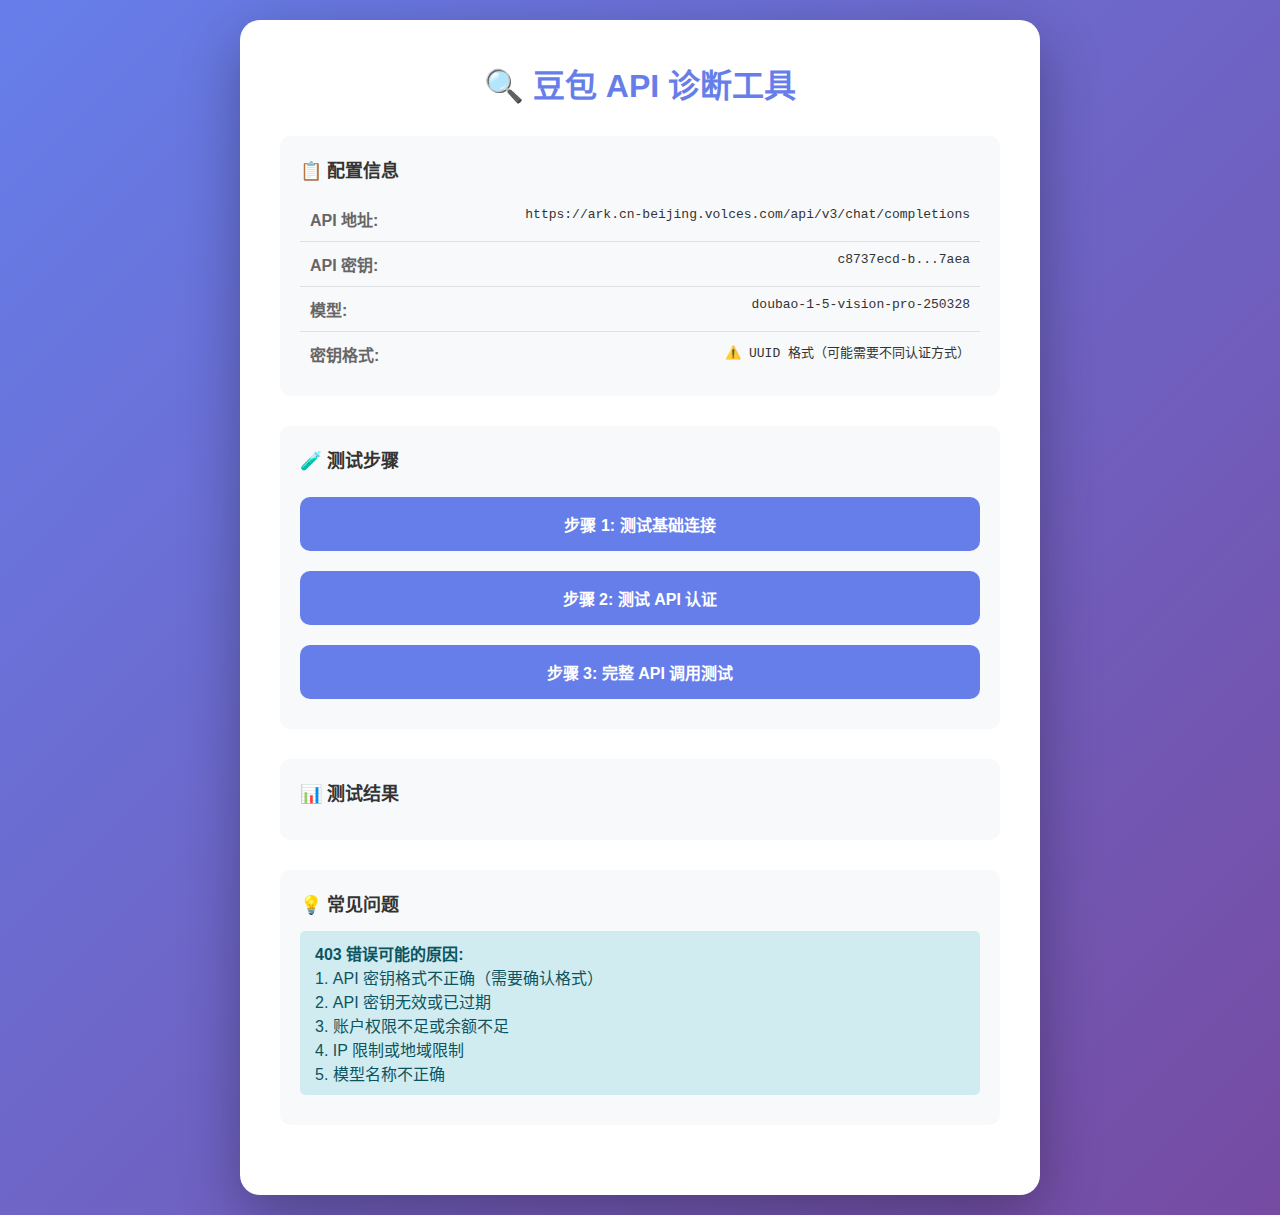
<file: api_diagnostic.html>
<!DOCTYPE html>
<html lang="zh-CN">
<head>
    <meta charset="UTF-8">
    <meta name="viewport" content="width=device-width, initial-scale=1.0">
    <title>API 诊断工具</title>
    <style>
        * { margin: 0; padding: 0; box-sizing: border-box; }
        body {
            font-family: -apple-system, BlinkMacSystemFont, "Segoe UI", Roboto, sans-serif;
            background: linear-gradient(135deg, #667eea 0%, #764ba2 100%);
            min-height: 100vh;
            padding: 20px;
        }
        .container {
            max-width: 800px;
            margin: 0 auto;
            background: white;
            border-radius: 20px;
            padding: 40px;
            box-shadow: 0 20px 60px rgba(0,0,0,0.3);
        }
        h1 {
            color: #667eea;
            margin-bottom: 30px;
            text-align: center;
        }
        .section {
            margin-bottom: 30px;
            padding: 20px;
            background: #f8f9fa;
            border-radius: 10px;
        }
        .section h2 {
            color: #333;
            margin-bottom: 15px;
            font-size: 18px;
        }
        .info-row {
            display: flex;
            justify-content: space-between;
            padding: 10px;
            border-bottom: 1px solid #dee2e6;
        }
        .info-row:last-child {
            border-bottom: none;
        }
        .label {
            font-weight: 600;
            color: #666;
        }
        .value {
            color: #333;
            font-family: monospace;
        }
        .status {
            padding: 10px 15px;
            border-radius: 5px;
            margin: 10px 0;
            font-weight: 500;
        }
        .success { background: #d4edda; color: #155724; }
        .error { background: #f8d7da; color: #721c24; }
        .warning { background: #fff3cd; color: #856404; }
        .info { background: #d1ecf1; color: #0c5460; }
        button {
            width: 100%;
            padding: 15px;
            background: #667eea;
            color: white;
            border: none;
            border-radius: 10px;
            cursor: pointer;
            font-size: 16px;
            font-weight: 600;
            margin: 10px 0;
        }
        button:hover {
            background: #5568d3;
        }
        button:disabled {
            background: #ccc;
            cursor: not-allowed;
        }
        pre {
            background: #282c34;
            color: #abb2bf;
            padding: 15px;
            border-radius: 5px;
            overflow-x: auto;
            font-size: 12px;
        }
        .hidden {
            display: none;
        }
    </style>
</head>
<body>
    <div class="container">
        <h1>🔍 豆包 API 诊断工具</h1>

        <div class="section">
            <h2>📋 配置信息</h2>
            <div class="info-row">
                <span class="label">API 地址:</span>
                <span class="value" id="apiUrl">检测中...</span>
            </div>
            <div class="info-row">
                <span class="label">API 密钥:</span>
                <span class="value" id="apiKey">检测中...</span>
            </div>
            <div class="info-row">
                <span class="label">模型:</span>
                <span class="value" id="model">检测中...</span>
            </div>
            <div class="info-row">
                <span class="label">密钥格式:</span>
                <span class="value" id="keyFormat">检测中...</span>
            </div>
        </div>

        <div class="section">
            <h2>🧪 测试步骤</h2>
            <button onclick="testStep1()">步骤 1: 测试基础连接</button>
            <button onclick="testStep2()">步骤 2: 测试 API 认证</button>
            <button onclick="testStep3()">步骤 3: 完整 API 调用测试</button>
        </div>

        <div class="section">
            <h2>📊 测试结果</h2>
            <div id="results"></div>
        </div>

        <div class="section hidden" id="errorSection">
            <h2>❌ 错误详情</h2>
            <pre id="errorDetails"></pre>
        </div>

        <div class="section">
            <h2>💡 常见问题</h2>
            <div class="status info">
                <strong>403 错误可能的原因:</strong><br>
                1. API 密钥格式不正确（需要确认格式）<br>
                2. API 密钥无效或已过期<br>
                3. 账户权限不足或余额不足<br>
                4. IP 限制或地域限制<br>
                5. 模型名称不正确
            </div>
        </div>
    </div>

    <script>
        const API_KEY = 'c8737ecd-bd2c-40c9-a24e-1f5602a37aea';
        const API_URL = 'https://ark.cn-beijing.volces.com/api/v3/chat/completions';
        const MODEL = 'doubao-1-5-vision-pro-250328';

        // 显示配置信息
        document.addEventListener('DOMContentLoaded', () => {
            document.getElementById('apiUrl').textContent = API_URL;
            document.getElementById('apiKey').textContent = API_KEY.substring(0, 10) + '...' + API_KEY.substring(API_KEY.length - 4);
            document.getElementById('model').textContent = MODEL;
            
            // 检查密钥格式
            if (API_KEY.startsWith('ak-')) {
                document.getElementById('keyFormat').textContent = '✅ 标准格式 (ak-...)';
            } else if (API_KEY.length === 36 && API_KEY.includes('-')) {
                document.getElementById('keyFormat').textContent = '⚠️ UUID 格式（可能需要不同认证方式）';
            } else {
                document.getElementById('keyFormat').textContent = '❓ 未知格式';
            }
        });

        function addResult(message, type = 'info') {
            const results = document.getElementById('results');
            const div = document.createElement('div');
            div.className = `status ${type}`;
            div.innerHTML = message;
            results.appendChild(div);
        }

        function showError(error) {
            const errorSection = document.getElementById('errorSection');
            const errorDetails = document.getElementById('errorDetails');
            errorSection.classList.remove('hidden');
            errorDetails.textContent = JSON.stringify(error, null, 2);
        }

        async function testStep1() {
            addResult('🔄 正在测试基础连接...', 'info');
            
            try {
                const response = await fetch(API_URL, {
                    method: 'OPTIONS'
                });
                
                addResult('✅ 步骤 1: 服务器可访问', 'success');
            } catch (error) {
                addResult(`❌ 步骤 1 失败: ${error.message}`, 'error');
                showError(error);
            }
        }

        async function testStep2() {
            addResult('🔄 正在测试 API 认证（Bearer Token）...', 'info');
            
            try {
                const response = await fetch(API_URL, {
                    method: 'POST',
                    headers: {
                        'Content-Type': 'application/json',
                        'Authorization': `Bearer ${API_KEY}`
                    },
                    body: JSON.stringify({
                        model: MODEL,
                        messages: [{role: 'user', content: 'test'}]
                    })
                });

                const text = await response.text();
                
                if (response.ok) {
                    addResult('✅ 步骤 2: Bearer Token 认证成功', 'success');
                } else {
                    addResult(`⚠️ 步骤 2: HTTP ${response.status}<br><small>${text}</small>`, 'warning');
                    
                    // 尝试其他认证方式
                    addResult('🔄 尝试使用 API-Key 头部...', 'info');
                    const response2 = await fetch(API_URL, {
                        method: 'POST',
                        headers: {
                            'Content-Type': 'application/json',
                            'Api-Key': API_KEY
                        },
                        body: JSON.stringify({
                            model: MODEL,
                            messages: [{role: 'user', content: 'test'}]
                        })
                    });
                    
                    if (response2.ok) {
                        addResult('✅ 使用 Api-Key 头部认证成功！', 'success');
                        addResult('💡 建议：需要修改代码使用 Api-Key 而不是 Bearer', 'info');
                    } else {
                        const text2 = await response2.text();
                        addResult(`❌ Api-Key 认证也失败: ${response2.status}<br><small>${text2}</small>`, 'error');
                    }
                }
                
                showError({ status: response.status, body: text });
            } catch (error) {
                addResult(`❌ 步骤 2 失败: ${error.message}`, 'error');
                showError(error);
            }
        }

        async function testStep3() {
            addResult('🔄 正在进行完整 API 调用测试...', 'info');
            
            try {
                const response = await fetch(API_URL, {
                    method: 'POST',
                    headers: {
                        'Content-Type': 'application/json',
                        'Authorization': `Bearer ${API_KEY}`
                    },
                    body: JSON.stringify({
                        model: MODEL,
                        messages: [
                            {
                                role: 'system',
                                content: '你是一个测试助手。'
                            },
                            {
                                role: 'user',
                                content: '请回复"测试成功"'
                            }
                        ],
                        temperature: 0.7,
                        max_tokens: 50
                    })
                });

                const text = await response.text();
                
                if (response.ok) {
                    const data = JSON.parse(text);
                    addResult(`✅ 步骤 3: 完整 API 调用成功！<br><strong>AI 回复:</strong> ${data.choices[0].message.content}`, 'success');
                } else {
                    addResult(`❌ 步骤 3 失败: HTTP ${response.status}<br><small>${text}</small>`, 'error');
                    showError({ status: response.status, body: text });
                }
            } catch (error) {
                addResult(`❌ 步骤 3 失败: ${error.message}`, 'error');
                showError(error);
            }
        }
    </script>
</body>
</html>
</file>
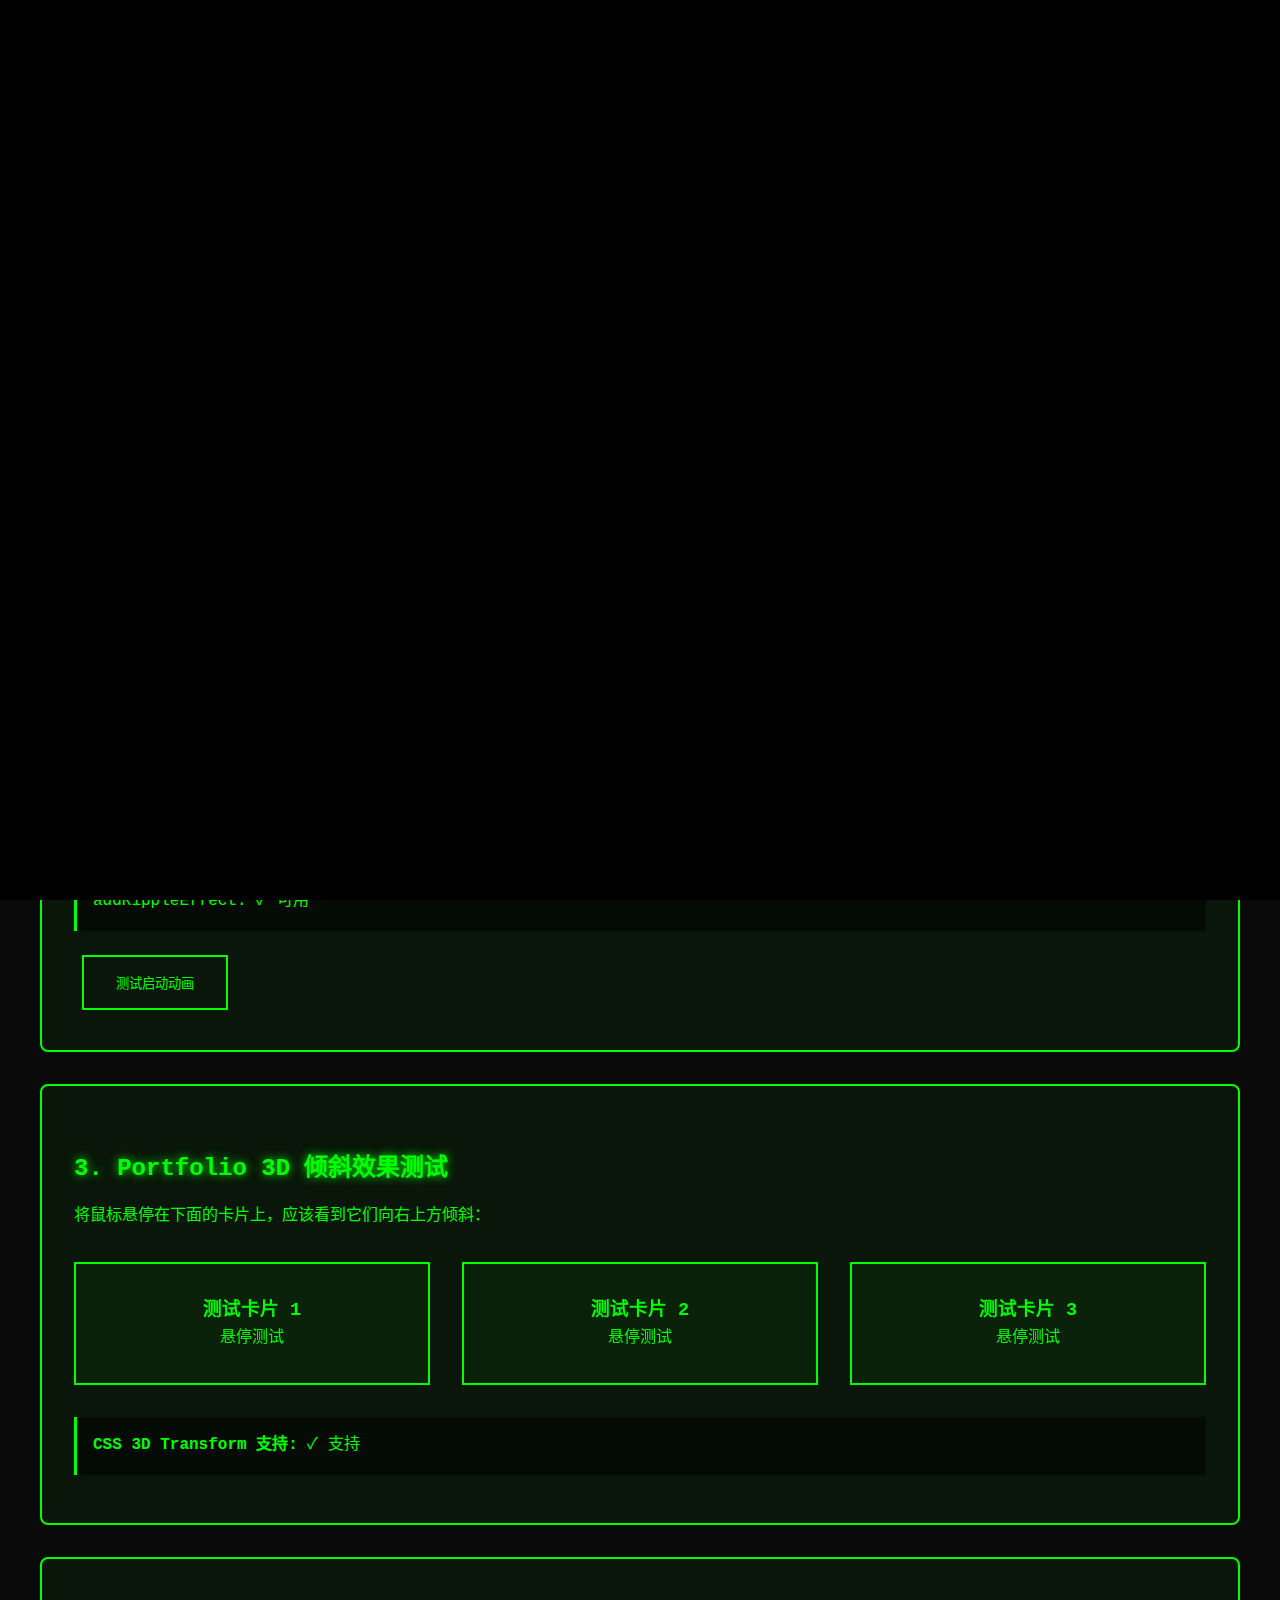
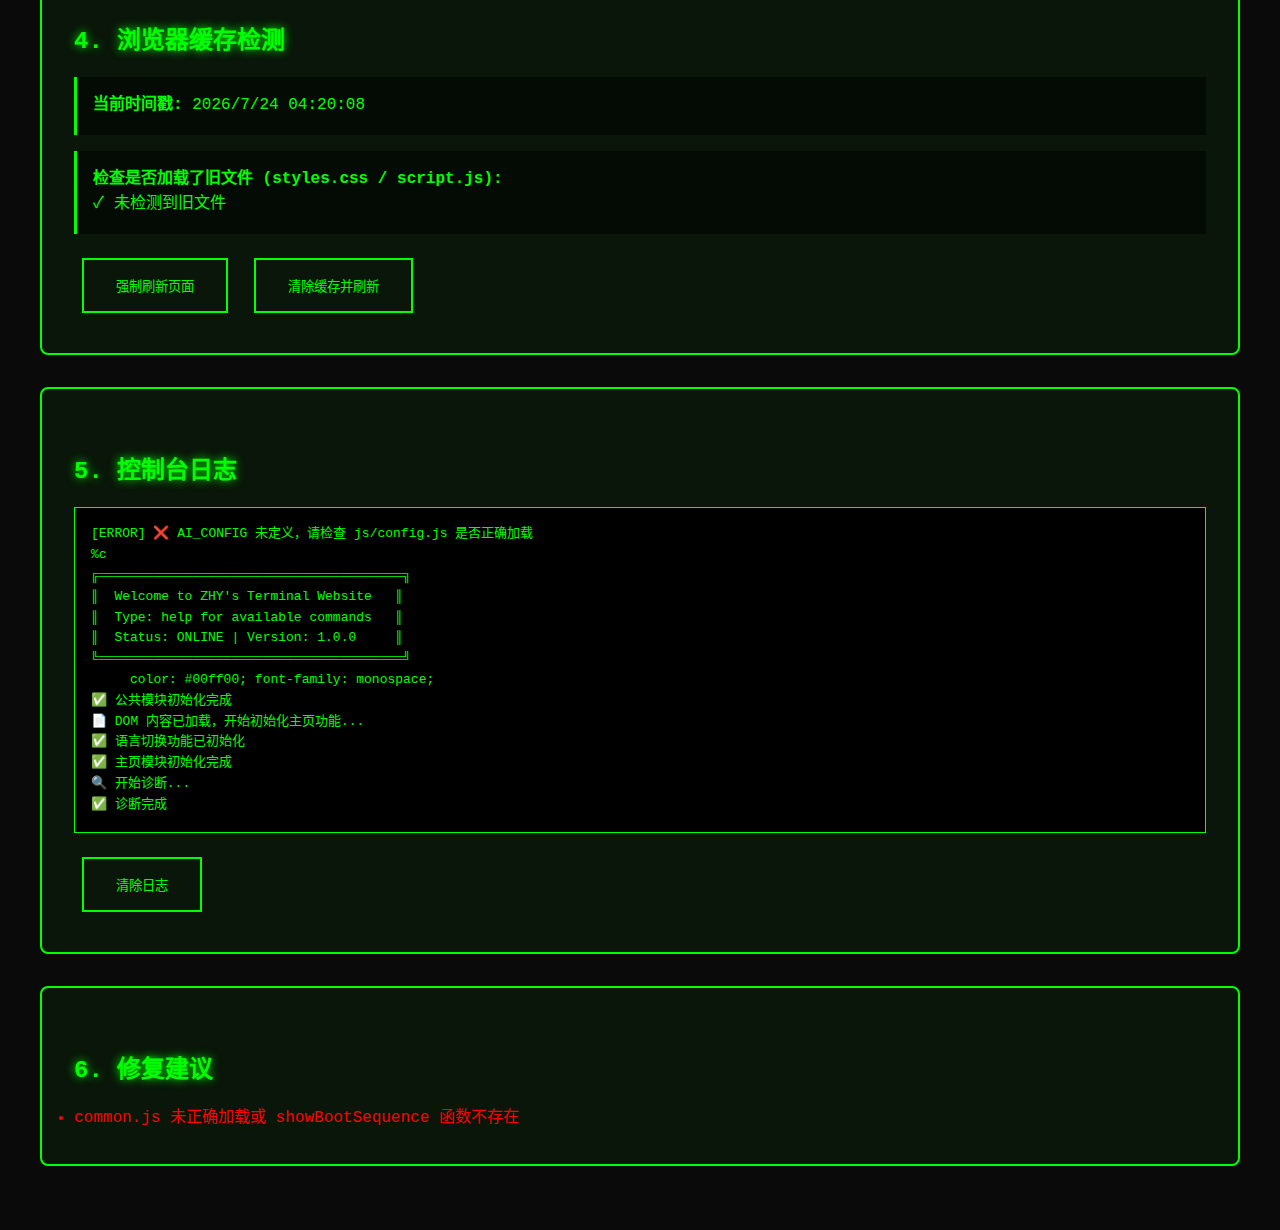
<file: diagnostic.html>
<!DOCTYPE html>
<html lang="zh-CN">
<head>
    <meta charset="UTF-8">
    <meta name="viewport" content="width=device-width, initial-scale=1.0">
    <title>效果诊断页面</title>
    <style>
        * { margin: 0; padding: 0; box-sizing: border-box; }
        body {
            font-family: 'Fira Code', monospace;
            background: #0a0a0a;
            color: #00ff00;
            padding: 2rem;
            line-height: 1.6;
        }
        .container {
            max-width: 1200px;
            margin: 0 auto;
        }
        h1, h2 { 
            margin: 2rem 0 1rem;
            text-shadow: 0 0 10px #00ff00;
        }
        .section {
            background: rgba(0, 255, 0, 0.05);
            border: 2px solid #00ff00;
            padding: 2rem;
            margin: 2rem 0;
            border-radius: 8px;
        }
        .test-item {
            padding: 1rem;
            margin: 1rem 0;
            background: rgba(0, 0, 0, 0.5);
            border-left: 3px solid #00ff00;
        }
        .success { color: #00ff00; }
        .error { color: #ff0000; }
        .warning { color: #ffaa00; }
        
        /* Portfolio 3D 测试 */
        .test-grid {
            display: grid;
            grid-template-columns: repeat(auto-fit, minmax(250px, 1fr));
            gap: 2rem;
            perspective: 1000px;
            margin: 2rem 0;
        }
        .test-card {
            background: rgba(0, 255, 0, 0.05);
            border: 2px solid #00ff00;
            padding: 2rem;
            text-align: center;
            transition: transform 0.6s;
            transform-style: preserve-3d;
            cursor: pointer;
        }
        .test-card:hover {
            transform: rotateY(5deg) rotateX(5deg) translateY(-10px);
            box-shadow: 0 0 30px rgba(0, 255, 0, 0.5);
        }
        
        /* 启动动画测试 */
        .boot-sequence {
            position: fixed;
            top: 0;
            left: 0;
            width: 100%;
            height: 100%;
            background-color: #000;
            color: #00ff00;
            display: flex;
            flex-direction: column;
            justify-content: center;
            align-items: center;
            font-family: 'Courier New', monospace;
            z-index: 10000;
            animation: fadeOut 1s ease-out 3s forwards;
        }
        @keyframes fadeOut {
            to { opacity: 0; visibility: hidden; }
        }
        .boot-line {
            opacity: 0;
            animation: fadeIn 0.5s ease-out forwards;
        }
        @keyframes fadeIn {
            to { opacity: 1; }
        }
        
        button {
            background: transparent;
            border: 2px solid #00ff00;
            color: #00ff00;
            padding: 1rem 2rem;
            font-family: 'Fira Code', monospace;
            cursor: pointer;
            margin: 0.5rem;
            transition: all 0.3s;
        }
        button:hover {
            background: rgba(0, 255, 0, 0.1);
            box-shadow: 0 0 20px rgba(0, 255, 0, 0.5);
        }
        
        pre {
            background: #000;
            padding: 1rem;
            border: 1px solid #00ff00;
            overflow-x: auto;
            margin: 1rem 0;
        }
    </style>
</head>
<body>
    <!-- 启动动画测试 -->
    <div class="boot-sequence" id="bootSequence">
        <div class="boot-line" style="animation-delay: 0s;">╔═══════════════════════════════════════╗</div>
        <div class="boot-line" style="animation-delay: 0.3s;">║  System Boot Test                    ║</div>
        <div class="boot-line" style="animation-delay: 0.6s;">║  Checking Effects...                 ║</div>
        <div class="boot-line" style="animation-delay: 0.9s;">╚═══════════════════════════════════════╝</div>
    </div>

    <div class="container">
        <h1>🔍 页面效果诊断工具</h1>
        
        <!-- 文件加载检测 -->
        <div class="section">
            <h2>1. 文件加载检测</h2>
            <div class="test-item">
                <strong>CSS 文件:</strong>
                <div id="cssFiles"></div>
            </div>
            <div class="test-item">
                <strong>JS 文件:</strong>
                <div id="jsFiles"></div>
            </div>
        </div>

        <!-- 函数可用性检测 -->
        <div class="section">
            <h2>2. 函数可用性检测</h2>
            <div id="functionTests"></div>
            <button onclick="testShowBootSequence()">测试启动动画</button>
        </div>

        <!-- Portfolio 3D 效果测试 -->
        <div class="section">
            <h2>3. Portfolio 3D 倾斜效果测试</h2>
            <p>将鼠标悬停在下面的卡片上，应该看到它们向右上方倾斜：</p>
            <div class="test-grid">
                <div class="test-card">
                    <h3>测试卡片 1</h3>
                    <p>悬停测试</p>
                </div>
                <div class="test-card">
                    <h3>测试卡片 2</h3>
                    <p>悬停测试</p>
                </div>
                <div class="test-card">
                    <h3>测试卡片 3</h3>
                    <p>悬停测试</p>
                </div>
            </div>
            <div class="test-item">
                <strong>CSS 3D Transform 支持:</strong>
                <span id="transformSupport"></span>
            </div>
        </div>

        <!-- 浏览器缓存检测 -->
        <div class="section">
            <h2>4. 浏览器缓存检测</h2>
            <div class="test-item">
                <strong>当前时间戳:</strong> <span id="timestamp"></span>
            </div>
            <div class="test-item">
                <strong>检查是否加载了旧文件 (styles.css / script.js):</strong>
                <div id="oldFiles"></div>
            </div>
            <button onclick="location.reload(true)">强制刷新页面</button>
            <button onclick="clearCacheAndReload()">清除缓存并刷新</button>
        </div>

        <!-- 控制台日志 -->
        <div class="section">
            <h2>5. 控制台日志</h2>
            <pre id="consoleLog"></pre>
            <button onclick="document.getElementById('consoleLog').textContent = ''">清除日志</button>
        </div>

        <!-- 修复建议 -->
        <div class="section">
            <h2>6. 修复建议</h2>
            <div id="suggestions"></div>
        </div>
    </div>

    <script>
        // 捕获控制台日志
        const originalLog = console.log;
        const originalError = console.error;
        const logElement = document.getElementById('consoleLog');
        
        console.log = function(...args) {
            logElement.textContent += args.join(' ') + '\n';
            originalLog.apply(console, args);
        };
        console.error = function(...args) {
            logElement.textContent += '[ERROR] ' + args.join(' ') + '\n';
            originalError.apply(console, args);
        };

        // 1. 检测 CSS 文件
        function detectCSSFiles() {
            const cssFiles = [];
            const links = document.getElementsByTagName('link');
            for (let link of links) {
                if (link.rel === 'stylesheet' && link.href.includes('.css')) {
                    cssFiles.push(link.href);
                }
            }
            
            let html = '<ul>';
            cssFiles.forEach(file => {
                const fileName = file.split('/').pop();
                if (fileName === 'common.css' || fileName === 'index.css') {
                    html += `<li class="success">✓ ${file}</li>`;
                } else if (fileName === 'styles.css') {
                    html += `<li class="error">✗ 检测到旧文件: ${file}</li>`;
                } else {
                    html += `<li>${file}</li>`;
                }
            });
            html += '</ul>';
            document.getElementById('cssFiles').innerHTML = html;
        }

        // 2. 检测 JS 文件
        function detectJSFiles() {
            const jsFiles = [];
            const scripts = document.getElementsByTagName('script');
            for (let script of scripts) {
                if (script.src && script.src.includes('.js')) {
                    jsFiles.push(script.src);
                }
            }
            
            let html = '<ul>';
            jsFiles.forEach(file => {
                const fileName = file.split('/').pop();
                if (fileName === 'common.js' || fileName === 'index.js') {
                    html += `<li class="success">✓ ${file}</li>`;
                } else if (fileName === 'script.js') {
                    html += `<li class="error">✗ 检测到旧文件: ${file}</li>`;
                } else {
                    html += `<li>${file}</li>`;
                }
            });
            html += '</ul>';
            document.getElementById('jsFiles').innerHTML = html;
        }

        // 3. 检测函数可用性
        function testFunctions() {
            const functions = [
                'showBootSequence',
                'initMatrixRain',
                'typeWriter',
                'addRippleEffect'
            ];
            
            let html = '';
            functions.forEach(funcName => {
                const exists = typeof window[funcName] === 'function';
                const status = exists ? 
                    `<span class="success">✓ 可用</span>` : 
                    `<span class="error">✗ 不可用</span>`;
                html += `<div class="test-item">${funcName}: ${status}</div>`;
            });
            
            document.getElementById('functionTests').innerHTML = html;
        }

        // 4. 测试启动动画
        function testShowBootSequence() {
            if (typeof showBootSequence === 'function') {
                showBootSequence();
                console.log('✅ 启动动画已触发');
            } else {
                console.error('❌ showBootSequence 函数不存在');
                alert('启动动画函数不可用！请检查 common.js 是否正确加载。');
            }
        }

        // 5. 检测 CSS 3D Transform 支持
        function checkTransformSupport() {
            const testDiv = document.createElement('div');
            const transforms = [
                'transform',
                'WebkitTransform',
                'MozTransform',
                'msTransform'
            ];
            
            let supported = false;
            for (let transform of transforms) {
                if (testDiv.style[transform] !== undefined) {
                    supported = true;
                    break;
                }
            }
            
            document.getElementById('transformSupport').innerHTML = supported ?
                '<span class="success">✓ 支持</span>' :
                '<span class="error">✗ 不支持</span>';
        }

        // 6. 显示时间戳
        function showTimestamp() {
            document.getElementById('timestamp').textContent = new Date().toLocaleString('zh-CN');
        }

        // 7. 检测旧文件
        function checkOldFiles() {
            const hasOldCSS = Array.from(document.styleSheets).some(sheet => 
                sheet.href && sheet.href.includes('styles.css')
            );
            const hasOldJS = Array.from(document.scripts).some(script => 
                script.src && script.src.includes('script.js')
            );
            
            let html = '';
            if (hasOldCSS) {
                html += '<div class="error">✗ 检测到旧的 styles.css 正在加载！</div>';
            }
            if (hasOldJS) {
                html += '<div class="error">✗ 检测到旧的 script.js 正在加载！</div>';
            }
            if (!hasOldCSS && !hasOldJS) {
                html = '<div class="success">✓ 未检测到旧文件</div>';
            }
            
            document.getElementById('oldFiles').innerHTML = html;
        }

        // 8. 清除缓存并刷新
        function clearCacheAndReload() {
            if ('caches' in window) {
                caches.keys().then(names => {
                    names.forEach(name => caches.delete(name));
                });
            }
            window.location.reload(true);
        }

        // 9. 生成修复建议
        function generateSuggestions() {
            let suggestions = [];
            
            // 检查是否有旧文件
            const hasOldFiles = 
                Array.from(document.styleSheets).some(sheet => sheet.href && sheet.href.includes('styles.css')) ||
                Array.from(document.scripts).some(script => script.src && script.src.includes('script.js'));
            
            if (hasOldFiles) {
                suggestions.push({
                    level: 'error',
                    text: '删除根目录的 styles.css 和 script.js 旧文件'
                });
            }
            
            // 检查函数可用性
            if (typeof showBootSequence !== 'function') {
                suggestions.push({
                    level: 'error',
                    text: 'common.js 未正确加载或 showBootSequence 函数不存在'
                });
            }
            
            if (suggestions.length === 0) {
                suggestions.push({
                    level: 'success',
                    text: '所有检查通过！如果效果仍不显示，请尝试清除浏览器缓存。'
                });
            }
            
            let html = '<ul>';
            suggestions.forEach(s => {
                html += `<li class="${s.level}">${s.text}</li>`;
            });
            html += '</ul>';
            
            document.getElementById('suggestions').innerHTML = html;
        }

        // 初始化所有检测
        window.addEventListener('DOMContentLoaded', () => {
            console.log('🔍 开始诊断...');
            detectCSSFiles();
            detectJSFiles();
            testFunctions();
            checkTransformSupport();
            showTimestamp();
            checkOldFiles();
            generateSuggestions();
            console.log('✅ 诊断完成');
        });
    </script>

    <!-- 加载实际的 JS 文件进行测试 -->
    <script src="js/common.js"></script>
    <script src="js/index.js"></script>
</body>
</html>
</file>
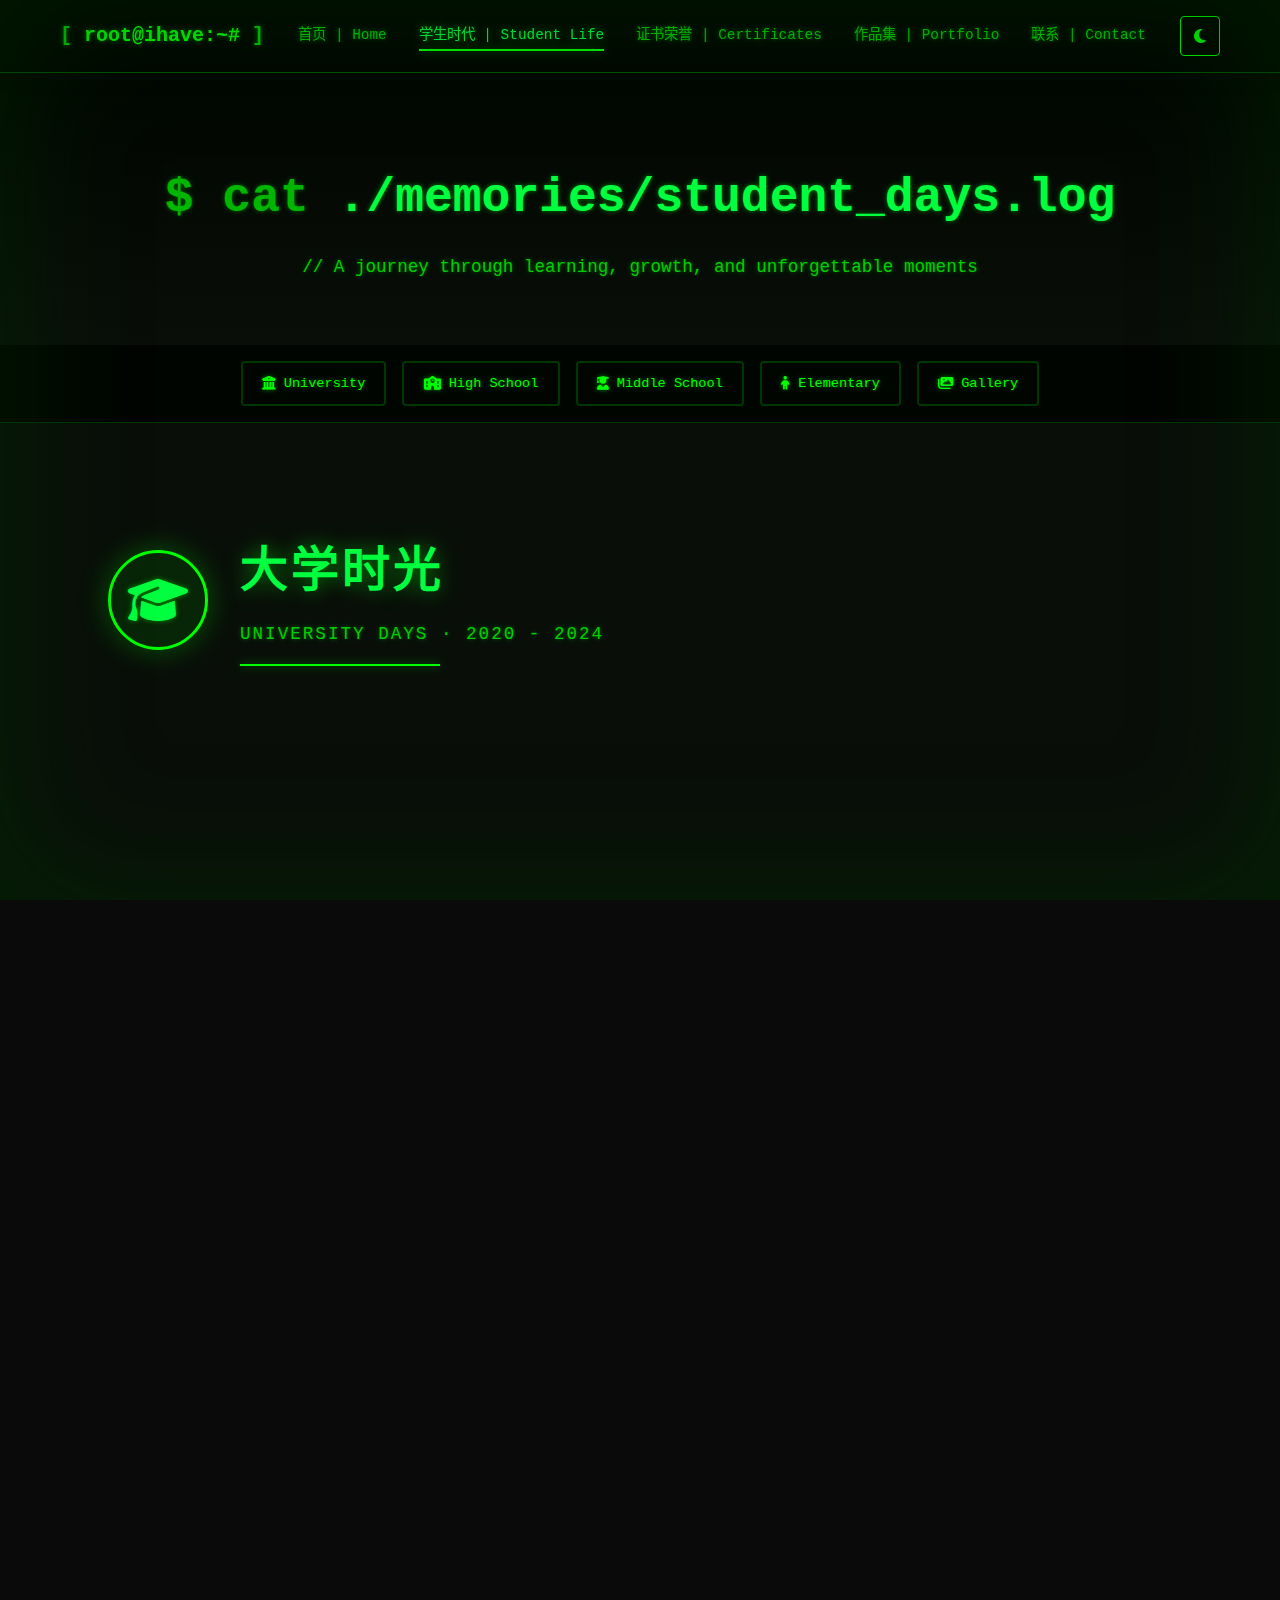
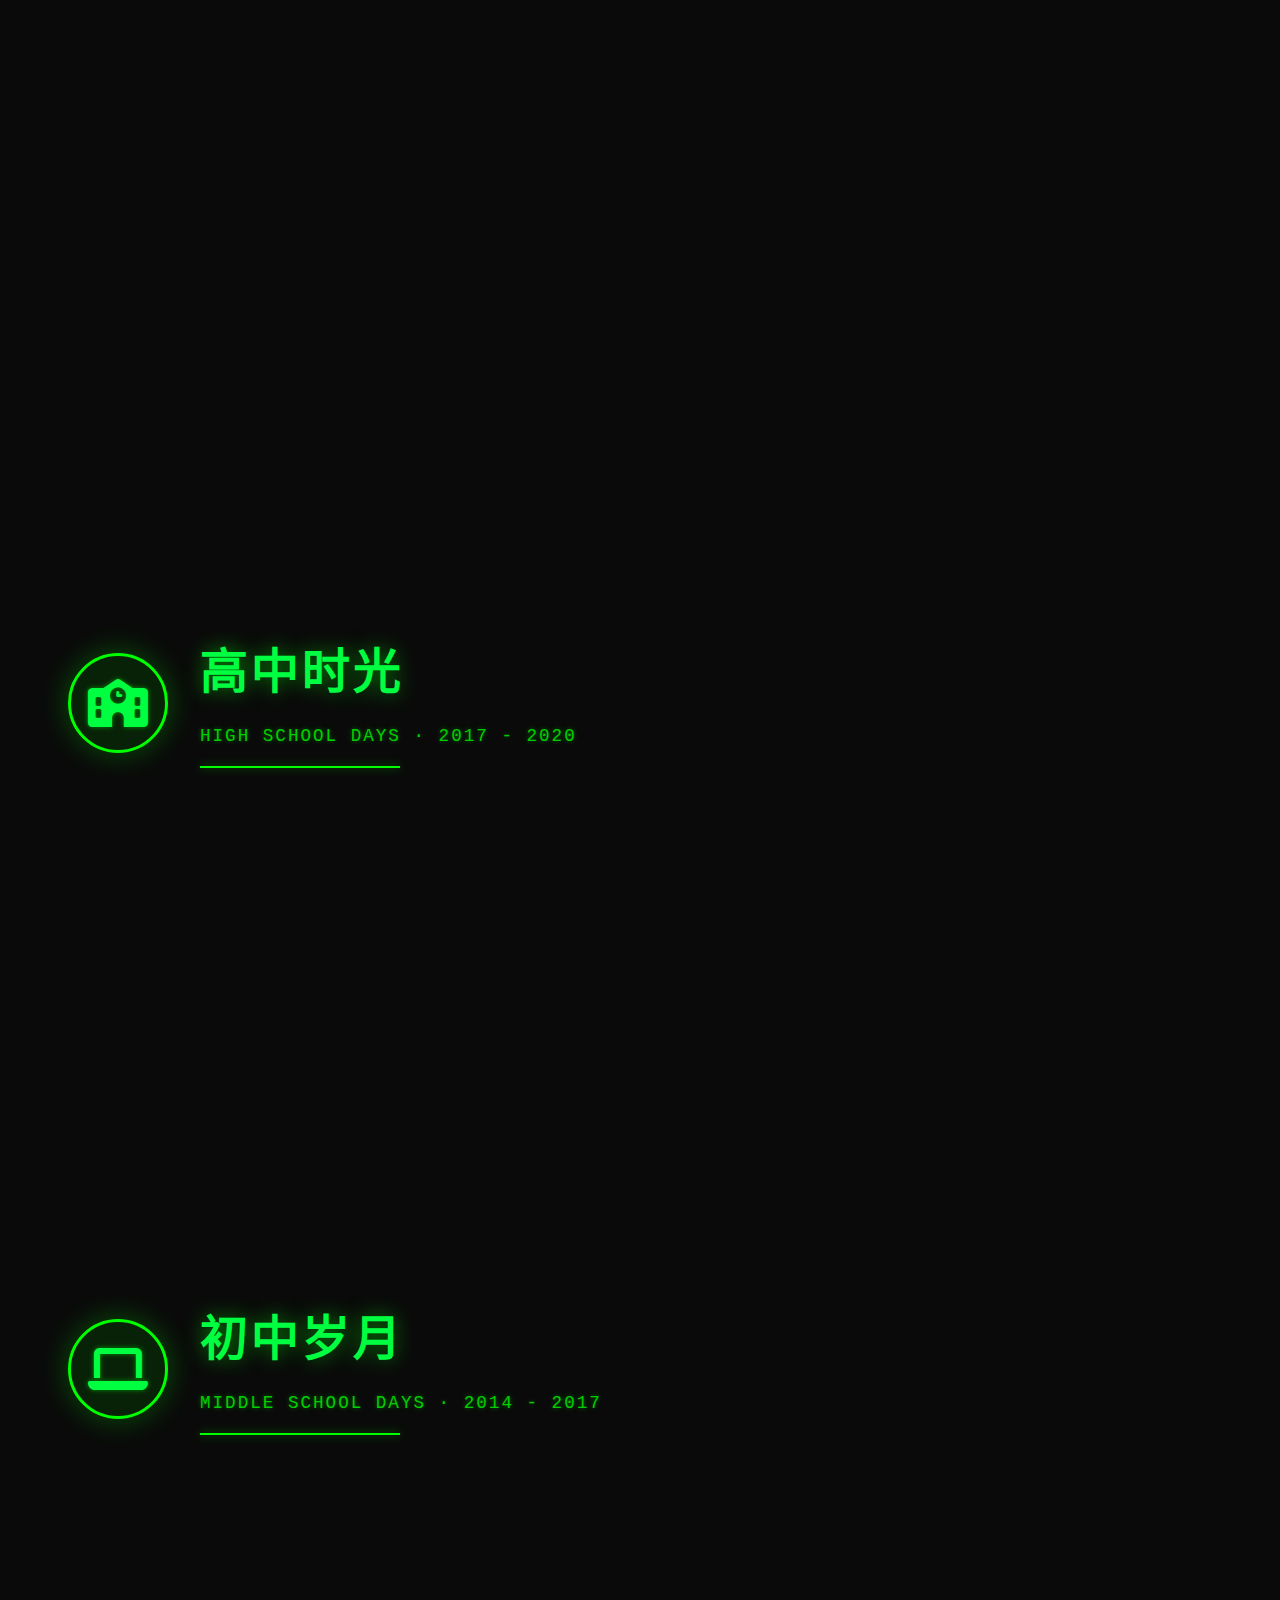
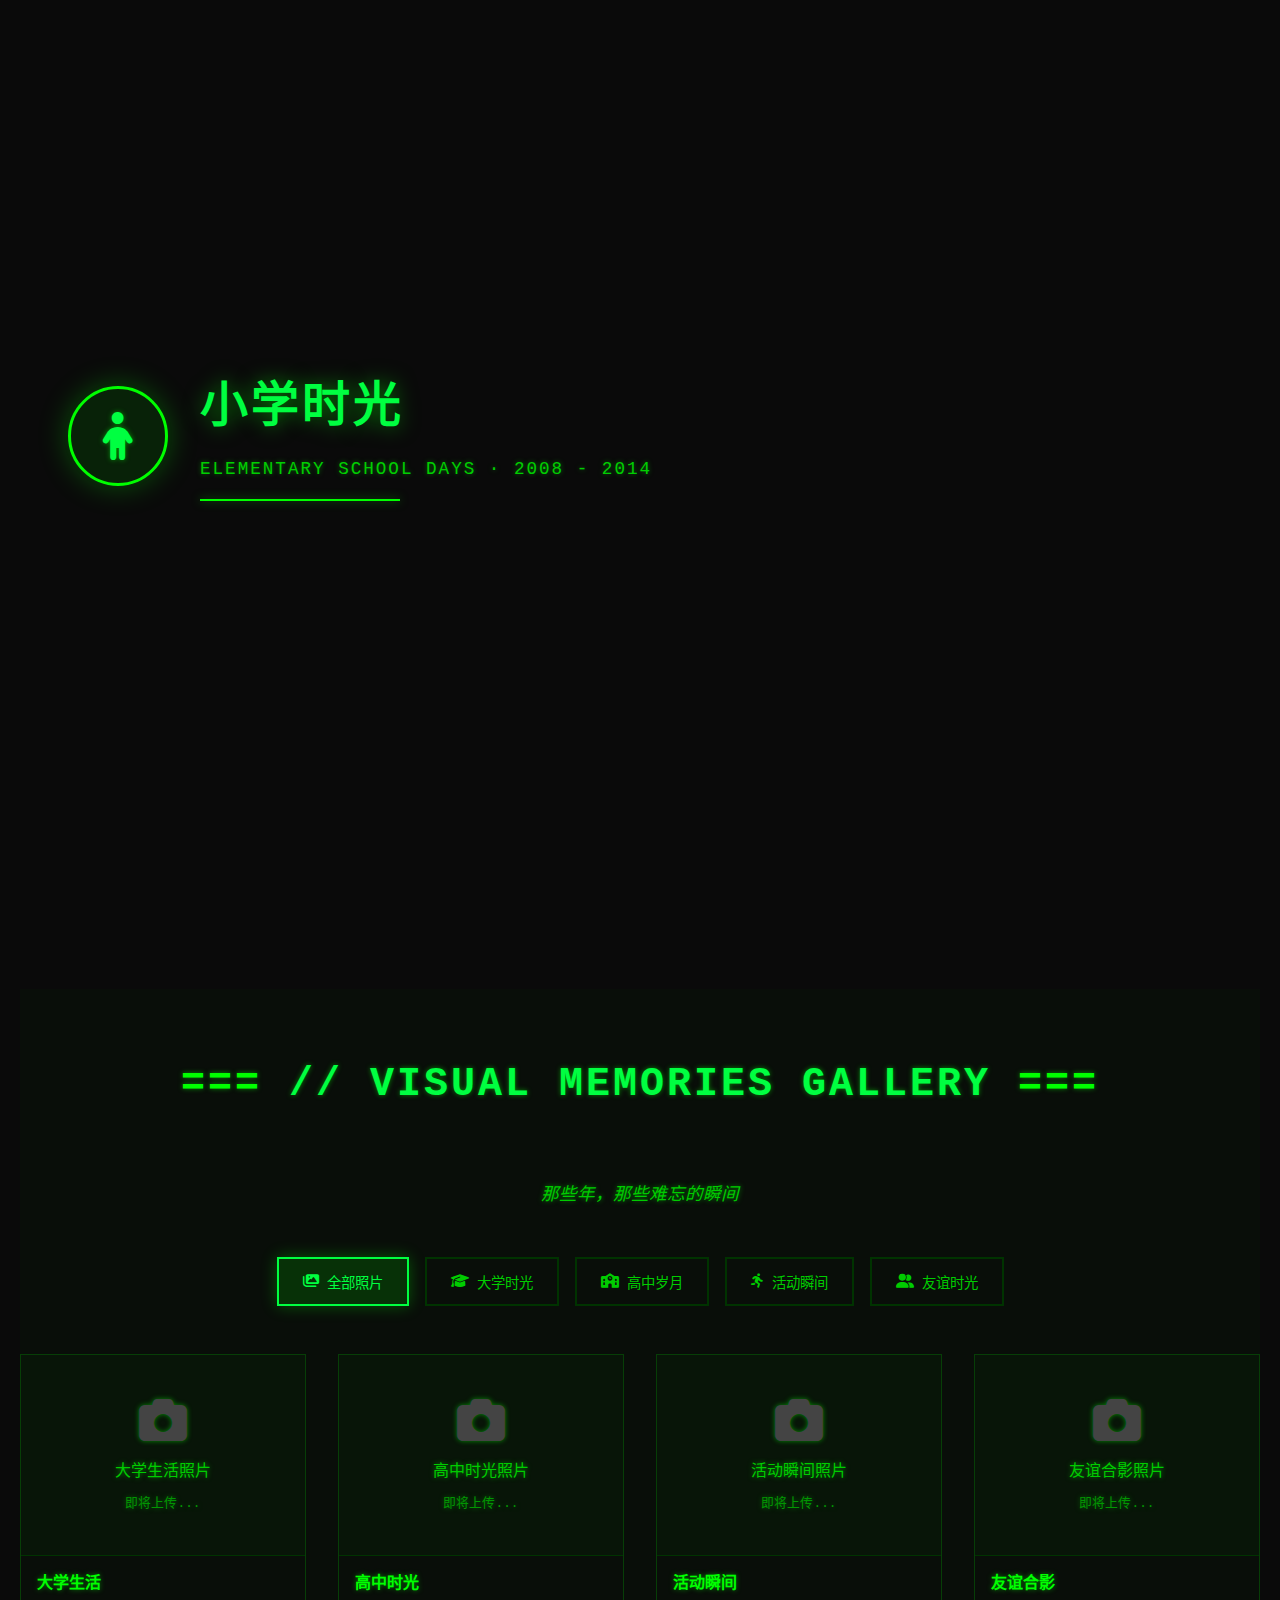
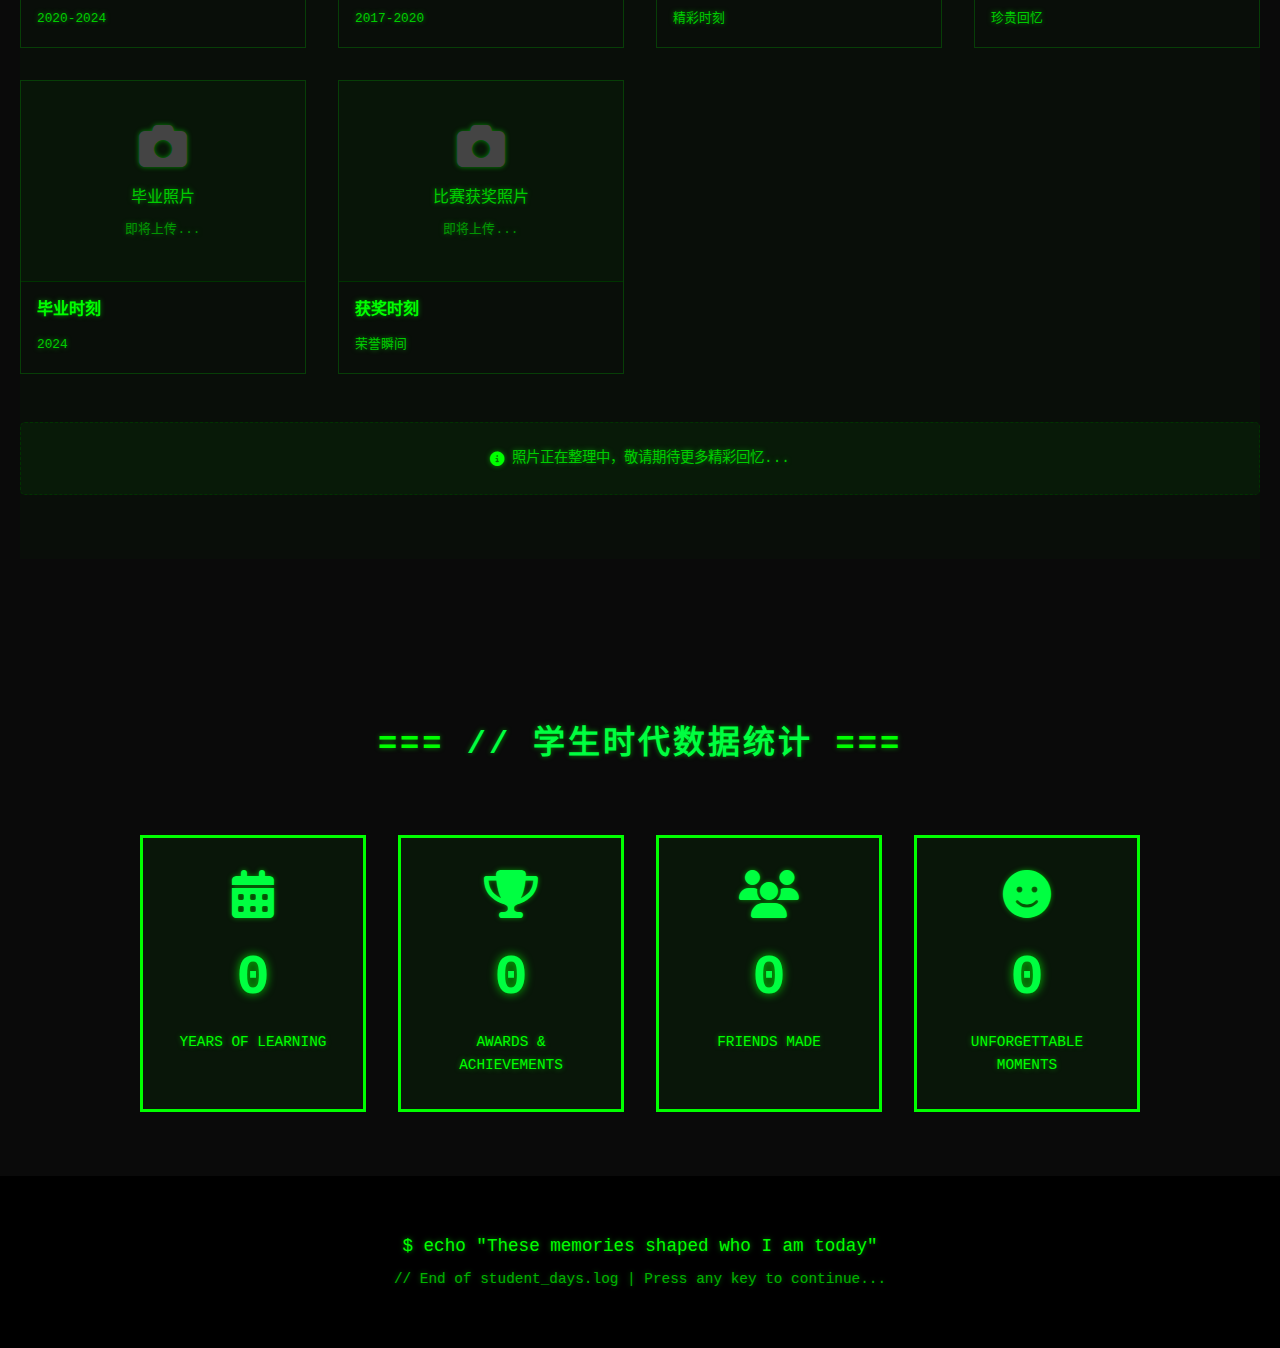
<file: student-life.html>
<!DOCTYPE html>
<html lang="zh-CN">

<head>
    <meta charset="UTF-8">
    <meta name="viewport" content="width=device-width, initial-scale=1.0">
    <!-- 关键：内联样式必须在所有外部资源之前，防止闪烁 -->
    <style>
        /* 浅色主题关键样式 - 在外部CSS加载前生效 */
        html[data-theme="light"],
        html[data-theme="light"] body {
            background-color: #F9F9F9 !important;
            color: #333333 !important;
        }

        /* 深色主题关键样式 */
        html:not([data-theme="light"]),
        html:not([data-theme="light"]) body {
            background-color: #000000;
            color: #00ff00;
        }
    </style>
    <!-- 主题初始化：在页面渲染前设置 -->
    <script>
        (function () {
            const theme = localStorage.getItem('theme') || 'light';
            document.documentElement.setAttribute('data-theme', theme);
        })();
    </script>
    <title>Student Days | Memory Archive</title>

    <!-- Favicon - 多尺寸支持 -->
    <link rel="apple-touch-icon" sizes="57x57" href="favicon.ico/apple-icon-57x57.png">
    <link rel="apple-touch-icon" sizes="60x60" href="favicon.ico/apple-icon-60x60.png">
    <link rel="apple-touch-icon" sizes="72x72" href="favicon.ico/apple-icon-72x72.png">
    <link rel="apple-touch-icon" sizes="76x76" href="favicon.ico/apple-icon-76x76.png">
    <link rel="apple-touch-icon" sizes="114x114" href="favicon.ico/apple-icon-114x114.png">
    <link rel="apple-touch-icon" sizes="120x120" href="favicon.ico/apple-icon-120x120.png">
    <link rel="apple-touch-icon" sizes="144x144" href="favicon.ico/apple-icon-144x144.png">
    <link rel="apple-touch-icon" sizes="152x152" href="favicon.ico/apple-icon-152x152.png">
    <link rel="apple-touch-icon" sizes="180x180" href="favicon.ico/apple-icon-180x180.png">
    <link rel="icon" type="image/png" sizes="192x192" href="favicon.ico/android-icon-192x192.png">
    <link rel="icon" type="image/png" sizes="32x32" href="favicon.ico/favicon-32x32.png">
    <link rel="icon" type="image/png" sizes="96x96" href="favicon.ico/favicon-96x96.png">
    <link rel="icon" type="image/png" sizes="16x16" href="favicon.ico/favicon-16x16.png">
    <link rel="manifest" href="favicon.ico/manifest.json">
    <meta name="msapplication-TileColor" content="#000000">
    <meta name="msapplication-TileImage" content="favicon.ico/ms-icon-144x144.png">
    <meta name="theme-color" content="#00ff00">

    <!-- Fonts -->
    <!-- Google Fonts removed - using system fonts for faster loading -->
    <!-- Original: https://fonts.googleapis.com/css2?family=Fira+Code:wght@300;400;500;600;700&family=JetBrains+Mono:wght@300;400;500;600;700&display=swap
        rel="stylesheet">

    <!-- Icons -->
    <link rel="stylesheet" href="vendor/fontawesome/css/all.min.css">

    <!-- Custom CSS - 先加载公共样式，再加载页面专用样式 -->
    <link rel="stylesheet" href="css/common.css">
    <link rel="stylesheet" href="css/student-life.css">
</head>

<body>
    <!-- 导航栏 -->
    <nav class="navbar" id="navbar">
        <div class="container">
            <div class="nav-logo">
                <a href="index.html">root@ihave:~#</a>
            </div>
            <ul class="nav-menu" id="navMenu">
                <li><a href="index.html">首页 | Home</a></li>
                <li><a href="student-life.html" class="active">学生时代 | Student Life</a></li>
                <li><a href="certificates.html">证书荣誉 | Certificates</a></li>
                <li><a href="index.html#portfolio">作品集 | Portfolio</a></li>
                <li><a href="index.html#contact">联系 | Contact</a></li>
            </ul>
            <div class="nav-actions">
                <button class="theme-toggle" id="themeToggle" aria-label="切换主题">
                    <i class="fas fa-adjust"></i>
                </button>
                <button class="mobile-menu-toggle" id="mobileMenuToggle" aria-label="菜单">
                    <i class="fas fa-bars"></i>
                </button>
            </div>
        </div>
    </nav>

    <!-- 页面标题 -->
    <header class="student-header">
        <div class="container">
            <h1 class="page-title">
                <span class="command-prompt">$ cat</span> ./memories/student_days.log
            </h1>
            <p class="page-subtitle">// A journey through learning, growth, and unforgettable moments</p>
        </div>
    </header>

    <!-- 时间线导航 - 目录式导航 -->
    <nav class="timeline-nav" id="timeline-nav">
        <div class="container">
            <a href="#section-university" class="timeline-btn active">
                <i class="fas fa-university"></i> University
            </a>
            <a href="#section-high" class="timeline-btn">
                <i class="fas fa-school"></i> High School
            </a>
            <a href="#section-middle" class="timeline-btn">
                <i class="fas fa-user-graduate"></i> Middle School
            </a>
            <a href="#section-elementary" class="timeline-btn">
                <i class="fas fa-child"></i> Elementary
            </a>
            <a href="#section-gallery" class="timeline-btn">
                <i class="fas fa-images"></i> Gallery
            </a>
        </div>
    </nav>

    <!-- 主要内容区域 -->
    <main class="student-main">
        <div class="container">

            <!-- 大学时期 - 独立板块 -->
            <section class="university-section" data-period="university" id="section-university">
                <div class="university-header">
                    <div class="header-decoration">
                        <i class="fas fa-graduation-cap"></i>
                    </div>
                    <div class="header-content">
                        <h1 class="university-title">大学时光</h1>
                        <p class="university-subtitle">UNIVERSITY DAYS · 2020 - 2024</p>
                        <div class="header-line"></div>
                    </div>
                </div>
                <div class="memory-grid">
                    <div class="memory-box">
                        <i class="fas fa-user-tie"></i>
                        <h3>扬帆舵手</h3>
                        <p>2024年10月被聘任为电子与通信工程系2024级本科生扬帆舵手，获得系级通报表扬。</p>
                        <div class="memory-tags">
                            <span>领导力</span>
                            <span>学生工作</span>
                            <span>表扬</span>
                        </div>
                    </div>
                    <div class="memory-box">
                        <i class="fas fa-award"></i>
                        <h3>校友会工作室</h3>
                        <p>电子与通信工程系校友会工作室通报表扬，担任校友工作室部员。</p>
                        <div class="memory-tags">
                            <span>校友工作</span>
                            <span>优秀</span>
                            <span>团队</span>
                        </div>
                    </div>
                    <div class="memory-box">
                        <i class="fas fa-microphone"></i>
                        <h3>配音大赛决赛</h3>
                        <p>晋级"声临万象，音为梦响"第九届配音大赛决赛，展现艺术才华。</p>
                        <div class="memory-tags">
                            <span>配音</span>
                            <span>艺术</span>
                            <span>决赛</span>
                        </div>
                    </div>
                    <div class="memory-box">
                        <i class="fas fa-users"></i>
                        <h3>VALSE 会议与学会会员</h3>
                        <p>2025年6月参加视觉与学习青年学者研讨会（VALSE），成为中国图像图形学会会员。</p>
                        <div class="memory-tags">
                            <span>学术会议</span>
                            <span>计算机视觉</span>
                            <span>学会会员</span>
                        </div>
                    </div>
                    <div class="memory-box">
                        <i class="fas fa-heart"></i>
                        <h3>心理中心助理</h3>
                        <p>2024-2025学年心理中心办公室学生助理，获评优秀，服务同学心理健康。</p>
                        <div class="memory-tags">
                            <span>心理健康</span>
                            <span>志愿服务</span>
                            <span>优秀</span>
                        </div>
                    </div>
                    <div class="memory-box">
                        <i class="fas fa-users-cog"></i>
                        <h3>学生组织骨干</h3>
                        <p>担任研究生管理服务部干部，广播台宣传部部员，参与多项校园活动组织。</p>
                        <div class="memory-tags">
                            <span>学生干部</span>
                            <span>组织能力</span>
                            <span>服务</span>
                        </div>
                    </div>
                    <div class="memory-box">
                        <i class="fas fa-pen-fancy"></i>
                        <h3>指尖华电公众号编辑</h3>
                        <p>担任指尖华电公众号推文编辑，创作6篇优秀作品。</p>
                        <div class="cert-skills" style="margin-top: 10px; padding-left: 0;">
                            <li
                                style="list-style: none; padding: 3px 0; color: var(--terminal-green-dim); font-size: 0.9rem;">
                                📝 最冷的冬天里，藏着最美好的礼物
                            </li>
                            <li
                                style="list-style: none; padding: 3px 0; color: var(--terminal-green-dim); font-size: 0.9rem;">
                                📝 寒假余额不足！如何拯救你的假期KPI？
                            </li>
                            <li
                                style="list-style: none; padding: 3px 0; color: var(--terminal-green-dim); font-size: 0.9rem;">
                                📝 时光会走远，童心不打烊 (编辑+供图 )
                            </li>
                            <li
                                style="list-style: none; padding: 3px 0; color: var(--terminal-green-dim); font-size: 0.9rem;">
                                📝 【甜蜜特辑】丝带玫瑰，浪漫绽放 (编辑+供图 )
                            </li>
                            <li
                                style="list-style: none; padding: 3px 0; color: var(--terminal-green-dim); font-size: 0.9rem;">
                                📝 书途同行：三本好书，三段奇境，开启你的诗与远方
                            </li>
                            <li
                                style="list-style: none; padding: 3px 0; color: var(--terminal-green-dim); font-size: 0.9rem;">
                                📝 小裁缝们"小得盈满"的时光 (供图 )
                            </li>
                        </div>
                        <div class="memory-tags">
                            <span>新媒体</span>
                            <span>文案创作</span>
                            <span>编辑</span>
                        </div>
                    </div>
                    <div class="memory-box">
                        <i class="fas fa-code"></i>
                        <h3>编程启蒙</h3>
                        <p>在CS101课程中发现了自己对编程的热情。构建了自己的第一个网站，并爱上了Web开发。</p>
                        <div class="memory-tags">
                            <span>Python</span>
                            <span>Web 开发</span>
                            <span>Passion</span>
                        </div>
                    </div>
                </div>
        </div>
        </div>
        </section>

        <!-- 高中时期 - 独立板块 -->
        <section class="university-section" data-period="high" id="section-high">
            <div class="university-header">
                <div class="header-decoration">
                    <i class="fas fa-school"></i>
                </div>
                <div class="header-content">
                    <h1 class="university-title">高中时光</h1>
                    <p class="university-subtitle">HIGH SCHOOL DAYS · 2017 - 2020</p>
                    <div class="header-line"></div>
                </div>
            </div>
            <div class="memory-grid">
                <div class="memory-box">
                    <i class="fas fa-school"></i>
                    <h3>考入市重点高中</h3>
                    <p>通过中考，成功考入市重点高中——五中，开启新的学习旅程。</p>
                    <div class="memory-tags">
                        <span>市重点</span>
                        <span>五中</span>
                        <span>新起点</span>
                    </div>
                </div>
                <div class="memory-box">
                    <i class="fas fa-trophy"></i>
                    <h3>高三年级第一名</h3>
                    <p>高三时期刻苦努力，第一次拿到年级第一名，这是对自己的肯定和鼓励。</p>
                    <div class="memory-tags">
                        <span>学业成就</span>
                        <span>年级第一</span>
                        <span>高三</span>
                    </div>
                </div>
                <div class="memory-box">
                    <i class="fas fa-book-reader"></i>
                    <h3>刻苦学习</h3>
                    <p>三年高中生活，在学业上不断进步，为大学打下坚实基础。</p>
                    <div class="memory-tags">
                        <span>勤奋</span>
                        <span>进步</span>
                        <span>成长</span>
                    </div>
                </div>
            </div>
        </section>

        <!-- 初中时期 - 独立板块 -->
        <section class="university-section" data-period="middle" id="section-middle">
            <div class="university-header">
                <div class="header-decoration">
                    <i class="fas fa-laptop"></i>
                </div>
                <div class="header-content">
                    <h1 class="university-title">初中岁月</h1>
                    <p class="university-subtitle">MIDDLE SCHOOL DAYS · 2014 - 2017</p>
                    <div class="header-line"></div>
                </div>
            </div>
            <div class="memory-grid">
                <div class="memory-box">
                    <i class="fas fa-desktop"></i>
                    <h3>第一台电脑</h3>
                    <p>拥有了人生第一台电脑。花了无数时间研究它的工作原理，拆拆装装。</p>
                    <div class="memory-tags">
                        <span>科技</span>
                        <span>好奇心</span>
                        <span>学习</span>
                    </div>
                </div>
                <div class="memory-box">
                    <i class="fas fa-camera"></i>
                    <h3>摄影社团</h3>
                    <p>发现了对摄影的热爱，记录校园活动和自然风光。</p>
                    <div class="memory-tags">
                        <span>摄影</span>
                        <span>创意</span>
                        <span>艺术</span>
                    </div>
                </div>
                <div class="memory-box">
                    <i class="fas fa-flag"></i>
                    <h3>班级代表</h3>
                    <p>连续两年当选班长，学到了宝贵的领导能力。</p>
                    <div class="memory-tags">
                        <span>领导力</span>
                        <span>责任</span>
                        <span>信任</span>
                    </div>
                </div>
            </div>
        </section>

        <!-- 小学时期 - 独立板块 -->
        <section class="university-section" data-period="elementary" id="section-elementary">
            <div class="university-header">
                <div class="header-decoration">
                    <i class="fas fa-child"></i>
                </div>
                <div class="header-content">
                    <h1 class="university-title">小学时光</h1>
                    <p class="university-subtitle">ELEMENTARY SCHOOL DAYS · 2008 - 2014</p>
                    <div class="header-line"></div>
                </div>
            </div>
            <div class="memory-grid">
                <div class="memory-box">
                    <i class="fas fa-paint-brush"></i>
                    <h3>艺术比赛</h3>
                    <p>在学校艺术比赛中获得一等奖，我的画作被展示在大厅里。</p>
                    <div class="memory-tags">
                        <span>艺术</span>
                        <span>成就</span>
                        <span>创造力</span>
                    </div>
                </div>
                <div class="memory-box">
                    <i class="fas fa-running"></i>
                    <h3>运动会冠军</h3>
                    <p>100米短跑获得金牌，这枚奖牌我至今还保留着！</p>
                    <div class="memory-tags">
                        <span>体育</span>
                        <span>胜利</span>
                        <span>骄傲</span>
                    </div>
                </div>
                <div class="memory-box">
                    <i class="fas fa-book-reader"></i>
                    <h3>阅读俱乐部</h3>
                    <p>6年时间读了50多本书，培养了对故事和想象力的热爱。</p>
                    <div class="memory-tags">
                        <span>阅读</span>
                        <span>想象力</span>
                        <span>知识</span>
                    </div>
                </div>
            </div>
        </section>

        <!-- 照片画廊 -->
        <div class="photo-gallery-section" id="section-gallery">
            <h2 class="section-title">// Visual Memories Gallery</h2>
            <p class="gallery-subtitle">那些年，那些难忘的瞬间</p>

            <!-- 画廊分类筛选 -->
            <div class="gallery-filters">
                <button class="filter-btn active" data-filter="all">
                    <i class="fas fa-images"></i> 全部照片
                </button>
                <button class="filter-btn" data-filter="university">
                    <i class="fas fa-graduation-cap"></i> 大学时光
                </button>
                <button class="filter-btn" data-filter="high">
                    <i class="fas fa-school"></i> 高中岁月
                </button>
                <button class="filter-btn" data-filter="activities">
                    <i class="fas fa-running"></i> 活动瞬间
                </button>
                <button class="filter-btn" data-filter="friends">
                    <i class="fas fa-user-friends"></i> 友谊时光
                </button>
            </div>

            <!-- 照片网格 -->
            <div class="photo-grid" id="photoGrid">
                <!-- 占位照片卡片 -->
                <div class="photo-item" data-category="university">
                    <div class="photo-placeholder">
                        <i class="fas fa-camera"></i>
                        <span>大学生活照片</span>
                        <p>即将上传...</p>
                    </div>
                    <div class="photo-info">
                        <h4>大学生活</h4>
                        <span class="photo-date">2020-2024</span>
                    </div>
                </div>

                <div class="photo-item" data-category="high">
                    <div class="photo-placeholder">
                        <i class="fas fa-camera"></i>
                        <span>高中时光照片</span>
                        <p>即将上传...</p>
                    </div>
                    <div class="photo-info">
                        <h4>高中时光</h4>
                        <span class="photo-date">2017-2020</span>
                    </div>
                </div>

                <div class="photo-item" data-category="activities">
                    <div class="photo-placeholder">
                        <i class="fas fa-camera"></i>
                        <span>活动瞬间照片</span>
                        <p>即将上传...</p>
                    </div>
                    <div class="photo-info">
                        <h4>活动瞬间</h4>
                        <span class="photo-date">精彩时刻</span>
                    </div>
                </div>

                <div class="photo-item" data-category="friends">
                    <div class="photo-placeholder">
                        <i class="fas fa-camera"></i>
                        <span>友谊合影照片</span>
                        <p>即将上传...</p>
                    </div>
                    <div class="photo-info">
                        <h4>友谊合影</h4>
                        <span class="photo-date">珍贵回忆</span>
                    </div>
                </div>

                <div class="photo-item" data-category="university">
                    <div class="photo-placeholder">
                        <i class="fas fa-camera"></i>
                        <span>毕业照片</span>
                        <p>即将上传...</p>
                    </div>
                    <div class="photo-info">
                        <h4>毕业时刻</h4>
                        <span class="photo-date">2024</span>
                    </div>
                </div>

                <div class="photo-item" data-category="activities">
                    <div class="photo-placeholder">
                        <i class="fas fa-camera"></i>
                        <span>比赛获奖照片</span>
                        <p>即将上传...</p>
                    </div>
                    <div class="photo-info">
                        <h4>获奖时刻</h4>
                        <span class="photo-date">荣誉瞬间</span>
                    </div>
                </div>
            </div>

            <!-- 照片上传提示 -->
            <div class="upload-hint">
                <i class="fas fa-info-circle"></i>
                <span>照片正在整理中，敬请期待更多精彩回忆...</span>
            </div>
        </div>

        <!-- 统计数据 -->
        <div class="stats-section">
            <h2 class="section-title">// 学生时代数据统计</h2>
            <div class="stats-grid">
                <div class="stat-box">
                    <i class="fas fa-calendar-alt"></i>
                    <div class="stat-number" data-target="16">0</div>
                    <div class="stat-label">Years of Learning</div>
                </div>
                <div class="stat-box">
                    <i class="fas fa-trophy"></i>
                    <div class="stat-number" data-target="15">0</div>
                    <div class="stat-label">Awards & Achievements</div>
                </div>
                <div class="stat-box">
                    <i class="fas fa-users"></i>
                    <div class="stat-number" data-target="500">0</div>
                    <div class="stat-label">Friends Made</div>
                </div>
                <div class="stat-box">
                    <i class="fas fa-smile"></i>
                    <div class="stat-number" data-target="999">0</div>
                    <div class="stat-label">Unforgettable Moments</div>
                </div>
            </div>
        </div>

        </div>
    </main>

    <!-- 页脚 -->
    <footer class="student-footer">
        <div class="container">
            <p>$ echo "These memories shaped who I am today"</p>
            <p class="footer-note">// End of student_days.log | Press any key to continue...</p>
        </div>
    </footer>

    <!-- 悬浮回到顶部按钮 -->
    <div class="floating-controls">
        <button id="backToTop" class="control-btn" aria-label="回到顶部">
            <i class="fas fa-arrow-up"></i>
        </button>
    </div>

    <!-- 时间线进度条 -->
    <div class="timeline-progress" id="timelineProgress"></div>

    <!-- Scripts - 先加载公共脚本，再加载页面专用脚本 -->
    <script src="js/common.js"></script>
    <script src="js/student-life.js"></script>
</body>

</html>
</file>
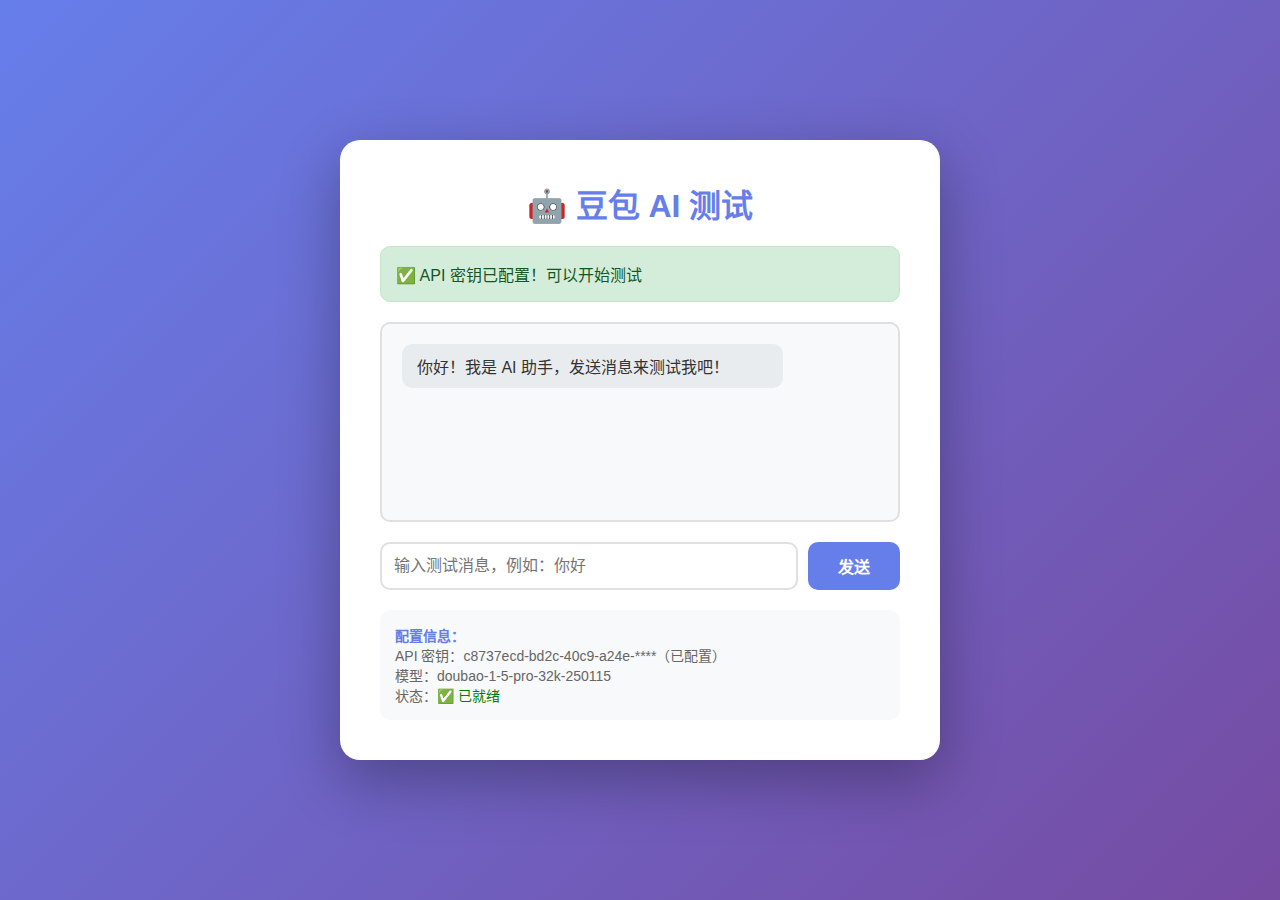
<file: test_ai.html>
<!DOCTYPE html>
<html lang="zh-CN">
<head>
    <meta charset="UTF-8">
    <meta name="viewport" content="width=device-width, initial-scale=1.0">
    <title>AI 测试页面</title>
    <style>
        * {
            margin: 0;
            padding: 0;
            box-sizing: border-box;
        }
        body {
            font-family: -apple-system, BlinkMacSystemFont, "Segoe UI", Roboto, sans-serif;
            background: linear-gradient(135deg, #667eea 0%, #764ba2 100%);
            min-height: 100vh;
            display: flex;
            align-items: center;
            justify-content: center;
            padding: 20px;
        }
        .container {
            background: white;
            border-radius: 20px;
            padding: 40px;
            max-width: 600px;
            width: 100%;
            box-shadow: 0 20px 60px rgba(0,0,0,0.3);
        }
        h1 {
            color: #667eea;
            margin-bottom: 20px;
            text-align: center;
        }
        .status {
            padding: 15px;
            border-radius: 10px;
            margin-bottom: 20px;
            font-weight: 500;
        }
        .status.success {
            background: #d4edda;
            color: #155724;
            border: 1px solid #c3e6cb;
        }
        .status.error {
            background: #f8d7da;
            color: #721c24;
            border: 1px solid #f5c6cb;
        }
        .status.info {
            background: #d1ecf1;
            color: #0c5460;
            border: 1px solid #bee5eb;
        }
        .chat-box {
            border: 2px solid #e0e0e0;
            border-radius: 10px;
            padding: 20px;
            min-height: 200px;
            margin-bottom: 20px;
            background: #f8f9fa;
        }
        .message {
            margin-bottom: 15px;
            padding: 10px 15px;
            border-radius: 10px;
            max-width: 80%;
        }
        .user-message {
            background: #667eea;
            color: white;
            margin-left: auto;
            text-align: right;
        }
        .ai-message {
            background: #e9ecef;
            color: #333;
        }
        .input-box {
            display: flex;
            gap: 10px;
        }
        input {
            flex: 1;
            padding: 12px;
            border: 2px solid #e0e0e0;
            border-radius: 10px;
            font-size: 16px;
        }
        input:focus {
            outline: none;
            border-color: #667eea;
        }
        button {
            padding: 12px 30px;
            background: #667eea;
            color: white;
            border: none;
            border-radius: 10px;
            cursor: pointer;
            font-size: 16px;
            font-weight: 600;
            transition: all 0.3s;
        }
        button:hover {
            background: #5568d3;
            transform: translateY(-2px);
        }
        button:disabled {
            background: #ccc;
            cursor: not-allowed;
            transform: none;
        }
        .loading {
            text-align: center;
            color: #667eea;
            font-style: italic;
        }
        .info-box {
            background: #f8f9fa;
            padding: 15px;
            border-radius: 10px;
            margin-top: 20px;
            font-size: 14px;
            color: #666;
        }
        .info-box strong {
            color: #667eea;
        }
    </style>
</head>
<body>
    <div class="container">
        <h1>🤖 豆包 AI 测试</h1>
        
        <div id="status" class="status info">
            ⏳ 正在检测配置...
        </div>

        <div class="chat-box" id="chatBox">
            <div class="message ai-message">
                你好！我是 AI 助手，发送消息来测试我吧！
            </div>
        </div>

        <div class="input-box">
            <input type="text" id="messageInput" placeholder="输入测试消息，例如：你好" />
            <button onclick="sendTestMessage()" id="sendBtn">发送</button>
        </div>

        <div class="info-box">
            <strong>配置信息：</strong><br>
            API 密钥：c8737ecd-bd2c-40c9-a24e-****（已配置）<br>
            模型：doubao-1-5-pro-32k-250115<br>
            状态：<span id="configStatus">检测中...</span>
        </div>
    </div>

    <script>
        // AI 配置
        const AI_CONFIG = {
            apiUrl: 'https://ark.cn-beijing.volces.com/api/v3/chat/completions',
            apiKey: 'c8737ecd-bd2c-40c9-a24e-1f5602a37aea',
            model: 'doubao-1-5-vision-pro-250328'
        };

        const statusDiv = document.getElementById('status');
        const chatBox = document.getElementById('chatBox');
        const messageInput = document.getElementById('messageInput');
        const sendBtn = document.getElementById('sendBtn');
        const configStatus = document.getElementById('configStatus');

        // 检测配置
        window.addEventListener('load', () => {
            if (AI_CONFIG.apiKey && AI_CONFIG.apiKey !== 'YOUR_ARK_API_KEY_HERE') {
                statusDiv.className = 'status success';
                statusDiv.innerHTML = '✅ API 密钥已配置！可以开始测试';
                configStatus.innerHTML = '<span style="color: green;">✅ 已就绪</span>';
            } else {
                statusDiv.className = 'status error';
                statusDiv.innerHTML = '❌ API 密钥未配置';
                configStatus.innerHTML = '<span style="color: red;">❌ 未配置</span>';
            }
        });

        // 发送测试消息
        async function sendTestMessage() {
            const message = messageInput.value.trim();
            if (!message) return;

            // 添加用户消息
            addMessage(message, 'user');
            messageInput.value = '';
            sendBtn.disabled = true;

            // 显示加载状态
            const loadingDiv = document.createElement('div');
            loadingDiv.className = 'loading';
            loadingDiv.id = 'loading';
            loadingDiv.textContent = '🤖 AI 正在思考...';
            chatBox.appendChild(loadingDiv);
            chatBox.scrollTop = chatBox.scrollHeight;

            try {
                // 调用 API
                const response = await fetch(AI_CONFIG.apiUrl, {
                    method: 'POST',
                    headers: {
                        'Content-Type': 'application/json',
                        'Authorization': `Bearer ${AI_CONFIG.apiKey}`
                    },
                    body: JSON.stringify({
                        model: AI_CONFIG.model,
                        messages: [
                            {
                                role: 'system',
                                content: '你是一个友好的AI助手。'
                            },
                            {
                                role: 'user',
                                content: message
                            }
                        ],
                        temperature: 0.7,
                        max_tokens: 500
                    })
                });

                // 移除加载提示
                const loading = document.getElementById('loading');
                if (loading) loading.remove();

                if (!response.ok) {
                    throw new Error(`API 错误: ${response.status} ${response.statusText}`);
                }

                const data = await response.json();
                const aiReply = data.choices[0].message.content;
                
                // 添加 AI 回复
                addMessage(aiReply, 'ai');
                
                // 更新状态
                statusDiv.className = 'status success';
                statusDiv.innerHTML = '✅ AI 正常工作！API 调用成功';

            } catch (error) {
                // 移除加载提示
                const loading = document.getElementById('loading');
                if (loading) loading.remove();

                // 显示错误
                statusDiv.className = 'status error';
                statusDiv.innerHTML = `❌ 错误: ${error.message}<br><small>请检查 API 密钥是否正确，或查看浏览器控制台获取详细信息</small>`;
                
                addMessage('抱歉，AI 调用失败。请检查配置。', 'ai');
                console.error('API 调用错误:', error);
            } finally {
                sendBtn.disabled = false;
            }
        }

        // 添加消息到聊天框
        function addMessage(text, type) {
            const messageDiv = document.createElement('div');
            messageDiv.className = `message ${type}-message`;
            messageDiv.textContent = text;
            chatBox.appendChild(messageDiv);
            chatBox.scrollTop = chatBox.scrollHeight;
        }

        // 回车发送
        messageInput.addEventListener('keypress', (e) => {
            if (e.key === 'Enter') {
                sendTestMessage();
            }
        });
    </script>
</body>
</html>
</file>
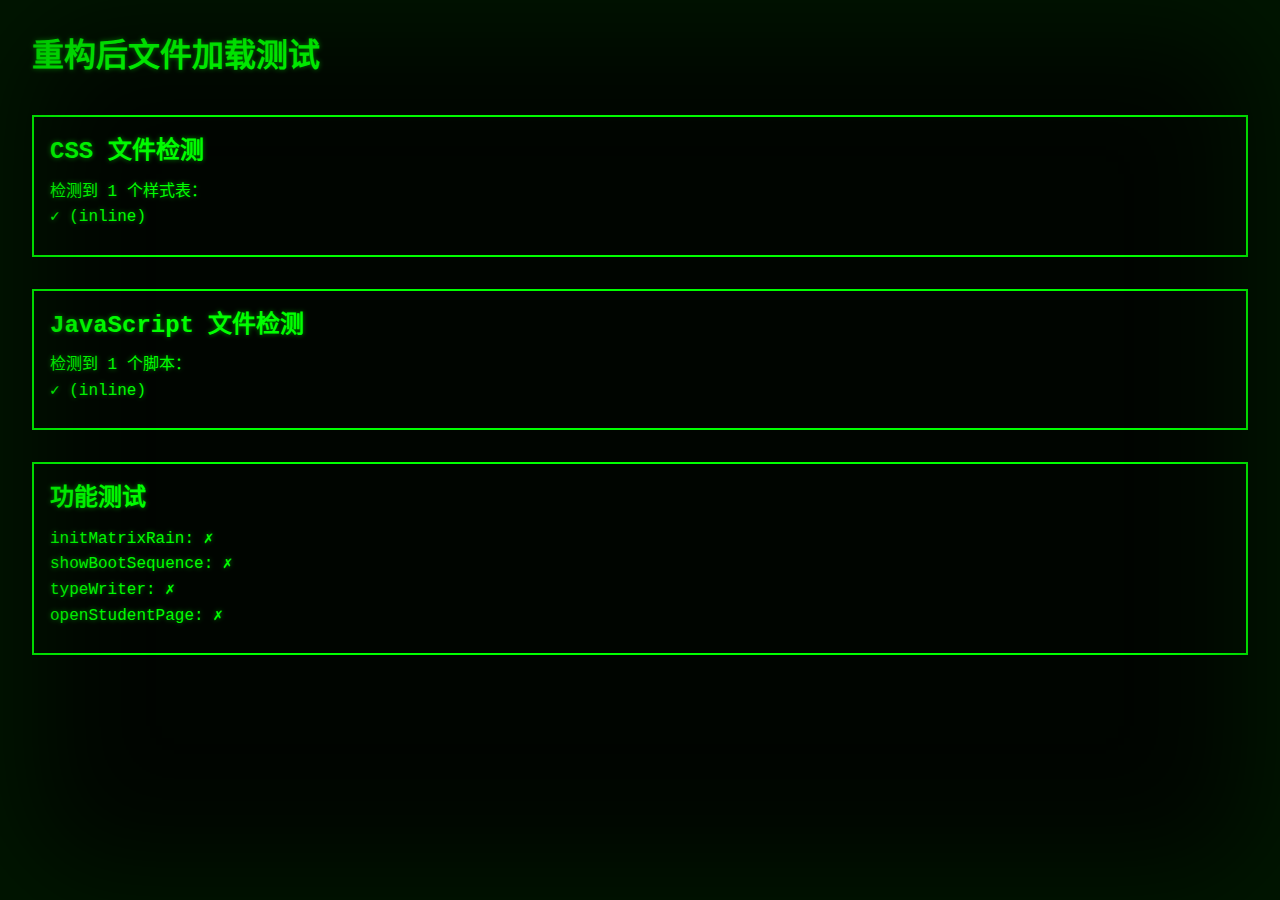
<file: test_refactoring.html>
<!DOCTYPE html>
<html lang="zh-CN">
<head>
    <meta charset="UTF-8">
    <meta name="viewport" content="width=device-width, initial-scale=1.0">
    <title>测试页面 - 验证重构</title>
    <style>
        body {
            font-family: 'Courier New', monospace;
            background: #0a0a0a;
            color: #00ff00;
            padding: 2rem;
        }
        .test-section {
            margin: 2rem 0;
            padding: 1rem;
            border: 2px solid #00ff00;
        }
        .test-item {
            margin: 0.5rem 0;
        }
        .success {
            color: #00ff00;
        }
        .error {
            color: #ff0000;
        }
    </style>
</head>
<body>
    <h1>重构后文件加载测试</h1>
    
    <div class="test-section">
        <h2>CSS 文件检测</h2>
        <div id="css-test" class="test-item">检测中...</div>
    </div>
    
    <div class="test-section">
        <h2>JavaScript 文件检测</h2>
        <div id="js-test" class="test-item">检测中...</div>
    </div>
    
    <div class="test-section">
        <h2>功能测试</h2>
        <div id="function-test" class="test-item">检测中...</div>
    </div>
    
    <script>
        // 检测 CSS
        const cssTest = document.getElementById('css-test');
        const cssFiles = Array.from(document.styleSheets).map(sheet => {
            try {
                return sheet.href || '(inline)';
            } catch(e) {
                return '(无法访问)';
            }
        });
        cssTest.innerHTML = `
            <div>检测到 ${cssFiles.length} 个样式表：</div>
            ${cssFiles.map(file => `<div>✓ ${file}</div>`).join('')}
        `;
        
        // 检测 JS
        const jsTest = document.getElementById('js-test');
        const scripts = Array.from(document.scripts).map(s => s.src || '(inline)');
        jsTest.innerHTML = `
            <div>检测到 ${scripts.length} 个脚本：</div>
            ${scripts.map(file => `<div>✓ ${file}</div>`).join('')}
        `;
        
        // 功能测试
        const functionTest = document.getElementById('function-test');
        const tests = [];
        
        // 测试 common.js 的函数
        tests.push(`initMatrixRain: ${typeof initMatrixRain === 'function' ? '✓' : '✗'}`);
        tests.push(`showBootSequence: ${typeof showBootSequence === 'function' ? '✓' : '✗'}`);
        tests.push(`typeWriter: ${typeof typeWriter === 'function' ? '✓' : '✗'}`);
        tests.push(`openStudentPage: ${typeof openStudentPage === 'function' ? '✓' : '✗'}`);
        
        functionTest.innerHTML = tests.map(t => `<div>${t}</div>`).join('');
    </script>
    
    <!-- 加载实际的文件 -->
    <link rel="stylesheet" href="css/common.css">
    <link rel="stylesheet" href="css/index.css">
    <script src="js/common.js"></script>
    <script src="js/index.js"></script>
</body>
</html>
</file>
<file: css/common.css>
/* ==================== 公共样式文件 ====================
 * 包含所有页面共享的样式：
 * - CSS 变量和主题配置
 * - 基础样式和重置
 * - CRT 终端效果
 * - 导航栏样式
 * - 按钮和表单组件
 * - 通用动画
 * - 响应式布局
 * ================================================= */

/* ========== 全局变量 ========== */
:root {
    /* 经典终端配色 - 黑底绿字 */
    --font-mono: 'Courier New', 'Monaco', 'Consolas', monospace;
    --font-sans: 'Inter', -apple-system, BlinkMacSystemFont, 'Segoe UI', Roboto, 'Helvetica Neue', Arial, sans-serif;

    --terminal-bg: #0a0a0a;
    --terminal-fg: #00ff00;
    --terminal-green: #00ff00;
    --terminal-green-dim: #00cc00;
    --terminal-green-dark: #003300;
    --terminal-green-bright: #00ff41;
    --terminal-shadow: rgba(var(--glow-rgb), 0.5);
    --terminal-glow: 0 0 5px rgba(var(--glow-rgb), 0.5);
    /* 核心发光色 RGB 值 (Theme Aware) */
    --glow-rgb: 0, 255, 0;

    /* 自定义绿色光标集合 */
    --cursor-default: url('data:image/svg+xml;utf8,<svg xmlns="http://www.w3.org/2000/svg" width="20" height="20" viewBox="0 0 20 20"><rect x="0" y="0" width="12" height="18" fill="%2300ff00" opacity="0.8"/></svg>'), auto;
    --cursor-pointer: url('data:image/svg+xml;utf8,<svg xmlns="http://www.w3.org/2000/svg" width="20" height="20" viewBox="0 0 20 20"><rect x="0" y="0" width="14" height="18" fill="%2300ff41" opacity="1"/><rect x="2" y="2" width="10" height="14" fill="%23000" opacity="0.3"/></svg>'), pointer;
    --cursor-text: url('data:image/svg+xml;utf8,<svg xmlns="http://www.w3.org/2000/svg" width="20" height="20" viewBox="0 0 20 20"><rect x="8" y="0" width="2" height="18" fill="%2300ff00"/></svg>'), text;

    /* 主题色 */
    --bg-primary: #000000;
    --bg-secondary: #0a0a0a;
    --bg-tertiary: #111111;
    --text-primary: #00ff00;
    --text-secondary: #00cc00;
    --accent-color: #00ff00;
    --accent-hover: #00ff41;
    --border-color: #00ff00;
    --shadow-sm: 0 0 10px rgba(var(--glow-rgb), 0.3);
    --shadow-md: 0 0 20px rgba(var(--glow-rgb), 0.4);
    --shadow-lg: 0 0 30px rgba(var(--glow-rgb), 0.5);
    --navbar-bg: rgba(0, 0, 0, 0.95);
    --chat-user-bg: #001a00;
    --chat-ai-bg: #000f00;

    /* 侧边栏和控制台的新变量 */
    --control-bg: rgba(0, 0, 0, 0.8);
    --control-color: #00ff00;
    --control-border: #00ff00;
    --sidebar-width: 300px;
    --sidebar-bg: rgba(10, 10, 10, 0.95);
    --sidebar-backdrop: blur(10px);
    --sidebar-border: 1px solid #00ff00;
    --sidebar-shadow: 0 0 50px rgba(var(--glow-rgb), 0.2);
}

/* 浅色主题 (Light Mode) - 磨砂玻璃风格 */
/* 浅色主题 (Light Mode) - 米白简约风 (Rice White Minimalist) */
[data-theme="light"] {
    /* 背景色：温润的米白色 */
    --bg-primary: #F9F9F9;
    --bg-secondary: #FFFFFF;
    --bg-tertiary: #F0F2F5;

    /* 文字颜色：柔和的深岩灰 */
    --text-primary: #333333;
    --text-secondary: #666666;

    /* 强调色：纯粹黑白灰 */
    --accent-color: #2C2C2C;
    --accent-hover: #000000;

    --border-color: #E0E0E0;
    --shadow-sm: 0 1px 3px rgba(0, 0, 0, 0.05);
    --shadow-md: 0 4px 6px rgba(0, 0, 0, 0.05);
    --shadow-lg: 0 10px 15px rgba(0, 0, 0, 0.08);
    --navbar-bg: rgba(249, 249, 249, 0.9);

    /* 终端特定颜色映射 - 转为极简黑灰 */
    --terminal-green: #2C2C2C;
    /* 主色调映射为深灰 */
    --terminal-green-dim: #666666;
    /* 装饰性元素颜色 */
    --terminal-green-bright: #000000;
    /* 高亮色 */
    --terminal-bg: #FFFFFF;

    --cursor-default: auto;
    --cursor-pointer: pointer;
    --cursor-text: text;

    /* 侧边栏浅色变量 */
    --control-bg: rgba(255, 255, 255, 0.95);
    --control-color: #333333;
    --control-border: #E6E6E6;
    --sidebar-bg: rgba(255, 255, 255, 0.95);
    --sidebar-backdrop: blur(20px);
    --sidebar-border: 1px solid rgba(0, 0, 0, 0.05);
    --sidebar-shadow: 0 10px 40px rgba(0, 0, 0, 0.08);

    /* 浅色模式光晕变透明/同色 (Invisible Glows) */
    --glow-rgb: 249, 249, 249;

    /* 浅色模式选区颜色：高端黑白 */
    ::selection {
        background: #000000;
        color: #ffffff;
    }
}

/* 浅色模式全局字体切换：无衬线现代体 */
[data-theme="light"] body {
    font-family: var(--font-sans) !important;
    text-shadow: none !important;
}

/* 浅色模式下滚动条美化 */
[data-theme="light"] ::-webkit-scrollbar {
    width: 8px;
    background: transparent;
}

[data-theme="light"] ::-webkit-scrollbar-thumb {
    background: rgba(0, 0, 0, 0.1);
    border-radius: 4px;
}

[data-theme="light"] ::-webkit-scrollbar-thumb:hover {
    background: rgba(0, 0, 0, 0.3);
}

/* 浅色模式下保留部分元素的极客等宽字体 (Hybrid Strategy) */
[data-theme="light"] code,
[data-theme="light"] pre,
[data-theme="light"] .nav-brand,
[data-theme="light"] .message-time,
[data-theme="light"] .status-badge,
[data-theme="light"] .project-link,
[data-theme="light"] .nav-menu a,
[data-theme="light"] .footer-section h3 {
    font-family: var(--font-mono) !important;
}

/* 浅色模式下移除所有绿色光效 */
[data-theme="light"] body::before,
[data-theme="light"] body::after {
    display: none !important;
}

[data-theme="light"] body {
    text-shadow: none !important;
}

/* 暗色主题保持一致 */
[data-theme="dark"] {
    --bg-primary: #000000;
    --bg-secondary: #0a0a0a;
    --bg-tertiary: #111111;
    --text-primary: #00ff00;
    --text-secondary: #00cc00;
    --accent-color: #00ff00;
    --accent-hover: #00ff41;
    --border-color: #00ff00;
    --shadow-sm: 0 0 10px rgba(var(--glow-rgb), 0.3);
    --shadow-md: 0 0 20px rgba(var(--glow-rgb), 0.4);
    --shadow-lg: 0 0 30px rgba(var(--glow-rgb), 0.5);
    --navbar-bg: rgba(0, 0, 0, 0.95);
    --chat-user-bg: #001a00;
    --chat-ai-bg: #000f00;
}

/* ========== 基础样式重置 ========== */
* {
    margin: 0;
    padding: 0;
    box-sizing: border-box;
    /* 自定义绿色光标 */
    cursor: var(--cursor-default);
}

html {
    scroll-behavior: smooth;
}

body {
    font-family: var(--font-mono);
    background-color: var(--bg-primary);
    color: var(--text-primary);
    line-height: 1.6;
    transition: background-color 0.3s ease, color 0.3s ease;
    position: relative;
    overflow-x: hidden;
    text-shadow: var(--terminal-glow);
}

/* ========== CRT 扫描线和屏幕光晕效果 ========== */
body::after {
    content: ' ';
    display: block;
    position: fixed;
    top: 0;
    left: 0;
    bottom: 0;
    right: 0;
    background: linear-gradient(rgba(18, 16, 16, 0) 50%, rgba(0, 0, 0, 0.25) 50%), linear-gradient(90deg, rgba(255, 0, 0, 0.06), rgba(var(--glow-rgb), 0.02), rgba(0, 0, 255, 0.06));
    z-index: 2;
    background-size: 100% 2px, 3px 100%;
    pointer-events: none;
    animation: scanlines 0.2s infinite;
}

@keyframes scanlines {
    0% {
        background-position: 0 0;
    }

    100% {
        background-position: 0 100%;
    }
}

/* 屏幕边缘光晕 */
body::before {
    content: '';
    position: fixed;
    top: 0;
    left: 0;
    width: 100%;
    height: 100%;
    pointer-events: none;
    z-index: 9999;
    box-shadow: inset 0 0 120px 30px var(--terminal-green-dark);
    opacity: 0.4;
}

/* CRT 闪烁效果 */
body::after {
    content: '';
    position: fixed;
    top: 0;
    left: 0;
    width: 100%;
    height: 100%;
    background: rgba(var(--glow-rgb), 0.02);
    pointer-events: none;
    z-index: 9998;
    animation: flicker 0.15s infinite;
}

@keyframes flicker {
    0% {
        opacity: 0.97;
    }

    50% {
        opacity: 1;
    }

    100% {
        opacity: 0.97;
    }
}

/* ========== 通用容器 ========== */
.container {
    max-width: 1200px;
    margin: 0 auto;
    padding: 0 20px;
}

.navbar .container {
    display: flex;
    justify-content: space-between;
    align-items: center;
    width: 100%;
    padding: 1rem 20px;
}

/* ========== 导航栏样式 ========== */
.navbar {
    position: fixed;
    top: 0;
    left: 0;
    right: 0;
    background-color: var(--navbar-bg);
    backdrop-filter: blur(10px);
    /* 用柔和的渐变阴影代替硬边框 */
    box-shadow: 0 1px 0 rgba(var(--glow-rgb), 0.3),
        0 4px 20px rgba(0, 0, 0, 0.1);
    border-bottom: none;
    z-index: 1000;
    transition: transform 0.3s cubic-bezier(0.4, 0, 0.2, 1),
        background-color 0.3s ease,
        box-shadow 0.3s ease,
        opacity 0.3s ease;
}

/* 导航栏滚动隐藏/显示动画 */
.navbar.nav-hidden {
    transform: translateY(-100%);
    opacity: 0;
}

.navbar.nav-visible {
    transform: translateY(0);
    opacity: 1;
}

.navbar.scrolled {
    background-color: var(--bg-primary);
    box-shadow: 0 1px 0 rgba(var(--glow-rgb), 0.4),
        0 8px 30px rgba(0, 0, 0, 0.15);
}

.nav-container {
    max-width: 1200px;
    margin: 0 auto;
    display: flex;
    justify-content: space-between;
    align-items: center;
    padding: 1rem 20px;
}

.nav-logo a {
    font-size: 1.25rem;
    font-weight: 700;
    color: var(--accent-color);
    text-decoration: none;
    font-family: 'Courier New', monospace;
    text-shadow: var(--terminal-glow);
    transition: color 0.3s ease, text-shadow 0.3s ease;
}

[data-theme="light"] .nav-logo a {
    text-shadow: none !important;
    color: var(--text-primary);
}

.nav-logo a::before {
    content: '[ ';
    color: var(--terminal-green-dim);
}

.nav-logo a::after {
    content: ' ]';
    color: var(--terminal-green-dim);
}

.nav-menu {
    display: flex;
    list-style: none;
    gap: 2rem;
    margin: 0;
    padding: 0;
}

.nav-menu a {
    color: var(--terminal-green-dim);
    text-decoration: none;
    font-family: 'Fira Code', monospace;
    font-size: 0.9rem;
    transition: color 0.3s ease;
    position: relative;
    font-weight: normal;
    /* Override common default if any */
}

.nav-menu a:hover,
.nav-menu a.active {
    color: var(--terminal-green-bright);
    text-shadow: 0 0 8px rgba(var(--glow-rgb), 0.6);
}

/* Optional: Active indicator line from certificates.css if desired, 
   but user just said 'exactly the same', so adding it is safer */
.nav-menu a.active::after {
    content: '';
    position: absolute;
    bottom: -8px;
    left: 0;
    width: 100%;
    height: 2px;
    background: var(--terminal-green);
    box-shadow: 0 0 10px rgba(var(--glow-rgb), 0.5);
}

.nav-link {
    color: var(--text-primary);
    text-decoration: none;
    font-weight: 500;
    transition: color 0.3s ease;
    position: relative;
    font-family: 'Courier New', monospace;
}

.nav-link::before {
    content: '> ';
    opacity: 0;
    transition: opacity 0.3s ease;
}

.nav-link:hover::before {
    opacity: 1;
}

.nav-link::after {
    content: '';
    position: absolute;
    bottom: -5px;
    left: 0;
    width: 0;
    height: 2px;
    background-color: var(--accent-color);
    box-shadow: var(--terminal-glow);
    transition: width 0.3s ease;
}

.nav-link:hover::after {
    width: 100%;
}

.nav-actions {
    display: flex;
    align-items: center;
    gap: 1rem;
}

.theme-toggle,
.mobile-menu-toggle {
    background: none;
    border: 1px solid var(--terminal-green);
    color: var(--text-primary);
    font-size: 1.2rem;
    /* cursor 继承自全局设置，无需重复声明 */
    width: 40px;
    height: 40px;
    padding: 0;
    display: flex;
    align-items: center;
    justify-content: center;
    border-radius: 3px;
    transition: all 0.3s ease;
    font-family: 'Courier New', monospace;
}

.theme-toggle:hover,
.mobile-menu-toggle:hover {
    background-color: var(--terminal-green);
    color: var(--bg-primary);
    box-shadow: var(--terminal-glow);
}

.mobile-menu-toggle {
    display: none;
}

/* ========== 通用按钮样式 ========== */
.btn {
    padding: 1rem 2rem;
    border-radius: 0;
    text-decoration: none;
    font-weight: 500;
    transition: all 0.3s ease;
    border: 2px solid var(--terminal-green);
    /* cursor 继承自全局 var(--cursor-pointer)，无需重复声明 */
    font-size: 0.89rem;
    font-family: 'Courier New', monospace;
    text-transform: uppercase;
    letter-spacing: 1px;
    display: inline-block;
}

.btn-primary {
    background: transparent;
    color: var(--terminal-green);
    box-shadow: 0 0 10px rgba(var(--glow-rgb), 0.3);
}

.btn-primary::before {
    content: '[';
    color: var(--terminal-green-bright);
}

.btn-primary::after {
    content: ']';
    color: var(--terminal-green-bright);
}

.btn-primary:hover {
    background: var(--terminal-green);
    color: var(--terminal-bg);
    box-shadow: var(--terminal-glow);
    transform: translateY(-2px);
}

.btn-secondary {
    background: transparent;
    color: var(--terminal-green);
    border: 2px solid var(--terminal-green-dark);
}

.btn-secondary::before {
    content: '< ';
}

.btn-secondary::after {
    content: ' >';
}

.btn-secondary:hover {
    border-color: var(--terminal-green);
    box-shadow: var(--terminal-glow);
    transform: translateY(-2px);
}

/* ========== 通用标题样式 ========== */
.section-title {
    font-size: 2.5rem;
    text-align: center;
    margin-bottom: 3rem;
    position: relative;
    padding-bottom: 1rem;
    color: var(--terminal-green-bright);
    font-family: 'Courier New', monospace;
    text-transform: uppercase;
    letter-spacing: 3px;
    text-shadow: var(--terminal-glow);
}

.section-title::before {
    content: '=== ';
    color: var(--terminal-green);
}

.section-title::after {
    content: ' ===';
    color: var(--terminal-green);
}

.section-subtitle {
    text-align: center;
    color: var(--terminal-green);
    margin-bottom: 2rem;
    font-size: 1.1rem;
    font-family: 'Courier New', monospace;
    opacity: 0.7;
}

.section-subtitle::before {
    content: '// ';
    color: var(--terminal-green-dark);
}

/* ========== 通用动画 ========== */
@keyframes fadeInUp {
    from {
        opacity: 0;
        transform: translateY(30px);
    }

    to {
        opacity: 1;
        transform: translateY(0);
    }
}

@keyframes fadeInLeft {
    from {
        opacity: 0;
        transform: translateX(-50px);
    }

    to {
        opacity: 1;
        transform: translateX(0);
    }
}

@keyframes fadeInRight {
    from {
        opacity: 0;
        transform: translateX(50px);
    }

    to {
        opacity: 1;
        transform: translateX(0);
    }
}

@keyframes glow {

    0%,
    100% {
        text-shadow: 0 0 10px rgba(var(--glow-rgb), 0.8),
            0 0 20px rgba(var(--glow-rgb), 0.5);
    }

    50% {
        text-shadow: 0 0 20px rgba(var(--glow-rgb), 1),
            0 0 30px rgba(var(--glow-rgb), 0.7);
    }
}

@keyframes bounce {

    0%,
    100% {
        transform: translateY(0);
    }

    50% {
        transform: translateY(-10px);
    }
}

@keyframes float {

    0%,
    100% {
        transform: translateY(0px);
    }

    50% {
        transform: translateY(-10px);
    }
}

@keyframes blink {

    0%,
    50% {
        opacity: 1;
    }

    51%,
    100% {
        opacity: 0;
    }
}

/* ========== 滚动条样式 ========== */
::-webkit-scrollbar {
    width: 10px;
    background: var(--bg-primary);
}

::-webkit-scrollbar-track {
    background: var(--bg-secondary);
    border: 1px solid var(--terminal-green-dark);
}

::-webkit-scrollbar-thumb {
    background: transparent;
    border: 2px solid var(--terminal-green);
    border-radius: 5px;
}

::-webkit-scrollbar-thumb:hover {
    background: var(--terminal-green-dark);
    border-color: var(--terminal-green-bright);
}

/* ========== 选中文本样式 ========== */
::selection {
    background: var(--terminal-green);
    color: var(--terminal-bg);
}

::-moz-selection {
    background: var(--terminal-green);
    color: var(--terminal-bg);
}

/* ========== 响应式设计 ========== */
@media (max-width: 968px) {
    .nav-menu {
        position: fixed;
        left: -100%;
        top: 70px;
        flex-direction: column;
        background-color: var(--bg-primary);
        width: 100%;
        text-align: center;
        transition: left 0.3s ease;
        box-shadow: 0 2px 0 var(--terminal-green);
        border-top: 2px solid var(--terminal-green);
        padding: 2rem 0;
    }

    .nav-menu.active {
        left: 0;
    }

    .mobile-menu-toggle {
        display: block;
    }

    .section-title {
        font-size: 2rem;
    }

    .btn {
        padding: 0.75rem 1.5rem;
        font-size: 0.9rem;
    }
}

@media (max-width: 768px) {
    .container {
        padding: 0 15px;
        /* Slightly tighter padding on mobile */
    }

    .nav-container {
        padding: 0.75rem 15px;
    }

    .nav-logo a {
        font-size: 1.1rem;
    }

    .section-title {
        font-size: 1.75rem;
        letter-spacing: 2px;
    }

    .section-subtitle {
        font-size: 1rem;
    }
}

@media (max-width: 480px) {
    .section-title {
        font-size: 1.5rem;
        letter-spacing: 1px;
    }

    .btn {
        padding: 0.6rem 1.2rem;
        font-size: 0.85rem;
    }
}

/* ========== 自定义光标样式 ========== */
/* 可交互元素悬停时的光标 */
a,
button,
.btn,
input,
textarea,
select,
[role="button"],
[onclick] {
    cursor: var(--cursor-pointer);
}

/* 文本选择光标 */
input[type="text"],
input[type="email"],
input[type="password"],
textarea {
    cursor: var(--cursor-text);
}

/* 禁用状态光标 */
button:disabled,
input:disabled,
select:disabled,
textarea:disabled {
    cursor: not-allowed;
    opacity: 0.5;
}

/* ==================== 悬浮控制台 (Floating Control Center) ==================== */
.floating-controls {
    position: fixed;
    bottom: 40px;
    left: 40px;
    z-index: 2000;
    display: flex;
    flex-direction: column;
    gap: 15px;
}

.control-btn {
    width: 60px;
    height: 60px;
    border-radius: 50%;
    /* 圆形按钮，更符合现代人体工学 */
    background-color: var(--control-bg);
    color: var(--control-color);
    border: 2px solid var(--control-border);
    cursor: pointer;
    display: flex;
    justify-content: center;
    align-items: center;
    font-size: 1.5rem;
    box-shadow: 0 5px 15px rgba(0, 0, 0, 0.3);
    transition: all 0.3s cubic-bezier(0.4, 0, 0.2, 1);
    position: relative;
    overflow: hidden;
    backdrop-filter: blur(5px);
}

.control-btn:hover {
    transform: scale(1.1);
    box-shadow: 0 0 20px var(--control-color);
    background-color: var(--control-color);
    color: var(--bg-primary);
}

/* 菜单按钮状态切换 */
#menuTrigger .icon-state-normal,
#menuTrigger .icon-state-hover {
    position: absolute;
    transition: all 0.4s ease;
}

#menuTrigger .icon-state-hover {
    opacity: 0;
    transform: rotate(-180deg) scale(0.5);
}

#menuTrigger:hover .icon-state-normal {
    opacity: 0;
    transform: rotate(180deg) scale(0.5);
}

#menuTrigger:hover .icon-state-hover {
    opacity: 1;
    transform: rotate(0) scale(1);
}

/* 回到顶部按钮 */
#backToTop {
    opacity: 0;
    transform: translateY(20px);
    pointer-events: none;
    transition: all 0.4s ease;
}

#backToTop.show {
    opacity: 1;
    transform: translateY(0);
    pointer-events: auto;
}

/* ==================== 双模态侧边栏 (Hybrid Sidebar) ==================== */
.sidebar {
    position: fixed;
    top: 0;
    left: 0;
    bottom: 0;
    width: var(--sidebar-width);
    background-color: var(--sidebar-bg);
    backdrop-filter: var(--sidebar-backdrop);
    -webkit-backdrop-filter: var(--sidebar-backdrop);
    border-right: var(--sidebar-border);
    box-shadow: var(--sidebar-shadow);
    z-index: 2001;
    transform: translateX(-100%);
    transition: transform 0.5s cubic-bezier(0.4, 0, 0.2, 1);
    display: flex;
    flex-direction: column;
    padding: 2rem;
    overflow-y: auto;
}

.sidebar.sidebar-visible {
    transform: translateX(0);
}

/* 侧边栏头部 */
.sidebar-header {
    display: flex;
    justify-content: space-between;
    align-items: center;
    margin-bottom: 3rem;
    padding-bottom: 1rem;
    border-bottom: 1px solid var(--control-color);
}

.sidebar-title {
    font-family: 'Courier New', monospace;
    font-size: 1.5rem;
    font-weight: 700;
    color: var(--control-color);
    text-transform: uppercase;
    letter-spacing: 2px;
}

.sidebar-close {
    background: none;
    border: none;
    color: var(--control-color);
    font-size: 1.5rem;
    cursor: pointer;
    transition: transform 0.3s ease;
}

.sidebar-close:hover {
    transform: rotate(90deg);
}

/* 侧边栏导航 */
.sidebar-menu {
    list-style: none;
    padding: 0;
    margin: 0;
    display: flex;
    flex-direction: column;
    gap: 1.5rem;
}

.sidebar-link {
    text-decoration: none;
    color: var(--text-primary);
    font-family: 'Courier New', monospace;
    font-size: 1.2rem;
    display: flex;
    align-items: center;
    gap: 1rem;
    padding: 0.8rem 1rem;
    border-radius: 5px;
    transition: all 0.3s ease;
    border: 1px solid transparent;
}

.sidebar-link i {
    width: 25px;
    text-align: center;
}

.sidebar-link:hover {
    background-color: rgba(var(--glow-rgb), 0.1);
    color: var(--control-color);
    transform: translateX(10px);
    border-color: var(--control-color);
    box-shadow: 0 0 15px rgba(var(--glow-rgb), 0.2);
}

/* Light Mode 适配 */
[data-theme="light"] .sidebar-link:hover {
    background-color: rgba(0, 0, 0, 0.05);
    border-color: var(--accent-color);
    color: var(--accent-color);
    box-shadow: 0 2px 10px rgba(0, 0, 0, 0.1);
}

/* 侧边栏底部 */
.sidebar-footer {
    margin-top: auto;
    padding-top: 2rem;
    border-top: 1px solid rgba(128, 128, 128, 0.3);
}

.sidebar-theme-toggle {
    display: flex;
    align-items: center;
    gap: 1rem;
    cursor: pointer;
    color: var(--text-secondary);
    transition: color 0.3s ease;
    padding: 0.5rem;
}

.sidebar-theme-toggle:hover {
    color: var(--control-color);
}

/* ==================== 响应式适配 ==================== */
@media (max-width: 768px) {
    .floating-controls {
        bottom: 20px;
        left: 20px;
    }

    .control-btn {
        width: 50px;
        height: 50px;
        font-size: 1.2rem;
    }

    .sidebar {
        width: 85%;
        max-width: 320px;
    }
}
</file>
<file: css/student-life.css>
/* ========== 学生时代页面样式 ========== */

/* ========== 导航栏样式 ========== */
.navbar {
    background-color: var(--navbar-bg);
    position: fixed;
    top: 0;
    left: 0;
    right: 0;
    z-index: 1000;
    transition: transform 0.3s ease, opacity 0.3s ease, background-color 0.3s ease;
}

.navbar .container {
    max-width: 1200px;
    margin: 0 auto;
    padding: 1rem 20px;
    display: flex;
    justify-content: space-between;
    align-items: center;
}

.nav-brand a {
    color: var(--terminal-green);
    text-decoration: none;
    font-size: 1.5rem;
    font-family: 'Fira Code', monospace;
    font-weight: bold;
}

.nav-menu {
    display: flex;
    list-style: none;
    gap: 2rem;
    margin: 0;
    padding: 0;
}

.nav-menu li {
    margin: 0;
}

.nav-menu a {
    color: var(--terminal-green-dim);
    text-decoration: none;
    font-family: 'Fira Code', monospace;
    font-size: 0.9rem;
    transition: color 0.3s ease;
    position: relative;
}

.nav-menu a:hover,
.nav-menu a.active {
    color: var(--terminal-green-bright);
}

.nav-menu a.active::after {
    content: '';
    position: absolute;
    bottom: -8px;
    left: 0;
    width: 100%;
    height: 2px;
    background: var(--terminal-green);
    box-shadow: 0 0 10px rgba(var(--glow-rgb), 0.5);
}

.nav-actions {
    display: flex;
    gap: 1rem;
    align-items: center;
}

.theme-toggle,
.mobile-menu-toggle {
    background: transparent;
    border: 1px solid var(--terminal-green);
    color: var(--terminal-green);
    padding: 0.5rem 0.8rem;
    cursor: pointer;
    transition: all 0.3s ease;
    border-radius: 4px;
}

.theme-toggle i,
.mobile-menu-toggle i {
    font-size: 1rem;
}

.theme-toggle:hover,
.mobile-menu-toggle:hover {
    background: var(--terminal-green);
    color: var(--bg-primary);
    box-shadow: 0 0 10px rgba(var(--glow-rgb), 0.5);
}

.mobile-menu-toggle {
    display: none;
}

/* 页面标题 */
.student-header {
    padding: 10rem 20px 4rem;
    text-align: center;
    background: linear-gradient(180deg, var(--bg-primary) 0%, var(--bg-secondary) 100%);
    position: relative;
    overflow: hidden;
}

.student-header::before {
    content: '';
    position: absolute;
    top: 0;
    left: 0;
    right: 0;
    bottom: 0;
    /* 扫描线已永久移除 — 背景横纹效果不再需要 */
    pointer-events: none;
}

/* 页面标题已去除终端特殊前缀与发光 */
.page-title {
    font-size: 3rem;
    color: var(--terminal-green-bright);
    font-family: 'Courier New', monospace;
    margin-bottom: 1rem;
}


.command-prompt {
    color: var(--terminal-green);
    opacity: 0.7;
}

.page-subtitle {
    color: var(--terminal-green);
    font-family: 'Courier New', monospace;
    font-size: 1.1rem;
    opacity: 0.8;
}

/* 时间线导航 - 目录式固定导航 */
.timeline-nav {
    background: var(--bg-primary);
    padding: 1rem 20px;
    position: sticky;
    top: 60px;
    /* 在主导航栏下方 */
    z-index: 99;
    backdrop-filter: blur(10px);
    border-bottom: 1px solid rgba(var(--glow-rgb), 0.2);
    transition: top 0.3s ease;
}

.timeline-nav .container {
    display: flex;
    justify-content: center;
    gap: 1rem;
    flex-wrap: wrap;
}

.timeline-btn {
    background: transparent;
    border: 2px solid var(--terminal-green-dark);
    color: var(--terminal-green);
    padding: 0.6rem 1.2rem;
    font-family: 'Courier New', monospace;
    font-size: 0.85rem;
    text-decoration: none;
    cursor: pointer;
    border-radius: 4px;
    transition: all 0.3s ease;
    display: flex;
    align-items: center;
    gap: 0.5rem;
}

.timeline-btn:hover {
    border-color: var(--terminal-green);
    background: rgba(var(--glow-rgb), 0.1);
    box-shadow: 0 0 15px rgba(var(--glow-rgb), 0.5);
    color: var(--terminal-green-bright);
}

.timeline-btn.active {
    background: var(--terminal-green);
    color: var(--terminal-bg);
    border-color: var(--terminal-green);
    box-shadow: 0 0 20px rgba(var(--glow-rgb), 0.8);
}

/* 锚点定位偏移（避免被固定导航遮挡） */
.university-section {
    scroll-margin-top: 140px;
}

/* 主内容区域 */
.student-main {
    padding: 4rem 20px;
    background: var(--bg-secondary);
}

/* ========== 大学时光独立板块 ========== */
.university-section {
    max-width: 1400px;
    margin: 0 auto 6rem auto;
    padding: 3rem;
    background: transparent;
    position: relative;
    overflow: hidden;
}

.university-header {
    display: flex;
    align-items: center;
    gap: 2rem;
    margin-bottom: 3rem;
    padding-bottom: 2rem;
}

.header-decoration {
    width: 100px;
    height: 100px;
    background: rgba(var(--glow-rgb), 0.1);
    border: 3px solid var(--terminal-green);
    border-radius: 50%;
    display: flex;
    align-items: center;
    justify-content: center;
    flex-shrink: 0;
    box-shadow: 0 0 30px rgba(var(--glow-rgb), 0.3);
    animation: pulseGlow 3s ease-in-out infinite;
}

@keyframes pulseGlow {

    0%,
    100% {
        box-shadow: 0 0 30px rgba(var(--glow-rgb), 0.3);
        transform: scale(1);
    }

    50% {
        box-shadow: 0 0 50px rgba(var(--glow-rgb), 0.5);
        transform: scale(1.05);
    }
}

.header-decoration i {
    font-size: 3rem;
    color: var(--terminal-green-bright);
}

.header-content {
    flex: 1;
}

.university-title {
    font-family: 'Fira Code', monospace;
    font-size: 3rem;
    color: var(--terminal-green-bright);
    margin: 0 0 0.5rem 0;
    text-transform: uppercase;
    letter-spacing: 3px;
    text-shadow: 0 0 20px rgba(var(--glow-rgb), 0.5);
}

.university-subtitle {
    font-family: 'Courier New', monospace;
    font-size: 1.1rem;
    color: var(--terminal-green);
    margin: 0;
    letter-spacing: 2px;
    opacity: 0.8;
}

.header-line {
    width: 200px;
    height: 2px;
    background: var(--terminal-green);
    margin-top: 1rem;
    box-shadow: 0 0 10px rgba(var(--glow-rgb), 0.5);
}

.university-section .memory-grid {
    display: grid;
    grid-template-columns: repeat(auto-fill, minmax(350px, 1fr));
    gap: 2rem;
    margin-top: 2rem;
}

.university-section .memory-box {
    background: rgba(var(--glow-rgb), 0.03);
    border: 1px solid rgba(var(--glow-rgb), 0.2);
    border-left: 4px solid var(--terminal-green);
    padding: 2rem;
    transition: transform 0.3s ease,
        background 0.3s ease,
        border-color 0.3s ease,
        box-shadow 0.3s ease;
    opacity: 0;
    animation: fadeInUp 0.8s ease forwards;
}

.university-section .memory-box:nth-child(1) {
    animation-delay: 0.1s;
}

.university-section .memory-box:nth-child(2) {
    animation-delay: 0.2s;
}

.university-section .memory-box:nth-child(3) {
    animation-delay: 0.3s;
}

.university-section .memory-box:nth-child(4) {
    animation-delay: 0.4s;
}

.university-section .memory-box:nth-child(5) {
    animation-delay: 0.5s;
}

.university-section .memory-box:nth-child(6) {
    animation-delay: 0.6s;
}

.university-section .memory-box:nth-child(7) {
    animation-delay: 0.7s;
}

.university-section .memory-box:nth-child(8) {
    animation-delay: 0.8s;
}

@keyframes fadeInUp {
    from {
        opacity: 0;
        transform: translateY(30px);
    }

    to {
        opacity: 1;
        transform: translateY(0);
    }
}

.university-section .memory-box:hover {
    border-left-color: var(--terminal-green-bright);
    box-shadow: -5px 0 15px rgba(var(--glow-rgb), 0.15);
    transform: translateY(-4px);
    background: rgba(var(--glow-rgb), 0.08);
}

/* 时间线 */
.timeline {
    max-width: 1200px;
    margin: 0 auto;
    position: relative;
}

.timeline::before {
    content: '';
    position: absolute;
    left: 50%;
    transform: translateX(-50%);
    width: 4px;
    height: 100%;
    background: linear-gradient(180deg,
            var(--terminal-green-bright) 0%,
            var(--terminal-green) 50%,
            var(--terminal-green-dark) 100%);
    box-shadow: 0 0 10px rgba(var(--glow-rgb), 0.6);
}

/* ========== 经典中线交替时间线布局（带照片） ========== */
.timeline-item {
    margin-bottom: 4rem;
    position: relative;
    opacity: 0;
    animation: fadeInTimeline 0.8s ease forwards;
    display: flex;
    align-items: flex-start;
    gap: 0;
}

/* 右侧项目 (大学、初中) - 左边照片，右边内容 */
.timeline-item:nth-child(odd) {
    justify-content: space-between;
}

.timeline-item:nth-child(odd) .timeline-marker {
    order: 2;
    position: absolute;
    left: 50%;
    transform: translateX(-50%);
}

.timeline-item:nth-child(odd) .timeline-photos {
    order: 1;
    width: 42%;
    margin-right: auto;
}

.timeline-item:nth-child(odd) .timeline-content {
    order: 3;
    width: 42%;
    margin-left: auto;
    text-align: left;
}

.timeline-item:nth-child(odd) .timeline-content::before {
    content: '';
    position: absolute;
    left: -20px;
    top: 50px;
    width: 50px;
    height: 2px;
    background: var(--terminal-green-dark);
}

.timeline-item:nth-child(odd) .timeline-header {
    text-align: left;
}

/* 左侧项目 (高中、小学) - 左边内容，右边照片 */
.timeline-item:nth-child(even) {
    justify-content: space-between;
}

.timeline-item:nth-child(even) .timeline-marker {
    order: 2;
    position: absolute;
    left: 50%;
    transform: translateX(-50%);
}

.timeline-item:nth-child(even) .timeline-photos {
    order: 3;
    width: 42%;
    margin-left: auto;
}

.timeline-item:nth-child(even) .timeline-content {
    order: 1;
    width: 42%;
    margin-right: auto;
    text-align: left;
}

.timeline-item:nth-child(even) .timeline-content::before {
    content: '';
    position: absolute;
    right: -20px;
    top: 50px;
    width: 50px;
    height: 2px;
    background: var(--terminal-green-dark);
}

.timeline-item:nth-child(even) .timeline-header {
    text-align: right;
}

/* 保持记忆网格内的卡片左对齐 */
.memory-grid {
    text-align: left;
}

.timeline-item:nth-child(even) .memory-grid {
    text-align: left;
}

@keyframes fadeInTimeline {
    from {
        opacity: 0;
        transform: translateY(30px);
    }

    to {
        opacity: 1;
        transform: translateY(0);
    }
}

.timeline-item:nth-child(1) {
    animation-delay: 0.2s;
}

.timeline-item:nth-child(2) {
    animation-delay: 0.4s;
}

.timeline-item:nth-child(3) {
    animation-delay: 0.6s;
}

.timeline-item:nth-child(4) {
    animation-delay: 0.8s;
}

.timeline-marker {
    flex-shrink: 0;
    display: flex;
    align-items: flex-start;
    padding-top: 2rem;
    z-index: 20;
}

.marker-icon {
    width: 100px;
    height: 100px;
    background: rgba(var(--glow-rgb), 0.1);
    border: 4px solid var(--terminal-green);
    border-radius: 50%;
    display: flex;
    align-items: center;
    justify-content: center;
    font-size: 2.5rem;
    color: var(--terminal-green-bright);
    box-shadow:
        0 0 20px rgba(var(--glow-rgb), 0.6),
        inset 0 0 20px rgba(var(--glow-rgb), 0.1);
    position: relative;
    z-index: 10;
    animation: pulse 3s ease-in-out infinite;
    transition: all 0.3s ease;
}

.marker-icon:hover {
    transform: scale(1.1);
    box-shadow:
        0 0 30px rgba(var(--glow-rgb), 0.8),
        inset 0 0 30px rgba(var(--glow-rgb), 0.2);
}

/* 统一的脉冲动画 - 只使用绿色主题 */
@keyframes pulse {

    0%,
    100% {
        box-shadow: 0 0 20px rgba(var(--glow-rgb), 0.6), inset 0 0 20px rgba(var(--glow-rgb), 0.1);
        border-color: var(--terminal-green);
    }

    50% {
        box-shadow: 0 0 40px rgba(var(--glow-rgb), 1), inset 0 0 30px rgba(var(--glow-rgb), 0.3);
        border-color: var(--terminal-green-bright);
    }
}

.timeline-content {
    background: rgba(var(--glow-rgb), 0.03);
    border: 1px solid rgba(var(--glow-rgb), 0.2);
    padding: 2rem;
    position: relative;
    transition: all 0.4s ease;
    backdrop-filter: blur(5px);
}

.timeline-content:hover {
    background: rgba(var(--glow-rgb), 0.08);
    border-color: var(--terminal-green);
    transform: translateY(-5px);
    box-shadow: 0 10px 30px rgba(var(--glow-rgb), 0.15);
}

.timeline-content:hover::before {
    background: var(--terminal-green);
    box-shadow: 0 0 10px rgba(var(--glow-rgb), 0.5);
}

.timeline-header {
    display: flex;
    justify-content: space-between;
    align-items: center;
    margin-bottom: 2rem;
    padding-bottom: 1rem;
    border-bottom: 2px solid var(--terminal-green-dark);
}

/* 右侧项目的标题栏 */
.timeline-item:nth-child(odd) .timeline-header {
    flex-direction: row;
}

/* 左侧项目的标题栏 */
.timeline-item:nth-child(even) .timeline-header {
    flex-direction: row-reverse;
}

.timeline-header h2 {
    color: var(--terminal-green-bright);
    font-family: 'Courier New', monospace;
    font-size: 2rem;
    text-transform: uppercase;
    letter-spacing: 2px;
}

.timeline-date {
    color: var(--terminal-green);
    font-family: 'Courier New', monospace;
    font-size: 1.2rem;
    padding: 0.5rem 1rem;
    background: rgba(var(--glow-rgb), 0.05);
    border: 1px solid rgba(var(--glow-rgb), 0.2);
}

.timeline-date::before {
    content: '[ ';
}

.timeline-date::after {
    content: ' ]';
}

/* 记忆网格 */
.memory-grid {
    display: grid;
    grid-template-columns: repeat(auto-fit, minmax(280px, 1fr));
    gap: 1.5rem;
    text-align: left;
    /* 确保所有卡片内容左对齐 */
}

.memory-box {
    background: rgba(var(--glow-rgb), 0.03);
    border: 1px solid rgba(var(--glow-rgb), 0.2);
    padding: 1.5rem;
    transition: all 0.4s cubic-bezier(0.4, 0, 0.2, 1);
    text-align: left;
    /* 确保卡片内容左对齐 */
    will-change: transform;
}

.memory-box:hover {
    border-color: var(--terminal-green);
    background: rgba(var(--glow-rgb), 0.06);
    transform: translateY(-3px);
    box-shadow: 0 0 15px rgba(var(--glow-rgb), 0.3);
    opacity: 1;
}

.memory-box:hover h3 {
    color: var(--terminal-green-bright);
    text-shadow: 0 0 10px rgba(var(--glow-rgb), 0.6);
}

.memory-box:hover i {
    color: var(--terminal-green-bright);
    filter: drop-shadow(0 0 8px rgba(var(--glow-rgb), 0.8));
}

.memory-box:hover .memory-tags span {
    background: rgba(var(--glow-rgb), 0.15);
    border-color: var(--terminal-green-bright);
    color: var(--terminal-green-bright);
}

.memory-box i {
    font-size: 2.5rem;
    color: var(--terminal-green-bright);
    display: block;
    margin-bottom: 1rem;
    text-shadow: 0 0 10px rgba(var(--glow-rgb), 0.6);
    transition: all 0.3s cubic-bezier(0.4, 0, 0.2, 1);
}

.memory-box h3 {
    color: var(--terminal-green-bright);
    font-family: 'Courier New', monospace;
    font-size: 1.2rem;
    margin-bottom: 0.75rem;
    text-transform: uppercase;
    transition: all 0.3s cubic-bezier(0.4, 0, 0.2, 1);
}

.memory-box h3::before {
    content: '> ';
    color: var(--terminal-green);
}

.memory-box p {
    color: var(--terminal-green);
    font-family: 'Courier New', monospace;
    line-height: 1.6;
    margin-bottom: 1rem;
    opacity: 0.9;
    transition: opacity 0.3s cubic-bezier(0.4, 0, 0.2, 1);
}

.memory-tags {
    display: flex;
    gap: 0.5rem;
    flex-wrap: wrap;
}

.memory-tags span {
    background: transparent;
    border: 1px solid var(--terminal-green);
    color: var(--terminal-green);
    padding: 0.25rem 0.75rem;
    font-family: 'Courier New', monospace;
    font-size: 0.85rem;
    transition: all 0.3s cubic-bezier(0.4, 0, 0.2, 1);
}

.memory-tags span::before {
    content: '#';
}

.memory-tags span:hover {
    background: var(--terminal-green);
    color: var(--terminal-bg);
}

/* 统计部分 */
.stats-section {
    margin-top: 6rem;
    padding-top: 4rem;
}

.stats-section .section-title {
    text-align: center;
    font-size: 2rem;
    color: var(--terminal-green-bright);
    font-family: 'Courier New', monospace;
    margin-bottom: 3rem;
}

.stats-grid {
    display: grid;
    grid-template-columns: repeat(auto-fit, minmax(200px, 1fr));
    gap: 2rem;
    max-width: 1000px;
    margin: 0 auto;
}

.stat-box {
    background: rgba(var(--glow-rgb), 0.05);
    border: 3px solid var(--terminal-green);
    padding: 2rem;
    text-align: center;
    transition: all 0.3s ease;
}

.stat-box:hover {
    transform: scale(1.05);
    box-shadow: 0 0 30px rgba(var(--glow-rgb), 0.6);
}

.stat-box i {
    font-size: 3rem;
    color: var(--terminal-green-bright);
    margin-bottom: 1rem;
    display: block;
}

.stat-number {
    font-size: 3.5rem;
    color: var(--terminal-green-bright);
    font-family: 'Courier New', monospace;
    font-weight: bold;
    margin-bottom: 0.5rem;
    text-shadow: 0 0 10px rgba(var(--glow-rgb), 0.8);
}

.stat-label {
    color: var(--terminal-green);
    font-family: 'Courier New', monospace;
    font-size: 0.9rem;
    text-transform: uppercase;
}

/* 页脚 */
.student-footer {
    background: var(--bg-primary);
    padding: 3rem 20px;
    text-align: center;
}

.student-footer p {
    color: var(--terminal-green);
    font-family: 'Courier New', monospace;
    font-size: 1.1rem;
    margin: 0.5rem 0;
}

.footer-note {
    opacity: 0.7;
    font-size: 0.9rem !important;
    animation: blink 1.5s infinite;
}

@keyframes blink {

    0%,
    50% {
        opacity: 0.7;
    }

    51%,
    100% {
        opacity: 0.3;
    }
}

/* 响应式 */
@media (max-width: 768px) {

    /* 大学板块移动端优化 */
    .university-section {
        padding: 2rem 1.5rem;
        margin-bottom: 4rem;
    }

    .university-header {
        flex-direction: column;
        text-align: center;
        gap: 1rem;
    }

    .header-decoration {
        width: 80px;
        height: 80px;
    }

    .header-decoration i {
        font-size: 2.5rem;
    }

    .university-title {
        font-size: 2rem;
        letter-spacing: 2px;
    }

    .university-subtitle {
        font-size: 0.9rem;
    }

    .header-line {
        margin: 1rem auto 0;
    }

    .university-section .memory-grid {
        grid-template-columns: 1fr;
        gap: 1.5rem;
    }

    .university-section .memory-box:hover {
        transform: translateY(-3px);
        box-shadow: 0 8px 20px rgba(var(--glow-rgb), 0.15);
    }

    /* 导航栏移动端样式 */
    .nav-menu {
        position: fixed;
        top: 70px;
        left: -100%;
        width: 100%;
        height: calc(100vh - 70px);
        background: rgba(0, 0, 0, 0.98);
        flex-direction: column;
        padding: 2rem;
        gap: 1.5rem;
        transition: left 0.3s ease;
        border-top: 2px solid var(--terminal-green);
    }

    .nav-menu.active {
        left: 0;
    }

    .mobile-menu-toggle {
        display: block;
    }

    .timeline::before {
        left: 30px;
        width: 3px;
    }

    /* 移动端时间线布局：统一为垂直布局 */
    .timeline-item {
        padding-left: 80px;
        margin-bottom: 3rem;
    }

    .timeline-item:nth-child(odd),
    .timeline-item:nth-child(even) {
        display: block;
        text-align: left;
    }

    .timeline-item:nth-child(odd) .timeline-marker,
    .timeline-item:nth-child(even) .timeline-marker {
        position: absolute;
        left: 0;
        transform: none;
        margin: 0;
    }

    .timeline-item:nth-child(odd) .timeline-photos,
    .timeline-item:nth-child(even) .timeline-photos {
        width: 100%;
        margin: 0 0 1.5rem 0;
    }

    .timeline-item:nth-child(odd) .timeline-content,
    .timeline-item:nth-child(even) .timeline-content {
        width: 100%;
        margin: 0;
        margin-top: 1rem;
        text-align: left;
    }

    .timeline-item:nth-child(odd) .timeline-content::before,
    .timeline-item:nth-child(even) .timeline-content::before {
        display: none;
    }

    .timeline-item:nth-child(odd) .timeline-header,
    .timeline-item:nth-child(even) .timeline-header {
        flex-direction: row;
        text-align: left;
    }

    .timeline-photos-grid {
        grid-template-columns: repeat(2, 1fr);
        gap: 0.75rem;
    }

    .marker-icon {
        width: 60px;
        height: 60px;
        font-size: 1.5rem;
    }

    .page-title {
        font-size: 2rem;
    }

    .memory-grid {
        grid-template-columns: 1fr;
    }

    .stats-grid {
        grid-template-columns: 1fr 1fr;
    }
}

@media (max-width: 480px) {
    .stats-grid {
        grid-template-columns: 1fr;
    }

    .timeline-btn {
        font-size: 0.85rem;
        padding: 0.5rem 1rem;
    }
}

/* ========== 交互优化 ========== */

/* 回到顶部按钮 */
.back-to-top {
    position: fixed;
    bottom: 30px;
    right: 30px;
    width: 50px;
    height: 50px;
    background: linear-gradient(135deg, var(--terminal-green), var(--terminal-green-bright));
    color: var(--bg-primary);
    border: none;
    border-radius: 50%;
    font-size: 1.2rem;
    cursor: pointer;
    z-index: 1000;
    transition: all 0.3s ease;
    opacity: 0;
    visibility: hidden;
    transform: translateY(20px);
    box-shadow: 0 4px 15px rgba(var(--glow-rgb), 0.3);
}

.back-to-top.show {
    opacity: 1;
    visibility: visible;
    transform: translateY(0);
}

.back-to-top:hover {
    background: linear-gradient(135deg, var(--terminal-green-bright), var(--terminal-green));
    transform: translateY(-3px) scale(1.1);
    box-shadow: 0 6px 20px rgba(var(--glow-rgb), 0.5);
}

.back-to-top:active {
    transform: translateY(-1px) scale(1.05);
}

/* 时间线进度条 */
.timeline-progress {
    position: fixed;
    top: 0;
    left: 0;
    width: 0%;
    height: 3px;
    background: linear-gradient(90deg, var(--terminal-green), var(--terminal-green-bright));
    z-index: 1001;
    transition: width 0.1s ease;
    box-shadow: 0 0 10px rgba(var(--glow-rgb), 0.8);
}

/* 平滑滚动 */
html {
    scroll-behavior: smooth;
}

/* 时间线项目动画增强 */
.timeline-item {
    opacity: 0;
    transform: translateX(-50px);
    animation: slideInFromLeft 0.8s ease forwards;
}

.timeline-item:nth-child(even) {
    transform: translateX(50px);
    animation: slideInFromRight 0.8s ease forwards;
}

@keyframes slideInFromLeft {
    to {
        opacity: 1;
        transform: translateX(0);
    }
}

@keyframes slideInFromRight {
    to {
        opacity: 1;
        transform: translateX(0);
    }
}

/* 统计卡片动画 */
.stat-box {
    transition: all 0.3s ease;
}

.stat-box:hover {
    transform: translateY(-5px);
    background: rgba(var(--glow-rgb), 0.1);
    border-color: var(--terminal-green-bright);
    box-shadow: 0 10px 25px rgba(var(--glow-rgb), 0.3);
}

.stat-box:hover .stat-number {
    color: var(--terminal-green-bright);
    text-shadow: 0 0 15px rgba(var(--glow-rgb), 0.8);
}

.stat-box:hover i {
    transform: scale(1.2);
    color: var(--terminal-green-bright);
}

/* 移动端优化 */
@media (max-width: 768px) {
    .back-to-top {
        bottom: 20px;
        right: 20px;
        width: 45px;
        height: 45px;
        font-size: 1rem;
    }
}

/* ========== 照片画廊样式 ========== */
.photo-gallery-section {
    padding: 4rem 0;
    background: rgba(var(--glow-rgb), 0.02);
    margin: 4rem 0;
    scroll-margin-top: 140px;
}

.gallery-subtitle {
    text-align: center;
    color: var(--terminal-green-dim);
    font-family: 'Fira Code', monospace;
    font-size: 1.1rem;
    margin-bottom: 3rem;
    font-style: italic;
}

.gallery-filters {
    display: flex;
    justify-content: center;
    gap: 1rem;
    margin-bottom: 3rem;
    flex-wrap: wrap;
}

.filter-btn {
    background: transparent;
    color: var(--terminal-green-dim);
    border: 2px solid var(--terminal-green-dark);
    padding: 0.75rem 1.5rem;
    font-family: 'Fira Code', monospace;
    font-size: 0.9rem;
    cursor: pointer;
    transition: all 0.3s ease;
    display: flex;
    align-items: center;
    gap: 0.5rem;
}

.filter-btn:hover {
    border-color: var(--terminal-green);
    color: var(--terminal-green);
    background: rgba(var(--glow-rgb), 0.1);
    transform: translateY(-2px);
}

.filter-btn.active {
    border-color: var(--terminal-green-bright);
    color: var(--terminal-green-bright);
    background: rgba(var(--glow-rgb), 0.15);
    box-shadow: 0 0 15px rgba(var(--glow-rgb), 0.3);
}

.filter-btn i {
    font-size: 0.9rem;
}

.photo-grid {
    display: grid;
    grid-template-columns: repeat(auto-fit, minmax(280px, 1fr));
    gap: 2rem;
    margin-bottom: 3rem;
}

/* 针对横版照片的 2x2 布局 */
.photo-grid.friends-layout {
    grid-template-columns: 1fr 1fr;
}

.photo-grid.friends-layout .photo-item[data-category="friends"] img {
    height: 350px;
}

@media (max-width: 768px) {
    .photo-grid.friends-layout {
        grid-template-columns: 1fr;
    }

    .photo-grid.friends-layout .photo-item[data-category="friends"] img {
        height: 250px;
    }
}

.photo-item {
    background: transparent;
    border: 1px solid rgba(var(--glow-rgb), 0.2);
    transition: all 0.4s ease;
    cursor: pointer;
    overflow: hidden;
    opacity: 1;
    transform: scale(1);
}

/* 图片真实色彩，不加任何滤镜 */
.photo-item img {
    width: 100%;
    height: 220px;
    object-fit: cover;
    display: block;
    filter: none;
}

.photo-item:hover {
    border-color: var(--terminal-green);
    transform: translateY(-5px) scale(1.02);
    box-shadow: 0 10px 30px rgba(var(--glow-rgb), 0.2);
}

.photo-placeholder {
    height: 200px;
    display: flex;
    flex-direction: column;
    align-items: center;
    justify-content: center;
    background: rgba(var(--glow-rgb), 0.03);
    color: var(--terminal-green-dim);
    font-family: 'Fira Code', monospace;
    position: relative;
    overflow: hidden;
}

.photo-placeholder::before {
    content: '';
    position: absolute;
    top: 0;
    left: -100%;
    width: 100%;
    height: 100%;
    background: linear-gradient(90deg, transparent, rgba(var(--glow-rgb), 0.1), transparent);
    animation: shimmer 2s infinite;
}

@keyframes shimmer {
    0% {
        left: -100%;
    }

    100% {
        left: 100%;
    }
}

.photo-placeholder i {
    font-size: 3rem;
    margin-bottom: 1rem;
    color: #444;
    /* 改为中性深灰，不再默认发绿 */
}

.photo-placeholder span {
    font-size: 1rem;
    margin-bottom: 0.5rem;
    font-weight: 500;
}

.photo-placeholder p {
    font-size: 0.8rem;
    opacity: 0.7;
    margin: 0;
}

.photo-info {
    padding: 1rem;
    border-top: 1px solid var(--terminal-green-dark);
}

.photo-info h4 {
    color: var(--terminal-green);
    font-family: 'Fira Code', monospace;
    font-size: 1rem;
    margin: 0 0 0.5rem 0;
}

.photo-date {
    color: var(--terminal-green-dim);
    font-family: 'Fira Code', monospace;
    font-size: 0.8rem;
}

.upload-hint {
    text-align: center;
    color: var(--terminal-green-dim);
    font-family: 'Fira Code', monospace;
    font-size: 0.9rem;
    padding: 1.5rem;
    background: rgba(var(--glow-rgb), 0.05);
    border: 1px dashed var(--terminal-green-dark);
    border-radius: 5px;
    display: flex;
    align-items: center;
    justify-content: center;
    gap: 0.5rem;
}

.upload-hint i {
    color: var(--terminal-green);
}

/* 照片筛选动画 */
.photo-item.hidden {
    opacity: 0;
    transform: scale(0.8);
    pointer-events: none;
}

/* 移动端优化 */
@media (max-width: 768px) {
    .gallery-filters {
        gap: 0.5rem;
    }

    .filter-btn {
        padding: 0.5rem 1rem;
        font-size: 0.8rem;
    }

    .photo-grid {
        grid-template-columns: repeat(auto-fit, minmax(250px, 1fr));
        gap: 1.5rem;
    }

    .photo-placeholder {
        height: 180px;
    }

    .photo-placeholder i {
        font-size: 2.5rem;
    }
}

/* =========================================
   500px 画廊引导 CTA 按钮样式
   ========================================= */
.gallery-cta-container {
    display: flex;
    justify-content: center;
    margin-top: 4rem;
    padding-top: 3rem;
    border-top: 1px dashed rgba(var(--glow-rgb), 0.2);
}

.external-gallery-btn {
    display: flex;
    align-items: center;
    gap: 1.5rem;
    padding: 1.2rem 2.5rem;
    background: rgba(var(--glow-rgb), 0.05);
    border: 2px solid var(--terminal-green-dark);
    border-radius: 8px;
    text-decoration: none;
    transition: all 0.4s cubic-bezier(0.175, 0.885, 0.32, 1.275);
    position: relative;
    overflow: hidden;
}

.external-gallery-btn::before {
    content: '';
    position: absolute;
    top: 0;
    left: -100%;
    width: 100%;
    height: 100%;
    background: linear-gradient(90deg, transparent, rgba(var(--glow-rgb), 0.1), transparent);
    transition: left 0.6s ease;
}

.external-gallery-btn:hover {
    border-color: var(--terminal-green);
    background: rgba(var(--glow-rgb), 0.1);
    box-shadow: 0 0 30px rgba(var(--glow-rgb), 0.3), inset 0 0 10px rgba(var(--glow-rgb), 0.1);
    transform: translateY(-5px);
}

.external-gallery-btn:hover::before {
    left: 100%;
}

.external-gallery-btn .btn-icon {
    font-size: 2.2rem;
    color: var(--terminal-green-bright);
    filter: drop-shadow(0 0 5px rgba(var(--glow-rgb), 0.5));
}

.external-gallery-btn .btn-text {
    display: flex;
    flex-direction: column;
    text-align: left;
}

.external-gallery-btn .btn-title {
    font-family: 'Fira Code', var(--font-mono);
    font-size: 1.4rem;
    font-weight: bold;
    color: var(--terminal-green-bright);
    text-shadow: 0 0 8px rgba(var(--glow-rgb), 0.4);
    letter-spacing: 1px;
}

.external-gallery-btn .btn-desc {
    font-family: var(--font-sans);
    font-size: 0.85rem;
    color: var(--terminal-green-dim);
    margin-top: 0.3rem;
}

.external-gallery-btn .btn-arrow {
    font-size: 1.2rem;
    color: var(--terminal-green);
    transition: transform 0.3s ease;
}

.external-gallery-btn:hover .btn-arrow {
    transform: translateX(10px);
}


/* =========================================
   浅色模式极简美学 (Light Mode Minimalist Aesthetic)
   设计原则：极简主义、排版驱动、无边框、低饱和度、微交互
   ========================================= */

/* === 基础重置 === */
[data-theme="light"] .student-header,
[data-theme="light"] .student-main,
[data-theme="light"] .timeline-nav,
[data-theme="light"] .university-section,
[data-theme="light"] .photo-gallery-section,
[data-theme="light"] .stats-section,
[data-theme="light"] .student-footer {
    background: var(--bg-primary) !important;
}

/* === 页面标题区域 - 排版驱动 === */
[data-theme="light"] .student-header {
    padding: 12rem 20px 6rem;
}

[data-theme="light"] .student-header::before {
    display: none;
    /* 移除扫描线效果 */
}

[data-theme="light"] .main-title {
    font-family: var(--font-sans);
    font-size: 3.5rem;
    font-weight: 700;
    letter-spacing: -0.02em;
    color: #1a1a1a;
    text-shadow: none;
    animation: none;
}

[data-theme="light"] .sub-title {
    font-family: var(--font-sans);
    font-size: 1.2rem;
    font-weight: 400;
    color: #666;
    letter-spacing: 0;
}

[data-theme="light"] .sub-title::before {
    display: none;
    /* 移除 // 装饰 */
}

/* === 时间线导航 - 极简按钮 === */
[data-theme="light"] .timeline-nav {
    padding: 0.8rem 20px;
    backdrop-filter: blur(20px);
    background: rgba(255, 255, 255, 0.95) !important;
    border-bottom: 1px solid rgba(0, 0, 0, 0.06);
}

[data-theme="light"] .timeline-btn {
    font-family: var(--font-sans);
    font-size: 0.85rem;
    font-weight: 500;
    color: #666;
    background: transparent;
    border: none !important;
    padding: 0.5rem 1rem;
    border-radius: 6px;
    text-decoration: none;
    transition: all 0.2s ease;
}

[data-theme="light"] .timeline-btn:hover {
    color: #1a1a1a;
    background: rgba(0, 0, 0, 0.04);
    box-shadow: none;
}

[data-theme="light"] .timeline-btn.active {
    color: #1a1a1a;
    background: rgba(0, 0, 0, 0.06);
    box-shadow: none;
}

/* === 大学板块标题 - 简约大气 === */
[data-theme="light"] .header-decoration {
    width: 80px;
    height: 80px;
    background: #f5f5f5;
    border: none !important;
    box-shadow: none;
    animation: none;
}

[data-theme="light"] .header-decoration i {
    font-size: 2.2rem;
    color: #1a1a1a;
}

[data-theme="light"] .university-title {
    font-family: var(--font-sans);
    font-size: 2.5rem;
    font-weight: 700;
    color: #1a1a1a;
    text-shadow: none;
    letter-spacing: -0.01em;
    text-transform: none;
}

[data-theme="light"] .university-subtitle {
    font-family: var(--font-sans);
    font-size: 1rem;
    color: #888;
    letter-spacing: 0;
}

[data-theme="light"] .header-line {
    display: none;
    /* 移除装饰线 */
}

/* === 记忆卡片 - 无边框美学 === */
[data-theme="light"] .memory-box,
[data-theme="light"] .university-section .memory-box {
    background: #fff !important;
    border: none !important;
    border-left: none !important;
    border-radius: 12px;
    box-shadow: 0 2px 8px rgba(0, 0, 0, 0.04) !important;
    padding: 2rem;
    transition: transform 0.2s ease, box-shadow 0.2s ease;
}

[data-theme="light"] .memory-box:hover,
[data-theme="light"] .university-section .memory-box:hover {
    transform: translateY(-3px);
    box-shadow: 0 8px 25px rgba(0, 0, 0, 0.08) !important;
}

[data-theme="light"] .memory-box i {
    font-size: 2rem;
    color: #1a1a1a;
    text-shadow: none;
    filter: none;
    margin-bottom: 1.2rem;
}

[data-theme="light"] .memory-box h3 {
    font-family: var(--font-sans);
    font-size: 1.1rem;
    font-weight: 600;
    color: #1a1a1a;
    text-transform: none;
    letter-spacing: 0;
}

[data-theme="light"] .memory-box p {
    font-family: var(--font-sans);
    font-size: 0.95rem;
    color: #666;
    line-height: 1.6;
}

[data-theme="light"] .memory-box:hover h3,
[data-theme="light"] .memory-box:hover i {
    color: #1a1a1a;
    text-shadow: none;
    filter: none;
}

/* 标签样式优化 */
[data-theme="light"] .memory-tags span {
    font-family: var(--font-sans);
    font-size: 0.8rem;
    color: #888;
    background: #f5f5f5;
    border: none !important;
    border-radius: 4px;
    padding: 0.3rem 0.8rem;
}

[data-theme="light"] .memory-box:hover .memory-tags span {
    background: #f0f0f0;
    color: #666;
    border-color: transparent !important;
}

/* === 时间线 - 简约线条 === */
[data-theme="light"] .timeline::before {
    background: #eee !important;
    width: 1px;
}

[data-theme="light"] .timeline-marker {
    background: transparent;
}

[data-theme="light"] .marker-icon {
    width: 60px;
    height: 60px;
    background: #fff;
    border: 1px solid #eee !important;
    box-shadow: 0 2px 8px rgba(0, 0, 0, 0.04);
    animation: none;
}

[data-theme="light"] .marker-icon i {
    font-size: 1.5rem;
    color: #1a1a1a;
}

[data-theme="light"] .timeline-content {
    background: #fff !important;
    border: none !important;
    border-radius: 12px;
    box-shadow: 0 2px 8px rgba(0, 0, 0, 0.04);
    backdrop-filter: none;
}

[data-theme="light"] .timeline-content:hover {
    transform: translateY(-3px);
    box-shadow: 0 8px 25px rgba(0, 0, 0, 0.08);
}

[data-theme="light"] .timeline-header {
    border-bottom: 1px solid #f0f0f0 !important;
}

[data-theme="light"] .timeline-header h2 {
    font-family: var(--font-sans);
    font-size: 1.5rem;
    font-weight: 600;
    color: #1a1a1a;
}

[data-theme="light"] .timeline-date {
    font-family: var(--font-sans);
    font-size: 0.9rem;
    font-weight: 500;
    color: #888;
    background: transparent;
    border: none !important;
    padding: 0;
}

[data-theme="light"] .timeline-date::before,
[data-theme="light"] .timeline-date::after {
    display: none;
}

/* === 照片画廊 - 干净留白 === */
[data-theme="light"] .photo-gallery-section {
    background: #fafafa !important;
    margin: 0;
    padding: 5rem 0;
}

[data-theme="light"] .gallery-filters {
    gap: 0.5rem;
}

[data-theme="light"] .filter-btn {
    font-family: var(--font-sans);
    font-size: 0.85rem;
    font-weight: 500;
    color: #888;
    background: transparent;
    border: none !important;
    padding: 0.5rem 1rem;
    border-radius: 6px;
    transition: all 0.2s ease;
}

[data-theme="light"] .filter-btn:hover {
    color: #1a1a1a;
    background: rgba(0, 0, 0, 0.04);
}

[data-theme="light"] .filter-btn.active {
    color: #1a1a1a;
    background: rgba(0, 0, 0, 0.06);
    border: none !important;
}

[data-theme="light"] .photo-item {
    background: #fff !important;
    border: none !important;
    border-radius: 12px;
    overflow: hidden;
    box-shadow: 0 2px 8px rgba(0, 0, 0, 0.04);
    transition: transform 0.2s ease, box-shadow 0.2s ease;
}

[data-theme="light"] .photo-item:hover {
    transform: translateY(-4px);
    box-shadow: 0 12px 30px rgba(0, 0, 0, 0.1);
}

[data-theme="light"] .photo-placeholder {
    background: #f8f8f8;
    color: #ccc;
}

[data-theme="light"] .photo-info {
    padding: 1.2rem;
    border-top: none;
}

[data-theme="light"] .photo-info h4 {
    font-family: var(--font-sans);
    font-size: 1rem;
    font-weight: 600;
    color: #1a1a1a;
}

[data-theme="light"] .photo-info p {
    font-family: var(--font-sans);
    font-size: 0.85rem;
    color: #888;
}

/* === 统计区域 - 数字突出 === */
[data-theme="light"] .stats-section {
    padding: 5rem 0;
}

[data-theme="light"] .stats-section .section-title {
    font-family: var(--font-sans);
    font-size: 1.8rem;
    font-weight: 600;
    color: #1a1a1a;
}

[data-theme="light"] .stat-box {
    background: #fff;
    border: none !important;
    border-radius: 12px;
    box-shadow: 0 2px 8px rgba(0, 0, 0, 0.04);
    padding: 2rem;
    transition: transform 0.2s ease, box-shadow 0.2s ease;
}

[data-theme="light"] .stat-box:hover {
    transform: translateY(-3px);
    box-shadow: 0 8px 25px rgba(0, 0, 0, 0.08);
}

[data-theme="light"] .stat-number {
    font-family: var(--font-sans);
    font-size: 3rem;
    font-weight: 700;
    color: #1a1a1a;
    text-shadow: none;
}

[data-theme="light"] .stat-label {
    font-family: var(--font-sans);
    font-size: 0.95rem;
    font-weight: 500;
    color: #888;
    text-transform: none;
}

/* === 页脚 - 简约收尾 === */
[data-theme="light"] .student-footer {
    padding: 4rem 20px;
    background: #fafafa !important;
}

[data-theme="light"] .student-footer p {
    font-family: var(--font-sans);
    color: #888;
}

[data-theme="light"] .footer-note {
    animation: none;
}

/* === Section 标题统一样式 === */
[data-theme="light"] .section-title {
    font-family: var(--font-sans);
    font-size: 1.8rem;
    font-weight: 600;
    color: #1a1a1a;
    text-shadow: none;
    animation: none;
}

/* === 移除所有终端风格装饰 === */
[data-theme="light"] *::before,
[data-theme="light"] *::after {
    text-shadow: none !important;
}

[data-theme="light"] .glitch-text {
    animation: none;
}

/* === 极简浅色模式：彻底移除终端残余 === */

/* 1. 强制关闭所有扫描线覆盖层 */
html[data-theme="light"] .student-header::before,
html[data-theme="light"] .student-content::before,
html[data-theme="light"] section::before,
html[data-theme="light"] .photo-placeholder::before {
    background: none !important;
    display: none !important;
}

/* 2. 重置背景色与渐变 */
html[data-theme="light"] .student-header {
    background: #FFFFFF !important;
    border-bottom: 1px solid #f0f0f0;
    padding-top: 8rem;
    /* 稍微压缩顶部间距 */
}

/* 3. 页面大标题：从霓虹绿改为纯正深灰 */
html[data-theme="light"] .page-title {
    color: #1a1a1a !important;
    text-shadow: none !important;
    animation: none !important;
    font-family: -apple-system, BlinkMacSystemFont, "Segoe UI", Roboto, Helvetica, Arial, sans-serif, "Apple Color Emoji", "Segoe UI Emoji";
    font-weight: 800;
    letter-spacing: -1px;
}

html[data-theme="light"] .page-subtitle {
    color: #666 !important;
    text-shadow: none !important;
    animation: none !important;
    font-family: inherit;
    opacity: 0.8;
}

/* 4. 关键：修正相机等画廊占位图标颜色 */
html[data-theme="light"] .photo-placeholder {
    background: #f8f8f8 !important;
}

html[data-theme="light"] .photo-placeholder i {
    color: #444 !important;
    /* 与毕业帽图标颜色一致 */
    text-shadow: none !important;
    opacity: 0.7;
}

html[data-theme="light"] .photo-placeholder span {
    color: #444 !important;
}

/* 500px CTA Button Light Mode Overrides */
html[data-theme="light"] .gallery-cta-container {
    border-top: 1px dashed rgba(0, 0, 0, 0.1);
}

html[data-theme="light"] .external-gallery-btn {
    background: #ffffff !important;
    border: 1px solid rgba(0, 0, 0, 0.1) !important;
    box-shadow: 0 4px 12px rgba(0, 0, 0, 0.03) !important;
}

html[data-theme="light"] .external-gallery-btn::before {
    display: none !important;
}

html[data-theme="light"] .external-gallery-btn:hover {
    border-color: rgba(0, 0, 0, 0.2) !important;
    background: #ffffff !important;
    box-shadow: 0 8px 24px rgba(0, 0, 0, 0.08) !important;
    transform: translateY(-4px) !important;
}

html[data-theme="light"] .external-gallery-btn .btn-icon {
    color: #333 !important;
    filter: none !important;
}

html[data-theme="light"] .external-gallery-btn .btn-title {
    color: #1a1a1a !important;
    text-shadow: none !important;
    font-family: -apple-system, BlinkMacSystemFont, "Segoe UI", Roboto, Helvetica, Arial, sans-serif !important;
    letter-spacing: normal !important;
}

html[data-theme="light"] .external-gallery-btn .btn-desc {
    color: #666 !important;
}

html[data-theme="light"] .external-gallery-btn .btn-arrow {
    color: #333 !important;
}

/* 5. 顶部导航栏适配 */
html[data-theme="light"] .student-nav {
    background: rgba(255, 255, 255, 0.9) !important;
    backdrop-filter: blur(10px);
    border-bottom: 1px solid #eee;
    box-shadow: 0 1px 1px rgba(0, 0, 0, 0.02);
}

html[data-theme="light"] .nav-btn {
    color: #555 !important;
    border-color: #ddd !important;
    background: transparent !important;
    text-shadow: none !important;
    box-shadow: none !important;
    font-family: inherit;
}

html[data-theme="light"] .nav-btn:hover,
html[data-theme="light"] .nav-btn.active {
    color: #000 !important;
    border-color: #000 !important;
    background: #fff !important;
}
</file>
<file: css/index.css>
/* ==================== 首页专用样式文件 ====================
 * 依赖: common.css（必须先加载）
 * ================================================= */

.about::before {
    content: '';
    position: absolute;
    top: 0;
    left: 0;
    right: 0;
    bottom: 0;
    background: repeating-linear-gradient(0deg,
            transparent,
            transparent 2px,
            rgba(var(--glow-rgb), 0.03) 2px,
            rgba(var(--glow-rgb), 0.03) 4px);
    pointer-events: none;
}

/* 浅色模式下去除扫描线 */
[data-theme="light"] .about::before {
    background: none;
}

/* ========== 首屏Hero区域 ========== */
.hero {
    min-height: 100vh;
    display: flex;
    flex-direction: column;
    justify-content: center;
    align-items: center;
    padding: 8rem 20px 4rem;
    background-color: var(--bg-primary);
    position: relative;
    overflow: hidden;
}

/* Matrix代码雨背景 */
.matrix-bg {
    position: absolute;
    top: 0;
    left: 0;
    width: 100%;
    height: 100%;
    z-index: 0;
    opacity: 0.15;
    pointer-events: none;
}

.hero-container {
    max-width: 1100px;
    width: 100%;
    display: grid;
    grid-template-columns: 1fr 1.2fr;
    gap: 3.5rem;
    align-items: center;
    position: relative;
    z-index: 1;
}

.hero-image {
    position: relative;
    display: flex;
    flex-direction: column;
    align-items: center;
    justify-content: center;
}

.hero-image img {
    width: 100%;
    max-width: 380px;
    height: auto;
    border-radius: 0;
    border: 3px solid var(--terminal-green);
    box-shadow: 0 0 20px var(--terminal-shadow), inset 0 0 20px var(--terminal-shadow);
    object-fit: cover;
    transition: transform 0.3s ease;
    filter: contrast(1.1) brightness(0.9);
    margin-bottom: 1.5rem;
}

.hero-image img:hover {
    transform: scale(1.02);
    box-shadow: 0 0 30px var(--terminal-shadow);
}

.hero-content {
    text-align: left;
}

.hero-title.name-only {
    font-size: 3.5rem;
    font-weight: 800;
    margin: 0;
    color: var(--terminal-green-bright);
    text-shadow: 0 0 20px rgba(var(--glow-rgb), 0.5);
    letter-spacing: 4px;
    text-align: center;
}

/* 浅色模式下去除发光 */
[data-theme="light"] .hero-title.name-only {
    text-shadow: none;
    color: var(--text-primary);
}

/* ========== 核心证书与荣誉 (Hero Honors) ========== */
.hero-honors {
    margin: 0 0 1.5rem 0;
    background: rgba(var(--glow-rgb), 0.03);
    border: 1px solid var(--border-color);
    border-radius: 8px;
    padding: 1.5rem;
    transition: all 0.3s ease;
    max-width: 650px;
}

.hero-honors:hover {
    border-color: var(--accent-color);
    box-shadow: 0 0 15px rgba(var(--glow-rgb), 0.1);
}

.honors-title {
    font-size: 1.1rem;
    color: var(--accent-color);
    margin: 0 0 1.2rem 0;
    display: flex;
    align-items: center;
    gap: 8px;
    border-bottom: 1px dashed rgba(var(--glow-rgb), 0.3);
    padding-bottom: 0.8rem;
}

[data-theme="light"] .honors-title {
    border-bottom: 1px dashed #eaeaea;
}

.hero-honors-list {
    display: flex;
    flex-direction: column;
    gap: 1.2rem;
}

.honor-item {
    display: flex;
    align-items: flex-start;
}

.honor-text {
    display: flex;
    flex-direction: column;
    gap: 4px;
}

.honor-name {
    font-size: 1rem;
    color: var(--text-primary);
    font-weight: 500;
}

[data-theme="light"] .honor-name {
    color: #1a1a1a;
    font-weight: 600;
}

.honor-org {
    font-size: 0.85rem;
    color: var(--text-secondary);
}

[data-theme="light"] .honor-org {
    color: #666;
}

.hero-subtitle {
    font-size: 1.3rem;
    color: var(--terminal-green);
    margin-bottom: 2rem;
    line-height: 1.8;
    font-family: 'Courier New', monospace;
    opacity: 0.8;
}

.hero-subtitle::before {
    content: '> ';
    color: var(--terminal-green-bright);
}

.hero-cta {
    display: flex;
    gap: 1rem;
    justify-content: flex-start;
}

.scroll-indicator {
    position: absolute;
    bottom: 0.5rem;
    animation: bounce 2s infinite, scrollColorPulse 3s ease-in-out infinite;
    font-size: 2rem;
    color: var(--terminal-green);
    text-shadow: 0 0 10px rgba(var(--glow-rgb), 0.6);
}

@keyframes scrollColorPulse {

    0%,
    100% {
        color: var(--terminal-green);
        text-shadow: 0 0 10px rgba(var(--glow-rgb), 0.8);
    }

    50% {
        color: #00bfff;
        text-shadow: 0 0 20px rgba(0, 191, 255, 0.8);
    }
}

/* 浅色模式下去除滚动提示颜色脉冲 */
[data-theme="light"] .scroll-indicator {
    animation: bounce 2s infinite;
    color: var(--text-secondary);
    text-shadow: none;
}

/* ========== 照片轮播区域 ========== */
.carousel-section {
    padding: 4rem 0;
    background-color: var(--bg-primary);
}

.carousel-container {
    max-width: 1200px;
    margin: 0 auto;
    position: relative;
    overflow: hidden;
    border-radius: 0;
    border: 3px solid var(--terminal-green);
    box-shadow: 0 0 30px rgba(var(--glow-rgb), 0.3), inset 0 0 20px rgba(var(--glow-rgb), 0.1);
}

.carousel-track {
    display: flex;
    transition: transform 0.5s ease;
}

.carousel-slide {
    min-width: 100%;
    position: relative;
    display: none;
}

.carousel-slide.active {
    display: block;
}

.carousel-slide a {
    display: block;
    position: relative;
    text-decoration: none;
    cursor: pointer;
}

.carousel-slide a:hover img {
    filter: contrast(1.1) brightness(1.0);
    transform: scale(1.02);
    transition: all 0.3s ease;
}

.carousel-slide a:hover .slide-caption {
    background: linear-gradient(to top, rgba(var(--glow-rgb), 0.2), transparent);
}

.carousel-slide img {
    width: 100%;
    height: 500px;
    object-fit: cover;
    filter: contrast(1.1) brightness(0.95);
    transition: all 0.3s ease;
}

.slide-caption {
    position: absolute;
    bottom: 0;
    left: 0;
    right: 0;
    background: linear-gradient(to top, rgba(0, 0, 0, 0.9), transparent);
    color: var(--terminal-green-bright);
    padding: 2rem;
    font-size: 1.5rem;
    font-weight: 600;
    font-family: 'Courier New', monospace;
    text-shadow: 0 0 10px rgba(var(--glow-rgb), 0.8);
    transition: all 0.3s ease;
}

.slide-caption i {
    font-size: 1rem;
    margin-left: 0.5rem;
    opacity: 0.8;
}

.slide-caption::before {
    content: '> ';
    color: var(--terminal-green);
}

.carousel-btn {
    position: absolute;
    top: 50%;
    transform: translateY(-50%);
    background-color: rgba(10, 10, 10, 0.9);
    border: 2px solid var(--terminal-green);
    width: 50px;
    height: 50px;
    border-radius: 0;

    display: flex;
    align-items: center;
    justify-content: center;
    font-size: 1.2rem;
    color: var(--terminal-green);
    transition: all 0.3s ease;
    z-index: 10;
    font-family: 'Courier New', monospace;
}

.carousel-btn:hover {
    background-color: var(--terminal-green);
    color: var(--terminal-bg);
    transform: translateY(-50%) scale(1.1);
    box-shadow: 0 0 20px rgba(var(--glow-rgb), 0.8);
}

.carousel-btn.prev {
    left: 1rem;
}

.carousel-btn.prev::before {
    content: '<';
}

.carousel-btn.next {
    right: 1rem;
}

.carousel-btn.next::before {
    content: '>';
}

.carousel-indicators {
    position: absolute;
    bottom: 1rem;
    left: 50%;
    transform: translateX(-50%);
    display: flex;
    gap: 0.5rem;
    z-index: 10;
}

.carousel-indicator {
    width: 12px;
    height: 12px;
    border-radius: 0;
    background-color: rgba(var(--glow-rgb), 0.3);
    border: 1px solid var(--terminal-green);

    transition: all 0.3s ease;
}

.carousel-indicator.active {
    background-color: var(--terminal-green);
    width: 30px;
    box-shadow: 0 0 10px rgba(var(--glow-rgb), 0.8);
}

/* ========== 关于我区域 ========== */
.about {
    padding: 6rem 0;
    background-color: var(--bg-secondary);
    position: relative;
}

.about::before {
    content: '';
    position: absolute;
    top: 0;
    left: 0;
    right: 0;
    bottom: 0;
    background: repeating-linear-gradient(0deg,
            transparent,
            transparent 2px,
            rgba(var(--glow-rgb), 0.03) 2px,
            rgba(var(--glow-rgb), 0.03) 4px);
    pointer-events: none;
}


.about-content {
    display: grid;
    grid-template-columns: 1fr 2fr;
    gap: 3rem;
    align-items: start;
    /* 改为顶部对齐 */
    position: relative;
    z-index: 1;
}

.about-image {
    position: sticky;
    top: 100px;
    /* 图片向上固定 */
    align-self: start;
}

.about-image img {
    width: 100%;
    border-radius: 4px;
    /* 轻微圆角 */
    border: none;
    /* 移除厚重边框 */
    box-shadow: 0 8px 30px rgba(0, 0, 0, 0.25);
    /* 现代悬浮阴影 */
    filter: contrast(1.05) brightness(0.95);
    /* 更自然的滤镜 */
}

.about-text h3 {
    font-size: 1.75rem;
    margin-bottom: 1rem;
    color: var(--terminal-green-bright);
    font-family: 'Courier New', monospace;
    text-transform: uppercase;
}

.about-text h3::before {
    content: '> ';
    color: var(--terminal-green);
}

.about-text p {
    margin-bottom: 1rem;
    color: var(--terminal-green);
    line-height: 1.8;
    font-family: 'Courier New', monospace;
    opacity: 0.9;
    padding-left: 20px;
    border-left: 3px solid var(--terminal-green-dark);
}



/* 英文段落样式 */
.about-text p.text-en {
    /* opacity: 0.75; 移除此行，交由动画控制 */
    font-size: 0.95em;
    /* 稍微调大一点 */
    font-weight: 400;
    /* 确保不适用过细的字重 */
    letter-spacing: 0.02em;
    /* 增加一点字间距提升阅读感 */
    line-height: 1.7;
    /* 优化行高 */
    margin-bottom: 1rem;
    border-left-color: var(--terminal-green-dark);
    background: rgba(var(--glow-rgb), 0.03);
    padding: 0.3rem 1rem 0.3rem 20px;
    border-radius: 2px;
}



/* ========== 专业技能 (Professional Skills) ========== */
.professional-skills-section {
    margin: 2.5rem 0;
    position: relative;
    z-index: 10;
}

.skills-card-container {
    display: flex;
    flex-direction: column;
    gap: 1.2rem;
}

.skill-card {
    background: rgba(var(--glow-rgb), 0.03);
    border: 1px solid var(--border-color);
    border-radius: 8px;
    padding: 1.5rem;
    transition: all 0.3s ease;
}

.skill-card:hover {
    border-color: var(--accent-color);
    box-shadow: 0 0 15px rgba(var(--glow-rgb), 0.1);
    transform: translateX(5px);
}

.skill-title {
    font-size: 1.1rem;
    color: var(--accent-color);
    margin: 0 0 0.8rem 0;
    display: flex;
    align-items: center;
    gap: 8px;
}

[data-theme="light"] .skill-title {
    color: #1a1a1a;
    font-weight: 600;
}

.skill-desc {
    font-size: 0.95rem;
    color: var(--text-secondary);
    line-height: 1.8;
    margin: 0;
}

[data-theme="light"] .skill-desc {
    color: #555;
    line-height: 1.8;
}

.skill-desc b {
    color: var(--text-primary);
    font-weight: 600;
}

[data-theme="light"] .skill-desc b {
    color: #333;
}

/* ========== 实习经历 ========== */
.experience-section {
    margin: 2.5rem 0;
}

.experience-card {
    background: rgba(var(--glow-rgb), 0.03);
    border: 1px solid var(--border-color);
    border-radius: 8px;
    padding: 1.5rem;
    margin-top: 1rem;
    transition: all 0.3s ease;
}

.experience-card:hover {
    border-color: var(--accent-color);
    box-shadow: 0 0 15px rgba(var(--glow-rgb), 0.1);
}

.experience-header {
    border-bottom: 1px dashed rgba(var(--glow-rgb), 0.3);
    padding-bottom: 1rem;
    margin-bottom: 1.2rem;
}

[data-theme="light"] .experience-header {
    border-bottom: 1px dashed #eaeaea;
}

.company-role {
    display: flex;
    justify-content: space-between;
    align-items: center;
    margin-bottom: 0.8rem;
}

.company-role h5 {
    font-size: 1.15rem;
    color: var(--accent-color);
    margin: 0;
    font-weight: 600;
}

[data-theme="light"] .company-role h5 {
    color: #1a1a1a;
}

.experience-date {
    font-family: var(--font-mono);
    font-size: 0.9rem;
    color: var(--terminal-green);
    background: rgba(var(--glow-rgb), 0.1);
    padding: 0.3rem 0.8rem;
    border-radius: 4px;
    white-space: nowrap;
}

[data-theme="light"] .experience-date {
    background: #f0f0f0;
    color: #555;
}

.experience-meta {
    font-size: 0.95rem;
    color: var(--text-secondary);
}

.experience-item {
    margin-bottom: 1.2rem;
}

.experience-item:last-child {
    margin-bottom: 0;
}

.experience-item h6 {
    display: none;
    /* Just in case any old h6 remains */
}

.experience-item p {
    font-size: 0.95rem;
    color: var(--text-secondary);
    line-height: 1.6;
    margin: 0;
    margin-bottom: 0.8rem;
    padding-left: 1.2rem;
}

.experience-item p strong {
    font-size: 1.05rem;
    color: var(--text-primary);
    font-weight: 600;
    margin-right: 0.2rem;
}

[data-theme="light"] .experience-item p strong {
    color: #333;
}

@media (max-width: 768px) {
    .company-role {
        flex-direction: column;
        align-items: flex-start;
        gap: 0.8rem;
    }
}

/* ========== 学生时代预览区域 ========== */
.student-life {
    padding: 6rem 0;
    background: var(--bg-secondary);
    position: relative;
    overflow: hidden;
}

.student-life::before {
    content: '';
    position: absolute;
    top: 0;
    left: 0;
    right: 0;
    bottom: 0;
    background: repeating-linear-gradient(0deg,
            transparent,
            transparent 2px,
            rgba(var(--glow-rgb), 0.03) 2px,
            rgba(var(--glow-rgb), 0.03) 4px);
    pointer-events: none;
}


.student-preview {
    max-width: 1000px;
    margin: 0 auto;
    display: grid;
    grid-template-columns: 1fr 1fr;
    gap: 3rem;
    position: relative;
    z-index: 1;
}

.memory-card {
    background: rgba(var(--glow-rgb), 0.05);
    border: 3px solid var(--terminal-green);
    padding: 3rem;
    text-align: center;

    transition: all 0.5s ease;
    position: relative;
    overflow: hidden;
    box-shadow: 0 0 20px rgba(var(--glow-rgb), 0.3), inset 0 0 30px rgba(var(--glow-rgb), 0.1);
}

.memory-card::before {
    content: '';
    position: absolute;
    top: -50%;
    left: -50%;
    width: 200%;
    height: 200%;
    background: linear-gradient(45deg,
            transparent 30%,
            rgba(var(--glow-rgb), 0.1) 50%,
            transparent 70%);
    transform: rotate(45deg);
    transition: all 0.6s ease;
}

.memory-card:hover::before {
    left: 100%;
}

.memory-card:hover {
    transform: translateY(-10px) scale(1.02);
    box-shadow: 0 0 40px rgba(var(--glow-rgb), 0.6), inset 0 0 40px rgba(var(--glow-rgb), 0.2);
    border-color: var(--terminal-green-bright);
}

.memory-icon {
    font-size: 4rem;
    /* 渐变色图标：从金色到绿色 */
    background: linear-gradient(135deg, #ffc800 0%, #00ff00 50%, #00bfff 100%);
    -webkit-background-clip: text;
    -webkit-text-fill-color: transparent;
    background-clip: text;
    margin-bottom: 1.5rem;
    filter: drop-shadow(0 0 20px rgba(255, 200, 0, 0.6)) drop-shadow(0 0 10px rgba(var(--glow-rgb), 0.4));
    animation: float 3s ease-in-out infinite, colorShift 5s ease-in-out infinite;
}

/* 白天模式下图标改为和其他图标相同的深色 */
html[data-theme="light"] .memory-icon {
    background: none !important;
    -webkit-background-clip: unset !important;
    background-clip: unset !important;
    -webkit-text-fill-color: #444 !important;
    color: #444;
    filter: none !important;
    animation: float 3s ease-in-out infinite;
}

@keyframes colorShift {

    0%,
    100% {
        filter: drop-shadow(0 0 20px rgba(255, 200, 0, 0.6)) drop-shadow(0 0 10px rgba(var(--glow-rgb), 0.4));
    }

    25% {
        filter: drop-shadow(0 0 20px rgba(var(--glow-rgb), 0.6)) drop-shadow(0 0 10px rgba(0, 191, 255, 0.4));
    }

    50% {
        filter: drop-shadow(0 0 20px rgba(0, 191, 255, 0.6)) drop-shadow(0 0 10px rgba(255, 105, 180, 0.4));
    }

    75% {
        filter: drop-shadow(0 0 20px rgba(255, 140, 0, 0.6)) drop-shadow(0 0 10px rgba(255, 200, 0, 0.4));
    }
}

.memory-card h3 {
    font-size: 2rem;
    color: var(--terminal-green-bright);
    margin-bottom: 1rem;
    font-family: 'Courier New', monospace;
    text-transform: uppercase;
    letter-spacing: 2px;
}

.memory-card h3::before {
    content: '< ';
    color: var(--terminal-green);
}

.memory-card h3::after {
    content: ' >';
    color: var(--terminal-green);
}

.memory-card>p {
    color: var(--terminal-green);
    font-family: 'Courier New', monospace;
    margin-bottom: 2rem;
    opacity: 0.8;
}

.memory-stats {
    display: flex;
    justify-content: space-around;
    margin: 2rem 0;
    padding: 1.5rem;
    background: transparent;
    border: none;
}

.memory-stats span {
    color: var(--terminal-green);
    font-family: 'Courier New', monospace;
    font-size: 0.9rem;
    display: flex;
    flex-direction: column;
    align-items: center;
    gap: 0.5rem;
}

.memory-stats i {
    font-size: 1.5rem;
    color: var(--terminal-green-bright);
    filter: drop-shadow(0 0 6px rgba(var(--glow-rgb), 0.6));
}

.explore-btn {
    background: transparent;
    color: var(--terminal-green);
    border: 2px solid var(--terminal-green);
    padding: 1rem 2rem;
    font-family: 'Courier New', monospace;
    font-size: 1.1rem;

    transition: all 0.3s ease;
    text-transform: uppercase;
    letter-spacing: 1px;
    margin-top: 1rem;
}

.explore-btn::before {
    content: '[';
    margin-right: 5px;
}

.explore-btn::after {
    content: ']';
    margin-left: 5px;
}

.explore-btn:hover {
    background: var(--terminal-green);
    color: var(--terminal-bg);
    box-shadow: 0 0 20px rgba(var(--glow-rgb), 0.8);
    transform: translateY(-2px);
}

.preview-grid {
    display: grid;
    grid-template-columns: 1fr 1fr;
    gap: 1.5rem;
}

.preview-item {
    background: rgba(0, 0, 0, 0.5);
    border: 2px solid var(--terminal-green-dark);
    padding: 2rem;
    text-align: center;

    transition: all 0.3s ease;
    display: flex;
    flex-direction: column;
    align-items: center;
    justify-content: center;
    gap: 1rem;
}

.preview-item:hover {
    border-color: var(--terminal-green);
    background: rgba(var(--glow-rgb), 0.1);
    transform: scale(1.05);
    box-shadow: 0 0 15px rgba(var(--glow-rgb), 0.5);
}

.preview-item i {
    font-size: 2.5rem;
    color: var(--terminal-green-bright);
    text-shadow: 0 0 10px rgba(var(--glow-rgb), 0.6);
}

.preview-item span {
    color: var(--terminal-green);
    font-family: 'Courier New', monospace;
    font-size: 1rem;
    text-transform: uppercase;
}

.preview-item::before {
    content: none;
    color: var(--terminal-green-dark);
    font-size: 1.2rem;
}

/* 荣誉证书项特殊样式（可点击） */
/* 为不同类别添加特定样式 - 统一绿色主题 */
/* Academic Life */
.preview-item[data-category="study"] {
    cursor: pointer;
}

.preview-item[data-category="study"] i {
    color: var(--terminal-green-bright);
    text-shadow: 0 0 10px rgba(var(--glow-rgb), 0.6);
}

.preview-item[data-category="study"]:hover {
    border-color: var(--terminal-green);
    background: rgba(var(--glow-rgb), 0.08);
    box-shadow: 0 0 20px rgba(var(--glow-rgb), 0.3);
}

/* Activities (仅展示，不可点击) */
.preview-item[data-category="activities"] i {
    color: var(--terminal-green-bright);
    text-shadow: 0 0 10px rgba(var(--glow-rgb), 0.6);
}

.preview-item[data-category="activities"]:hover {
    border-color: var(--terminal-green);
    background: rgba(var(--glow-rgb), 0.08);
    box-shadow: 0 0 20px rgba(var(--glow-rgb), 0.3);
}

/* Friendships (仅展示，不可点击) */
.preview-item[data-category="friends"] i {
    color: var(--terminal-green-bright);
    text-shadow: 0 0 10px rgba(var(--glow-rgb), 0.6);
}

.preview-item[data-category="friends"]:hover {
    border-color: var(--terminal-green);
    background: rgba(var(--glow-rgb), 0.08);
    box-shadow: 0 0 20px rgba(var(--glow-rgb), 0.3);
}

/* Achievements - 保持金色强调 */
.preview-item[data-category="achievements"] {
    border-color: var(--terminal-green);
    background: rgba(var(--glow-rgb), 0.08);
    position: relative;
    cursor: pointer;
}

.preview-item[data-category="achievements"]::after {
    content: '→';
    position: absolute;
    right: 15px;
    top: 50%;
    transform: translateY(-50%);
    font-size: 1.5rem;
    color: var(--terminal-green);
    opacity: 0;
    transition: all 0.3s ease;
}

.preview-item[data-category="achievements"]:hover::after {
    opacity: 1;
    right: 10px;
}

.preview-item[data-category="achievements"]:hover {
    background: rgba(var(--glow-rgb), 0.15);
    box-shadow: 0 0 25px rgba(var(--glow-rgb), 0.6);
    transform: scale(1.08);
}

/* 为成就项添加金色图标 */
.preview-item[data-category="achievements"] i {
    color: #ffc800;
    text-shadow: 0 0 10px rgba(255, 200, 0, 0.6);
}

/* ========== 作品集区域 ========== */
.portfolio {
    padding: 6rem 0;
    background-color: var(--bg-primary);
}

.portfolio-grid {
    display: grid;
    grid-template-columns: repeat(auto-fit, minmax(300px, 1fr));
    gap: 2rem;
    perspective: 1000px;
}

.portfolio-item {
    background-color: rgba(var(--glow-rgb), 0.05);
    border-radius: 0;
    overflow: hidden;
    box-shadow: 0 0 10px rgba(var(--glow-rgb), 0.2);
    border: 2px solid var(--terminal-green-dark);
    transition: transform 0.6s;
    transform-style: preserve-3d;
    position: relative;
}

.portfolio-item:hover {
    transform: rotateY(5deg) rotateX(5deg) translateY(-10px);
    box-shadow: 0 0 30px rgba(var(--glow-rgb), 0.5);
    border-color: var(--terminal-green);
}

.portfolio-item::before {
    content: '';
    position: absolute;
    top: -2px;
    left: -2px;
    right: -2px;
    bottom: -2px;
    background: linear-gradient(45deg,
            transparent 30%,
            rgba(var(--glow-rgb), 0.1) 50%,
            transparent 70%);
    opacity: 0;
    transition: opacity 0.3s;
    pointer-events: none;
    z-index: -1;
}

.portfolio-item:hover::before {
    opacity: 1;
    animation: shine 1.5s infinite;
}

@keyframes shine {
    0% {
        transform: translateX(-100%) rotate(45deg);
    }

    100% {
        transform: translateX(200%) rotate(45deg);
    }
}

.portfolio-image {
    position: relative;
    overflow: hidden;
    height: 250px;
    border-bottom: 2px solid var(--terminal-green-dark);
}

.portfolio-image img {
    width: 100%;
    height: 100%;
    object-fit: cover;
    transition: transform 0.3s ease;
    filter: contrast(1.1) brightness(0.95);
    transition: transform 0.3s ease;
}

/* 不使用终端绿色滤镜的图片（如使用原始彩色封面图的项目） */
.portfolio-image img.no-filter {
    filter: none;
}

.portfolio-item:hover .portfolio-image img {
    transform: scale(1.1);
}

.portfolio-info {
    padding: 1.5rem;
}

.portfolio-info h3 {
    font-size: 1.25rem;
    margin-bottom: 0.5rem;
    color: var(--terminal-green-bright);
    font-family: 'Courier New', monospace;
    text-transform: uppercase;
    letter-spacing: 1px;
}

.portfolio-info h3::before {
    content: none;
}

.portfolio-info p {
    color: var(--terminal-green);
    margin-bottom: 1rem;
    font-family: 'Courier New', monospace;
    opacity: 0.8;
}

.portfolio-tags {
    display: flex;
    gap: 0.5rem;
    flex-wrap: wrap;
}

.portfolio-tags span {
    padding: 0.25rem 0.75rem;
    background-color: transparent;
    color: var(--terminal-green);
    border: 1px solid var(--terminal-green);
    border-radius: 0;
    font-size: 0.85rem;
    font-family: 'Courier New', monospace;
    transition: all 0.3s ease;
}

.portfolio-tags span::before {
    content: '#';
}

.portfolio-tags span:hover {
    background-color: var(--terminal-green);
    color: var(--terminal-bg);
    box-shadow: 0 0 10px rgba(var(--glow-rgb), 0.6);
}

/* 项目详情 */
.portfolio-details {
    margin: 1rem 0;
    padding: 1rem;
    background-color: rgba(var(--glow-rgb), 0.03);
    border-left: 3px solid var(--terminal-green-dark);
}

.project-highlights {
    font-size: 0.9rem;
    color: var(--terminal-green-bright);
    font-weight: 600;
    margin-bottom: 0.5rem;
    font-family: 'Courier New', monospace;
}

.feature-list {
    list-style: none;
    padding: 0;
    margin: 0;
}

.feature-list li {
    font-size: 0.85rem;
    color: var(--terminal-green);
    padding: 0.25rem 0;
    padding-left: 1.5rem;
    position: relative;
    font-family: 'Courier New', monospace;
    opacity: 0.9;
}

.feature-list li::before {
    content: none;
}

/* 项目链接 */
.project-links {
    display: flex;
    gap: 1rem;
    margin-top: 1rem;
    padding-top: 1rem;
    border-top: 1px solid var(--terminal-green-dark);
}

.project-link {
    flex: 1;
    padding: 0.5rem 1rem;
    background-color: transparent;
    color: var(--terminal-green);
    border: 2px solid var(--terminal-green-dark);
    text-decoration: none;
    text-align: center;
    font-family: 'Courier New', monospace;
    font-size: 0.85rem;
    transition: all 0.3s ease;
    display: flex;
    align-items: center;
    justify-content: center;
    gap: 0.5rem;
}

.project-link:hover {
    background-color: var(--terminal-green);
    color: var(--terminal-bg);
    border-color: var(--terminal-green);
    box-shadow: 0 0 15px rgba(var(--glow-rgb), 0.6);
    transform: translateY(-2px);
}

.project-link i {
    font-size: 1rem;
}

/* 项目状态徽章 */
.project-status {
    margin-top: 1rem;
}

.status-badge {
    display: inline-block;
    padding: 0.4rem 1rem;
    font-size: 0.75rem;
    font-family: 'Courier New', monospace;
    text-transform: uppercase;
    letter-spacing: 1px;
    border-radius: 0;
    font-weight: 600;
}

.status-badge.in-progress {
    background-color: rgba(255, 165, 0, 0.2);
    color: #ffa500;
    border: 2px solid #ffa500;
    animation: pulse-orange 2s infinite;
}

.status-badge.planned {
    background-color: rgba(0, 191, 255, 0.2);
    color: #00bfff;
    border: 2px solid #00bfff;
}

@keyframes pulse-orange {

    0%,
    100% {
        box-shadow: 0 0 5px rgba(255, 165, 0, 0.5);
    }

    50% {
        box-shadow: 0 0 15px rgba(255, 165, 0, 0.8);
    }
}

/* ========== AI对话界面 ========== */
.ai-chat {
    padding: 6rem 0;
    background-color: var(--bg-secondary);
}

.quick-questions {
    display: flex;
    flex-wrap: wrap;
    gap: 0.75rem;
    justify-content: center;
    margin-bottom: 2rem;
}

.quick-question {
    padding: 0.75rem 1.5rem;
    background-color: transparent;
    border: 2px solid var(--terminal-green-dark);
    border-radius: 0;

    transition: all 0.3s ease;
    font-size: 0.95rem;
    color: var(--terminal-green);
    font-family: 'Courier New', monospace;
}

.quick-question::before {
    content: '? ';
    color: var(--terminal-green-bright);
}

.quick-question:hover {
    background-color: var(--terminal-green);
    color: var(--terminal-bg);
    border-color: var(--terminal-green);
    transform: translateY(-2px);
    box-shadow: 0 0 15px rgba(var(--glow-rgb), 0.6);
}

.chat-container {
    max-width: 900px;
    margin: 0 auto;
    background-color: var(--bg-primary);
    border-radius: 0;
    overflow: hidden;
    box-shadow: 0 0 40px rgba(var(--glow-rgb), 0.4), inset 0 0 30px rgba(var(--glow-rgb), 0.1);
    border: 3px solid var(--terminal-green);
}

.chat-messages {
    height: 500px;
    overflow-y: auto;
    padding: 2rem;
    display: flex;
    flex-direction: column;
    gap: 1.5rem;
}

.message {
    display: flex;
    gap: 1rem;
    animation: slideIn 0.3s ease;
}

@keyframes slideIn {
    from {
        opacity: 0;
        transform: translateX(-20px);
    }

    to {
        opacity: 1;
        transform: translateX(0);
    }
}

.user-message {
    flex-direction: row-reverse;
}

.message-avatar {
    width: 40px;
    height: 40px;
    border-radius: 0;
    background-color: rgba(var(--glow-rgb), 0.2);
    border: 2px solid var(--terminal-green);
    color: var(--terminal-green-bright);
    display: flex;
    align-items: center;
    justify-content: center;
    flex-shrink: 0;
    font-family: 'Courier New', monospace;
    font-weight: bold;
}

.user-message .message-avatar {
    background-color: rgba(var(--glow-rgb), 0.3);
    border-color: var(--terminal-green-bright);
}

.message-content {
    max-width: 70%;
}

.message-text {
    background-color: rgba(var(--glow-rgb), 0.05);
    padding: 1rem 1.25rem;
    border-radius: 0;
    line-height: 1.6;
    border: 1px solid var(--terminal-green-dark);
    color: var(--terminal-green);
    font-family: 'Courier New', monospace;
}

.user-message .message-text {
    background-color: rgba(var(--glow-rgb), 0.1);
    color: var(--terminal-green-bright);
    border: 1px solid var(--terminal-green);
}

.user-message .message-text::before {
    content: '> ';
    color: var(--terminal-green-bright);
}

.message-time {
    font-size: 0.75rem;
    color: var(--terminal-green-dark);
    margin-top: 0.5rem;
    padding: 0 0.25rem;
    font-family: 'Courier New', monospace;
}

.message-time::before {
    content: '[';
}

.message-time::after {
    content: ']';
}

/* 代码块样式 */
.message-text pre {
    background-color: rgba(0, 0, 0, 0.7);
    padding: 1rem;
    border-radius: 0;
    overflow-x: auto;
    margin: 0.5rem 0;
    border: 1px solid var(--terminal-green-dark);
    box-shadow: inset 0 0 10px rgba(var(--glow-rgb), 0.1);
}

.message-text code {
    font-family: 'Courier New', monospace;
    font-size: 0.9rem;
    color: var(--terminal-green);
}

.message-text :not(pre)>code {
    background-color: rgba(var(--glow-rgb), 0.1);
    padding: 0.2rem 0.4rem;
    border-radius: 0;
    color: var(--terminal-green-bright);
    border: 1px solid var(--terminal-green-dark);
}

/* 正在输入指示器 */
.typing-indicator {
    display: flex;
    gap: 1rem;
    padding: 0 2rem;
}

.typing-dots {
    display: flex;
    align-items: center;
    gap: 0.3rem;
    background-color: rgba(var(--glow-rgb), 0.05);
    padding: 1rem 1.25rem;
    border-radius: 0;
    border: 1px solid var(--terminal-green-dark);
}

.typing-dots span {
    width: 8px;
    height: 8px;
    border-radius: 0;
    background-color: var(--terminal-green);
    animation: typingDot 1.4s infinite;
    box-shadow: 0 0 5px rgba(var(--glow-rgb), 0.6);
}

.typing-dots span:nth-child(2) {
    animation-delay: 0.2s;
}

.typing-dots span:nth-child(3) {
    animation-delay: 0.4s;
}

@keyframes typingDot {

    0%,
    60%,
    100% {
        transform: translateY(0);
        opacity: 0.4;
    }

    30% {
        transform: translateY(-10px);
        opacity: 1;
    }
}

/* 聊天输入区域 */
.chat-input-container {
    background-color: rgba(var(--glow-rgb), 0.05);
    padding: 1.5rem;
    border-top: 2px solid var(--terminal-green);
    display: flex;
    gap: 1rem;
    align-items: center;
}

.chat-input-container::before {
    content: '$';
    color: var(--terminal-green-bright);
    font-family: 'Courier New', monospace;
    font-size: 1.2rem;
    font-weight: bold;
}

.chat-controls {
    display: flex;
    gap: 0.5rem;
    margin-bottom: 1rem;
}

.control-btn {
    background: transparent;
    border: 1px solid var(--terminal-green-dark);
    color: var(--terminal-green);
    padding: 0.5rem 1rem;
    border-radius: 0;

    transition: all 0.3s ease;
    display: flex;
    align-items: center;
    gap: 0.5rem;
    font-family: 'Courier New', monospace;
}

.control-btn:hover {
    background-color: var(--terminal-green);
    color: var(--terminal-bg);
    box-shadow: 0 0 10px rgba(var(--glow-rgb), 0.5);
}

.chat-input-wrapper {
    display: flex;
    gap: 0.75rem;
    align-items: flex-end;
    flex: 1;
}

.chat-input {
    flex: 1;
    padding: 0.875rem 1rem;
    border: 2px solid var(--terminal-green-dark);
    border-radius: 0;
    background-color: rgba(0, 0, 0, 0.5);
    color: var(--terminal-green);
    font-family: 'Courier New', monospace;
    font-size: 1rem;
    resize: none;
    max-height: 120px;
    transition: all 0.3s ease;
}

.chat-input:focus {
    outline: none;
    border-color: var(--terminal-green);
    box-shadow: 0 0 15px rgba(var(--glow-rgb), 0.5);
    background-color: rgba(0, 0, 0, 0.7);
}

.chat-input::placeholder {
    color: var(--terminal-green-dark);
}

.send-btn {
    background-color: transparent;
    color: var(--terminal-green);
    border: 2px solid var(--terminal-green);
    padding: 0.875rem 1.5rem;
    border-radius: 0;

    transition: all 0.3s ease;
    font-size: 1.1rem;
    font-family: 'Courier New', monospace;
    font-weight: 600;
    text-transform: uppercase;
}

.send-btn::before {
    content: '[';
}

.send-btn::after {
    content: ']';
}

.send-btn:hover {
    background-color: var(--terminal-green);
    color: var(--terminal-bg);
    transform: translateY(-2px);
    box-shadow: 0 0 20px rgba(var(--glow-rgb), 0.8);
}

.send-btn:disabled {
    background-color: transparent;
    border-color: var(--terminal-green-dark);
    color: var(--terminal-green-dark);
    cursor: not-allowed;
    transform: none;
    opacity: 0.3;
}

/* ========== 页脚区域 ========== */
.footer {
    padding: 5rem 0 3rem;
    background-color: var(--bg-primary);
    position: relative;
}

.footer::before {
    content: '';
    position: absolute;
    top: 0;
    left: 0;
    right: 0;
    height: 20px;
    background: repeating-linear-gradient(90deg,
            var(--terminal-green) 0px,
            var(--terminal-green) 10px,
            transparent 10px,
            transparent 20px);
    opacity: 0.3;
}


.footer-content {
    display: grid;
    grid-template-columns: repeat(auto-fit, minmax(250px, 1fr));
    gap: 3rem;
    margin-bottom: 3rem;
    position: relative;
    z-index: 1;
}

.footer-section h3 {
    margin-bottom: 1rem;
    color: var(--terminal-green-bright);
    font-family: 'Courier New', monospace;
    text-transform: uppercase;
    letter-spacing: 2px;
}

.footer-section h3::before {
    content: '[';
    color: var(--terminal-green);
}

.footer-section h3::after {
    content: ']';
    color: var(--terminal-green);
}

.footer-section p,
.footer-section ul {
    color: var(--terminal-green);
    font-family: 'Courier New', monospace;
    opacity: 0.8;
}

.footer-section ul {
    list-style: none;
}

.footer-section ul li {
    margin-bottom: 0.5rem;
}

.footer-section ul li::before {
    content: '> ';
    color: var(--terminal-green-dark);
}

.footer-section a {
    color: var(--terminal-green);
    text-decoration: none;
    transition: all 0.3s ease;
}

.footer-section a:hover {
    color: var(--terminal-green-bright);
    text-shadow: 0 0 10px rgba(var(--glow-rgb), 0.8);
}

/* 联系信息项 */
.contact-item {
    display: flex;
    align-items: center;
    gap: 0.75rem;
    margin-bottom: 0.75rem;
    padding: 0.5rem;
    background-color: rgba(var(--glow-rgb), 0.03);
    border-left: 2px solid var(--terminal-green-dark);
    transition: all 0.3s ease;
}

.contact-item:hover {
    background-color: rgba(var(--glow-rgb), 0.08);
    border-left-color: var(--terminal-green);
}

.contact-item i {
    color: var(--terminal-green);
    font-size: 1.1rem;
    width: 20px;
    text-align: center;
    transition: all 0.3s ease;
}

.contact-text {
    flex: 1;
    color: var(--terminal-green);
    font-family: 'Courier New', monospace;
    font-size: 0.9rem;
}

.copy-btn {
    background: transparent;
    border: 1px solid var(--terminal-green-dark);
    color: var(--terminal-green);
    padding: 0.25rem 0.5rem;

    transition: all 0.3s ease;
    font-size: 0.85rem;
}

.copy-btn:hover {
    background-color: var(--terminal-green);
    color: var(--terminal-bg);
    box-shadow: 0 0 10px rgba(var(--glow-rgb), 0.5);
}

.footer-description {
    margin: 1rem 0;
    line-height: 1.6;
}

.contact-buttons {
    margin-top: 1rem;
}

.contact-button {
    display: inline-flex;
    align-items: center;
    gap: 0.5rem;
    padding: 0.75rem 1.5rem;
    background-color: transparent;
    color: var(--terminal-green);
    border: 2px solid var(--terminal-green);
    text-decoration: none;
    font-family: 'Courier New', monospace;
    transition: all 0.3s ease;
}

.contact-button:hover {
    background-color: var(--terminal-green);
    color: var(--terminal-bg);
    box-shadow: 0 0 15px rgba(var(--glow-rgb), 0.6);
    transform: translateY(-2px);
}

/* 复制提示消息 */
.copy-toast {
    position: fixed;
    bottom: 2rem;
    right: 2rem;
    background-color: rgba(var(--glow-rgb), 0.95);
    color: var(--terminal-bg);
    padding: 1rem 1.5rem;
    border-radius: 0;
    border: 2px solid var(--terminal-green-bright);
    box-shadow: 0 0 20px rgba(var(--glow-rgb), 0.8);
    font-family: 'Courier New', monospace;
    font-weight: 600;
    z-index: 10000;
    opacity: 0;
    transform: translateY(20px);
    transition: all 0.3s ease;
    display: flex;
    align-items: center;
    gap: 0.5rem;
}

.copy-toast.show {
    opacity: 1;
    transform: translateY(0);
}

.copy-toast i {
    font-size: 1.2rem;
}

.subscribe-form {
    display: flex;
    gap: 0.5rem;
    margin-top: 1rem;
}

.subscribe-form input {
    flex: 1;
    padding: 0.75rem;
    border: 2px solid var(--terminal-green-dark);
    border-radius: 0;
    background-color: rgba(0, 0, 0, 0.5);
    color: var(--terminal-green);
    font-family: 'Courier New', monospace;
}

.subscribe-form input:focus {
    outline: none;
    border-color: var(--terminal-green);
    box-shadow: 0 0 10px rgba(var(--glow-rgb), 0.5);
}

.subscribe-form input::placeholder {
    color: var(--terminal-green-dark);
}

.subscribe-form button {
    padding: 0.75rem 1.5rem;
    background-color: transparent;
    color: var(--terminal-green);
    border: 2px solid var(--terminal-green);
    border-radius: 0;

    transition: all 0.3s ease;
    font-family: 'Courier New', monospace;
    text-transform: uppercase;
}

.subscribe-form button:hover {
    background-color: var(--terminal-green);
    color: var(--terminal-bg);
    box-shadow: 0 0 15px rgba(var(--glow-rgb), 0.6);
}

.social-links {
    display: flex;
    justify-content: center;
    gap: 1.5rem;
    margin: 2rem 0;
}

.social-link {
    width: 50px;
    height: 50px;
    border-radius: 0;
    background-color: transparent;
    color: var(--terminal-green);
    border: 2px solid var(--terminal-green-dark);
    display: flex;
    align-items: center;
    justify-content: center;
    font-size: 1.5rem;
    transition: all 0.3s ease;
}

.social-link:hover {
    transform: translateY(-5px) scale(1.1);
}

.footer-bottom {
    text-align: center;
    padding-top: 2rem;
    border-top: 2px solid var(--terminal-green-dark);
    color: var(--terminal-green);
    font-family: 'Courier New', monospace;
}

.footer-bottom::before {
    content: '[SYSTEM] ';
    color: var(--terminal-green-dark);
}

.footer-bottom::after {
    content: ' | Uptime: 99.9% | Status: ONLINE';
    color: var(--terminal-green-dark);
    font-size: 0.9em;
}

.footer-links {
    margin-top: 1rem;
    display: flex;
    gap: 2rem;
    justify-content: center;
}

.footer-links a {
    color: var(--terminal-green);
    font-family: 'Courier New', monospace;
}

.footer-links a::before {
    content: '[ ';
}

.footer-links a::after {
    content: ' ]';
}

/* ========== 响应式设计 ========== */
@media (max-width: 768px) {
    .hero-container {
        grid-template-columns: 1fr;
        gap: 2rem;
        text-align: center;
    }

    .hero-image {
        order: -1;
        justify-content: center;
    }

    .hero-image img {
        max-width: 280px;
    }

    .hero-content {
        text-align: center;
    }

    .hero-cta {
        justify-content: center;
        flex-direction: column;
    }

    .hero-title {
        font-size: 2.5rem;
    }

    .greeting {
        font-size: 1.2rem;
    }

    .hero-subtitle {
        font-size: 1rem;
    }

    .carousel-slide img {
        height: 300px;
    }

    .about-content {
        grid-template-columns: 1fr;
    }

    .about-image {
        position: relative;
        top: 0;
        margin-bottom: 2rem;
    }

    .skills-categories {
        grid-template-columns: 1fr;
        /* 移动端单列 */
    }

    .student-preview {
        grid-template-columns: 1fr;
    }

    .preview-grid {
        grid-template-columns: 1fr;
    }

    .portfolio-grid {
        grid-template-columns: 1fr;
    }

    .chat-messages {
        height: 400px;
    }

    .message-content {
        max-width: 85%;
    }

    .footer-content {
        grid-template-columns: 1fr;
        gap: 2rem;
    }
}

@media (max-width: 480px) {
    .hero-image img {
        max-width: 220px;
    }

    .hero-title {
        font-size: 2rem;
    }

    .quick-questions {
        flex-direction: column;
    }

    .quick-question {
        width: 100%;
    }

    .chat-input-wrapper {
        flex-direction: column;
        align-items: stretch;
    }

    .send-btn {
        width: 100%;
    }
}

/* =========================================
   浅色模式极简去边框覆盖与视觉统一 (Light Mode Minimalist Overrides)
   ========================================= */

/* 1. 统一所有大区块背景为基础米白，从而衬托上方纯白卡片 */
[data-theme="light"] .hero,
[data-theme="light"] .carousel-section,
[data-theme="light"] .about,
[data-theme="light"] .student-life,
[data-theme="light"] .portfolio,
[data-theme="light"] .ai-chat,
[data-theme="light"] .footer,
[data-theme="light"] .static-gallery-section {
    background: var(--bg-primary) !important;
}

/* 2. 将内容卡片严格统一为大面积纯白、无边框、淡阴影 */
[data-theme="light"] .memory-card,
[data-theme="light"] .portfolio-item,
[data-theme="light"] .chat-container,
[data-theme="light"] .preview-item,
[data-theme="light"] .experience-card,
[data-theme="light"] .skill-card,
[data-theme="light"] .hero-honors {
    background: #fff !important;
    border: none !important;
    border-radius: 12px;
    box-shadow: 0 2px 8px rgba(0, 0, 0, 0.04) !important;
    transition: transform 0.2s ease, box-shadow 0.2s ease;
}

[data-theme="light"] .memory-card:hover,
[data-theme="light"] .portfolio-item:hover,
[data-theme="light"] .preview-item:hover,
[data-theme="light"] .experience-card:hover,
[data-theme="light"] .skill-card:hover,
[data-theme="light"] .hero-honors:hover {
    transform: translateY(-3px);
    box-shadow: 0 8px 25px rgba(0, 0, 0, 0.08) !important;
    background: #fff !important;
    border: none !important;
}

/* 3. 子元素扁平化处理 */
[data-theme="light"] .memory-stats,
[data-theme="light"] .ai-chat,
[data-theme="light"] .portfolio-details,
[data-theme="light"] .project-links,
[data-theme="light"] .contact-item,
[data-theme="light"] .chat-input-container {
    border: none !important;
    box-shadow: none !important;
    background: transparent !important;
}

[data-theme="light"] .preview-item i {
    color: var(--text-primary) !important;
    text-shadow: none !important;
}

[data-theme="light"] .preview-item span {
    color: var(--text-secondary);
    font-family: var(--font-sans);
}

[data-theme="light"] .preview-item::before {
    color: var(--text-secondary);
    opacity: 0.5;
}

/* 按钮和输入框改为极细淡边框 */
[data-theme="light"] .explore-btn,
[data-theme="light"] .project-link,
[data-theme="light"] .quick-question,
[data-theme="light"] .control-btn,
[data-theme="light"] .chat-input,
[data-theme="light"] .send-btn,
[data-theme="light"] .copy-btn,
[data-theme="light"] .contact-button,
[data-theme="light"] .subscribe-form input,
[data-theme="light"] .portfolio-tags span {
    border: 1px solid var(--border-color) !important;
    background: transparent;
    color: var(--text-primary);
}

/* 悬停状态稍微加深 */
[data-theme="light"] .explore-btn:hover,
[data-theme="light"] .project-link:hover,
[data-theme="light"] .quick-question:hover,
[data-theme="light"] .control-btn:hover,
[data-theme="light"] .send-btn:hover,
[data-theme="light"] .copy-btn:hover,
[data-theme="light"] .contact-button:hover,
[data-theme="light"] .portfolio-tags span:hover {
    background: var(--accent-color);
    color: #fff;
    border-color: var(--accent-color) !important;
    box-shadow: 0 4px 10px rgba(0, 0, 0, 0.1) !important;
}

/* 消息气泡去边框 */
[data-theme="light"] .message-text,
[data-theme="light"] .user-message .message-text,
[data-theme="light"] .typing-dots {
    border: none !important;
    background-color: #f0f0f0 !important;
    color: var(--text-primary);
}

[data-theme="light"] .user-message .message-text {
    background-color: #e6e6e6 !important;
}

/* 移除页脚装饰线 */
[data-theme="light"] .footer::before {
    display: none;
}

/* 状态徽章优化 */
[data-theme="light"] .status-badge {
    border-width: 1px;
}

/* =========================================
   静态精选集区域 (Static Gallery)
   ========================================= */
.static-gallery-section {
    padding: 6rem 0;
    background-color: var(--bg-primary);
}

.gallery-grid {
    display: grid;
    grid-template-columns: repeat(3, 1fr);
    gap: 2rem;
}

.gallery-card {
    position: relative;
    border: 2px solid var(--terminal-green);
    background: rgba(0, 0, 0, 0.3);
    overflow: hidden;
    transition: all 0.3s ease;
}

.gallery-image-wrapper {
    position: relative;
    overflow: hidden;
    aspect-ratio: 4/3;
}

.gallery-image-wrapper img {
    width: 100%;
    height: 100%;
    object-fit: cover;
    transition: transform 0.5s ease;
    filter: contrast(1.1) brightness(0.9) grayscale(100%);
}

.gallery-card:hover .gallery-image-wrapper img {
    transform: scale(1.05);
    filter: contrast(1.1) brightness(1) grayscale(0%);
}

.gallery-overlay {
    position: absolute;
    top: 0;
    left: 0;
    right: 0;
    bottom: 0;
    background: rgba(0, 0, 0, 0.6);
    display: flex;
    align-items: center;
    justify-content: center;
    opacity: 0;
    transition: opacity 0.3s ease;
}

.gallery-card:hover .gallery-overlay {
    opacity: 1;
}

.gallery-overlay span {
    color: #ffffff;
    font-family: 'Courier New', monospace;
    font-weight: bold;
    font-size: 1.25rem;
    letter-spacing: 4px;
    text-transform: uppercase;
    text-shadow: 0 2px 10px rgba(0, 0, 0, 0.8), 0 0 20px rgba(var(--glow-rgb), 0.5);
    background: transparent;
    border: none;
    padding: 0;
    transform: translateY(15px);
    transition: all 0.4s cubic-bezier(0.175, 0.885, 0.32, 1.275);
}

.gallery-card:hover .gallery-overlay span {
    transform: translateY(0);
}

.gallery-info {
    padding: 1.5rem;
    text-align: center;
    border-top: 1px solid var(--terminal-green-dark);
}

.gallery-info h3 {
    color: var(--terminal-green-bright);
    margin-bottom: 0.5rem;
    font-size: 1.1rem;
    font-family: 'Courier New', monospace;
}

.gallery-info p {
    color: var(--terminal-green);
    font-size: 0.9rem;
    opacity: 0.8;
}

/* Light Mode Overrides for Gallery */
[data-theme="light"] .static-gallery-section {
    border-top: none;
    background: var(--bg-secondary);
}

[data-theme="light"] .gallery-card {
    border: none !important;
    background: transparent;
    box-shadow: none !important;
}

[data-theme="light"] .gallery-image-wrapper {
    border-radius: 4px;
    box-shadow: 0 10px 30px rgba(0, 0, 0, 0.08);
    /* 图片本身加阴影 */
}

[data-theme="light"] .gallery-image-wrapper img {
    filter: none;
}

[data-theme="light"] .gallery-info {
    border-top: none;
    padding: 1.5rem 0.5rem;
}

[data-theme="light"] .gallery-info h3 {
    color: var(--text-primary);
    font-family: var(--font-sans);
    font-weight: 600;
}

[data-theme="light"] .gallery-info p {
    color: var(--text-secondary);
    font-family: var(--font-sans);
}

[data-theme="light"] .gallery-overlay {
    background: rgba(0, 0, 0, 0.2);
    backdrop-filter: blur(4px);
}

[data-theme="light"] .gallery-overlay span {
    color: #ffffff;
    background: transparent;
    border: none;
    box-shadow: none;
    text-shadow: 0 2px 15px rgba(0, 0, 0, 0.5);
    font-family: var(--font-sans);
    font-weight: 700;
    letter-spacing: 3px;
}

/* Mobile Responsive */
@media (max-width: 768px) {
    .gallery-grid {
        grid-template-columns: 1fr;
        padding: 0 20px;
    }
}

/* =========================================
   语言切换开关 (Language Toggle)
   ========================================= */
.about-header {
    display: flex;
    justify-content: space-between;
    align-items: center;
    margin-bottom: 1.5rem;
}

.about-header h4 {
    font-size: 1.4rem;
    /* 介于 h3(~1.5rem) 和 h4(~1.17rem) 之间 */
    font-family: 'Courier New', monospace;
    color: var(--terminal-green-bright);
    font-weight: 600;
    margin: 0;
}

.lang-toggle {
    background: transparent;
    border: 1px solid var(--terminal-green);
    padding: 0.4rem 1rem;
    display: flex;
    align-items: center;
    gap: 0.5rem;
    font-family: 'Courier New', monospace;
    font-size: 0.85rem;
    transition: all 0.3s ease;
    cursor: pointer;
}

.lang-option {
    color: var(--terminal-green);
    opacity: 0.5;
    transition: all 0.3s ease;
    cursor: pointer;
}

.lang-option.active {
    opacity: 1;
    font-weight: bold;
    color: var(--terminal-green-bright);
}

.lang-divider {
    color: var(--terminal-green-dim);
    opacity: 0.3;
}

.lang-toggle:hover {
    border-color: var(--terminal-green-bright);
    box-shadow: 0 0 10px rgba(var(--glow-rgb), 0.3);
}

/* 淡入淡出动画 - 简化方案 */
/* 淡入淡出动画 - 最终修复版 */
.about-text {
    position: relative;
    /* 防止高度塌陷导致页面跳动，设置个最小高度 */
    min-height: 200px;
}

.text-zh,
.text-en {
    transition: opacity 0.4s ease;
    opacity: 1;
}

/* 默认状态 */
.text-en {
    display: none;
    opacity: 0;
}

/* 动画状态类 - 增加权重确保生效 */
.about-text .text-fade-out {
    display: none !important;
    opacity: 0 !important;
}

.about-text .text-fade-in {
    display: block !important;
    opacity: 1 !important;
}

/* Light Mode Overrides */
[data-theme="light"] .lang-toggle {
    border: 1px solid var(--border-color);
}

[data-theme="light"] .lang-option {
    color: var(--text-secondary);
}

[data-theme="light"] .lang-option.active {
    color: var(--text-primary);
}

[data-theme="light"] .lang-divider {
    color: var(--text-secondary);
    opacity: 0.5;
}

/* =========================================
   Mobile & Tablet Optimization
   ========================================= */
@media (max-width: 768px) {

    /* ========== Hero Section ========== */
    .hero {
        padding: 6rem 20px 3rem;
        min-height: auto;
        /* Allow flexible height on mobile */
    }

    .hero-container {
        grid-template-columns: 1fr;
        gap: 3rem;
        text-align: center;
    }

    /* Reorder: Image top, Content bottom */
    .hero-image {
        order: -1;
        justify-content: center;
        margin-bottom: 2rem;
    }

    .hero-image img {
        max-width: 280px;
        /* Reduce image size */
    }

    .hero-content {
        text-align: center;
    }

    .hero-title {
        font-size: 2.2rem;
        /* Smaller title */
    }

    .hero-cta {
        justify-content: center;
    }

    /* ========== Carousel ========== */
    .carousel-section {
        padding: 2rem 0;
    }

    .carousel-slide img {
        height: 250px;
        /* Smaller height for mobile */
    }

    .slide-caption {
        padding: 1rem;
        font-size: 1rem;
    }

    /* ========== About Section ========== */
    .about {
        padding: 4rem 0;
    }

    .about-content {
        grid-template-columns: 1fr;
        gap: 2rem;
    }

    .about-image {
        position: static;
        /* Remove sticky on mobile */
        max-width: 100%;
        margin: 0 auto;
    }

    .about-image img {
        max-width: 100%;
    }

    .about-text h3 {
        text-align: center;
    }

    /* Skills Matrix - Stack vertically */
    .skills-matrix {
        grid-template-columns: 1fr;
        gap: 2rem;
    }

    /* ========== Student Life & Portfolio Grids ========== */
    .student-life,
    .portfolio {
        padding: 4rem 0;
    }

    .preview-grid,
    .portfolio-grid {
        grid-template-columns: 1fr;
        /* Stack items */
        gap: 1.5rem;
    }

    .section-title {
        font-size: 1.8rem;
    }

    .section-subtitle {
        font-size: 0.9rem;
    }

    /* ========== Footer ========== */
    .footer-content {
        grid-template-columns: 1fr;
        text-align: center;
        gap: 2rem;
    }

    .contact-item {
        justify-content: center;
    }

    .footer-bottom {
        flex-direction: column;
        gap: 1rem;
    }
}

@media (max-width: 480px) {
    .hero-title {
        font-size: 1.8rem;
    }

    .gallery-overlay span {
        font-size: 0.8rem;
        padding: 0.5rem 1rem;
    }
}

/* === 浅色模式严密封锁所有扫描线 === */
html[data-theme="light"] .about::before,
html[data-theme="light"] .student-life::before,
html[data-theme="light"] .footer::before {
    display: none !important;
}
</file>
